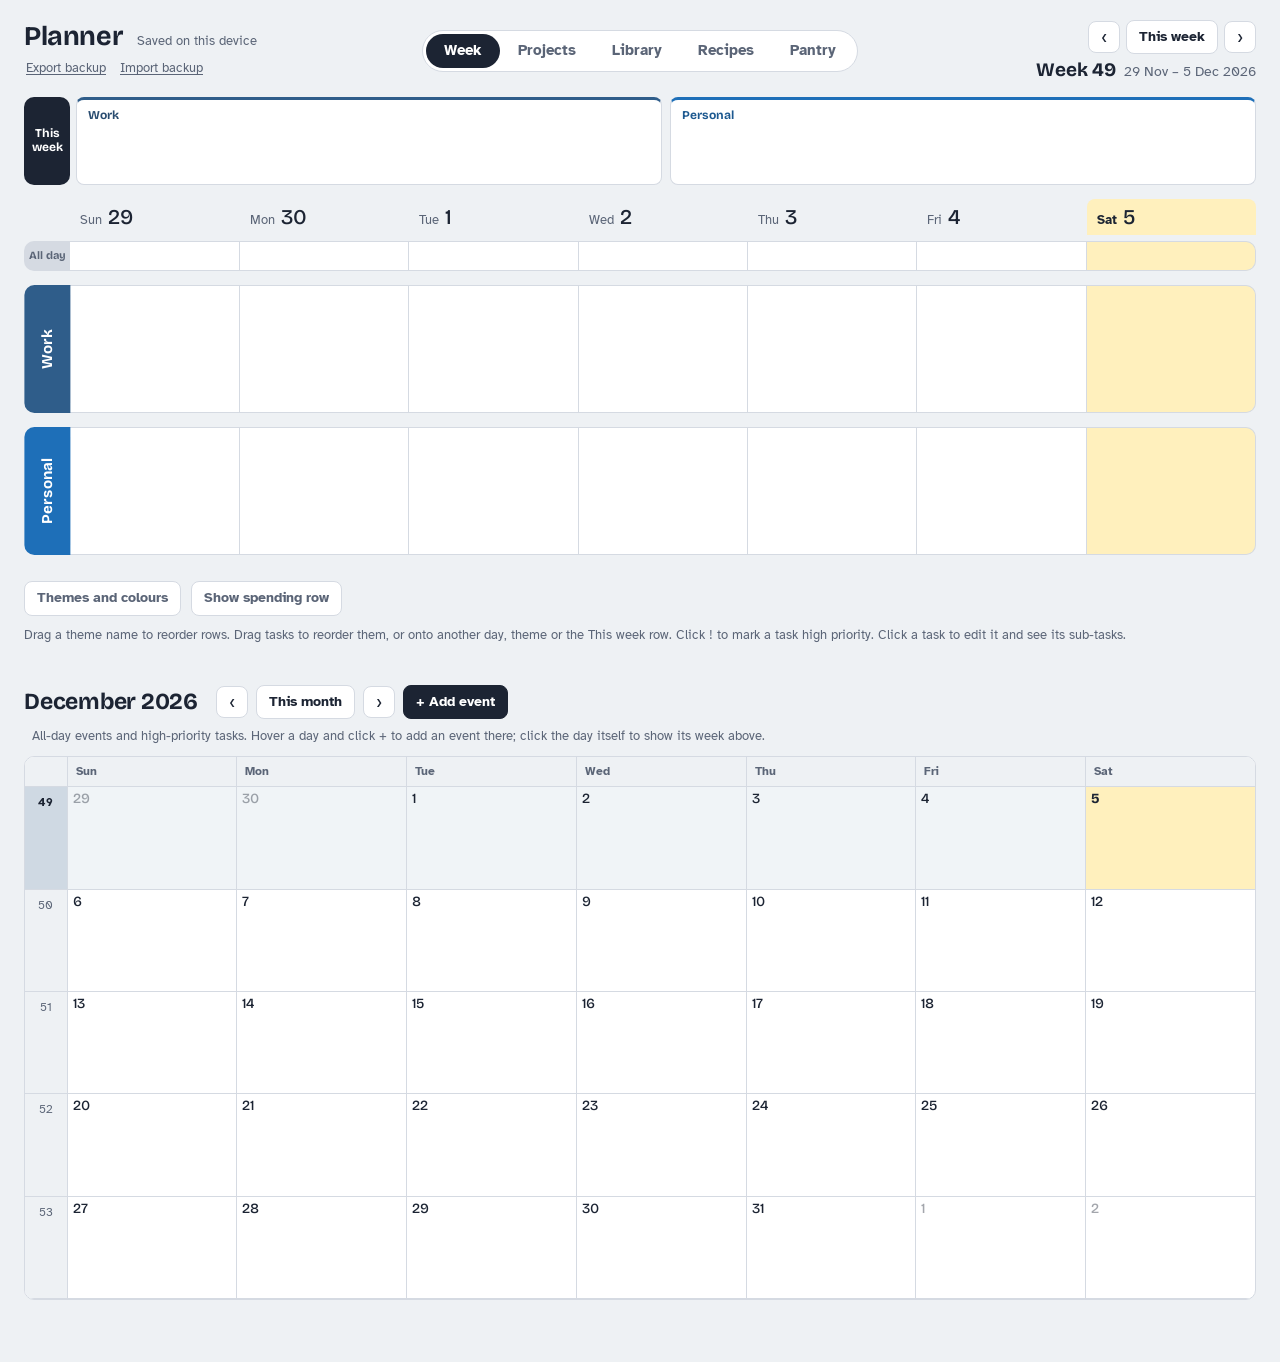
<file: index.html>
<!doctype html>
<html lang="en">
<head>
<meta charset="utf-8">
<meta name="viewport" content="width=device-width, initial-scale=1, viewport-fit=cover">
<title>Planner</title>
<link rel="preconnect" href="https://fonts.googleapis.com">
<link rel="preconnect" href="https://fonts.gstatic.com" crossorigin>
<link href="https://fonts.googleapis.com/css2?family=Atkinson+Hyperlegible:ital,wght@0,400;0,700;1,400&family=Bricolage+Grotesque:opsz,wght@12..96,500;12..96,700&display=swap" rel="stylesheet">
<style>
:root{
  --prio:#D2452E; --miss:#C62828; --ok:#16A34A; --rd:#E0A100; --star:#8B5CF6;
  --paper:#EEF1F4; --sheet:#FFFFFF; --ink:#1C2433; --muted:#5B6577; --line:#D5DAE2;
  --hibase:#FFC400; --hi:color-mix(in srgb,var(--hibase) 26%,#fff); --focus:#2F5D8A; --danger:#B3261E;
  --display:"Bricolage Grotesque", "Segoe UI", system-ui, sans-serif;
  --body:"Atkinson Hyperlegible", "Segoe UI", system-ui, sans-serif;
  color-scheme:light;
  box-sizing:border-box;
  padding-top:env(safe-area-inset-top,0px);
  padding-bottom:env(safe-area-inset-bottom,0px);
}
@media (prefers-color-scheme:dark){
  :root:not([data-theme="light"]){
    --paper:#141922; --sheet:#1C2230; --ink:#E6EAF0; --muted:#98A2B4; --line:#2E3647;
    --hi:color-mix(in srgb,var(--hibase) 20%,#1C2230); --focus:#8FB4DC; --danger:#F2877E; --ok:#3DDC6B; --rd:#F2B84B; --star:#B79CFF; color-scheme:dark;
  }
}
:root[data-theme="dark"]{
  --paper:#141922; --sheet:#1C2230; --ink:#E6EAF0; --muted:#98A2B4; --line:#2E3647;
  --hi:color-mix(in srgb,var(--hibase) 20%,#1C2230); --focus:#8FB4DC; --danger:#F2877E; --ok:#3DDC6B; --rd:#F2B84B; --star:#B79CFF; color-scheme:dark;
}
*,*::before,*::after{box-sizing:inherit}
html{scroll-padding-top:env(safe-area-inset-top,0px)}
body{margin:0;background:var(--paper);color:var(--ink);font:15px/1.45 var(--body);-webkit-font-smoothing:antialiased}
button,input,select{font:inherit;color:inherit}
:focus-visible{outline:2px solid var(--focus);outline-offset:2px}
@media (prefers-reduced-motion:reduce){*{transition:none!important}}

/* Header */
.top{display:grid;grid-template-columns:minmax(0,1fr) auto minmax(0,1fr);align-items:center;gap:12px 24px;padding:20px 24px 14px;max-width:1800px;margin:0 auto}
.top .tabs{justify-self:center}
.top .weeknav{justify-self:end;flex-wrap:wrap;justify-content:flex-end}
@media (max-width:900px){ .top{grid-template-columns:1fr} .top .brand,.top .weeknav{justify-self:center;justify-content:center} }
.brand{display:flex;flex-wrap:wrap;align-items:baseline;gap:6px 14px;justify-self:start;min-width:0}
.backup{display:flex;gap:10px}
h1{font:700 27px/1 var(--display);margin:0;letter-spacing:-.015em}
.sync{font-size:13px;color:var(--muted)}
.tabs{display:flex;background:var(--sheet);border:1px solid var(--line);border-radius:999px;padding:3px}
.tabs button{border:0;background:none;font-weight:700;color:var(--muted);padding:6px 18px;border-radius:999px;cursor:pointer}
.tabs button[aria-selected="true"]{background:var(--ink);color:var(--sheet)}
.weeknav{display:flex;align-items:center;gap:6px}
.weeknav[hidden]{display:none}
.wlabel{margin-left:10px;display:flex;align-items:baseline;gap:8px;white-space:nowrap}
.wlabel b{font:700 19px/1 var(--display)}
.wlabel span{color:var(--muted);font-size:14px}
button.icon{width:32px;height:32px;border-radius:8px;border:1px solid var(--line);background:var(--sheet);font-size:18px;line-height:1;cursor:pointer;display:inline-grid;place-items:center;padding:0}
button.icon:disabled{opacity:.35;cursor:default}
button.icon.sm{width:28px;height:28px;font-size:14px}
button.pill{border:1px solid var(--line);background:var(--sheet);font-weight:700;font-size:14px;padding:6px 12px;border-radius:8px;cursor:pointer}
button.pill.primary{background:var(--ink);color:var(--sheet);border-color:var(--ink)}
button.icon:hover:not(:disabled),button.pill:hover{border-color:var(--muted)}

main{max-width:1800px;margin:0 auto;padding:0 24px 56px}

/* Week */
.weekscroll{overflow-x:auto;padding-bottom:8px}
.week{display:grid;grid-template-columns:2.9rem repeat(7,minmax(8.5rem,1fr));min-width:1000px}
/* This-week row */
.wklabel{grid-column:1;background:var(--ink);color:var(--sheet);border-radius:10px;font:700 12px/1.1 var(--display);
  display:flex;align-items:center;justify-content:center;text-align:center;padding:6px 2px;margin-bottom:14px}
.wkrow{grid-column:2/-1;display:grid;grid-auto-flow:column;grid-auto-columns:minmax(9rem,1fr);gap:8px;margin:0 0 14px 6px}
.wkrow .cell.wkcol{margin-top:0;border:1px solid var(--line);border-top:3px solid var(--c);border-radius:8px;min-height:5.5rem;background:var(--sheet)}
.wkthm{font:700 12px/1.2 var(--display);color:color-mix(in srgb,var(--c) 70%,var(--ink));padding:2px 5px 3px}
.wkrow .task{font-size:13.5px}
.dayhead{padding:8px 10px 6px;display:flex;align-items:baseline;gap:6px;color:var(--muted);font-size:13px;border-radius:8px 8px 0 0}
.dayhead .dnum{font:500 21px/1 var(--display);color:var(--ink)}
.dayhead.today{background:var(--hi)}
.dayhead.today .dow{color:var(--ink);font-weight:700}
.spine{grid-column:1;margin-top:14px;border:0;border-radius:0 10px 10px 0;background:var(--c);color:var(--on,#fff);
  writing-mode:vertical-rl;transform:rotate(180deg);font:700 15px/1 var(--display);letter-spacing:.01em;cursor:pointer;
  padding:14px 0;display:flex;align-items:center;justify-content:center;min-height:8rem;overflow:hidden;text-overflow:ellipsis;white-space:nowrap}
.spine:hover{filter:brightness(1.08)}
.spine[draggable="true"]{cursor:grab}
.spine.dragging{opacity:.45}
.spine.over{outline:3px solid var(--focus);outline-offset:2px}
.band-first{margin-top:0}
.cell{margin-top:14px;background:var(--sheet);border-top:1px solid var(--line);border-bottom:1px solid var(--line);border-right:1px solid var(--line);
  min-height:8rem;padding:6px;display:flex;flex-direction:column;gap:2px;min-width:0}
.cell.last{border-radius:0 10px 10px 0}
.cell.today{background:var(--hi)}
.weekhead{align-items:center}
.dayhead{position:relative}
.colgrip{position:absolute;top:0;right:-5px;width:10px;height:var(--gh,100%);z-index:3;cursor:col-resize;touch-action:none}
.colgrip::after{content:"";position:absolute;left:4px;top:0;bottom:0;width:2px;border-radius:1px;background:transparent}
.colgrip:hover::after,.colgrip.active::after,.colgrip:focus-visible::after{background:var(--focus)}
.colgrip:focus-visible{outline:none}
body.resizing{cursor:col-resize;user-select:none}
.weekhead .wk{font:700 15px/1 var(--display);color:var(--ink)}
.cell.wkcol{background:color-mix(in srgb,var(--sheet) 55%,var(--paper));border-right:1px dashed var(--line)}
.carry{border:0;background:none;color:var(--muted);font-size:12px;text-align:left;padding:3px 4px;cursor:pointer;text-decoration:underline;text-underline-offset:2px}
.carry:hover{color:var(--ink)}
.adblank{border-top:1px solid var(--line);border-bottom:1px solid var(--line);border-right:1px dashed var(--line);
  background:color-mix(in srgb,var(--sheet) 55%,var(--paper))}
.cell.over,.sect.over{outline:2px dashed var(--c);outline-offset:-3px}
.sect{border-radius:6px;padding:1px 0 2px;min-height:2.1rem}
.sect+.sect{border-top:1px solid color-mix(in srgb,var(--line) 70%,transparent);margin-top:2px;padding-top:3px}
.secthd{font:700 11px/1.2 var(--display);color:color-mix(in srgb,var(--c) 65%,var(--muted));padding:2px 5px 1px;letter-spacing:.01em}
.secthd .addsec{border:0;background:none;color:var(--muted);font:inherit;cursor:pointer;padding:0 4px;opacity:0;border-radius:3px}
.sect:hover .addsec,.addsec:focus-visible{opacity:1}
@media (hover:none){.addsec{opacity:.7}}
.sect.water{min-height:0}
.wcount{margin-left:6px;font-weight:500;color:var(--muted);font-variant-numeric:tabular-nums}
.sect.water.met .wcount{color:#1E88E5;font-weight:700}
.drops{display:flex;flex-wrap:wrap;gap:3px;align-items:center;padding:3px 5px 2px}
.drop{width:12px;height:12px;padding:0;border:0;cursor:pointer;background:var(--line);border-radius:50% 0 50% 50%;transform:rotate(-45deg);margin:1px}
.drop.on{background:#3DA5FF}
.drop:hover{background:#7CC2FF}
.dropplus{border:0;background:none;color:var(--muted);font-size:13px;font-weight:700;cursor:pointer;padding:0 3px;line-height:1;border-radius:3px}
.dropplus:hover{color:var(--ink);background:var(--paper)}
.secin{grid-column:1/-1;font-size:13px;padding:4px 8px;border:1px solid var(--line);border-radius:6px;background:var(--paper)}
.band-first.cell,.band-first.spine{margin-top:0}
.tasks{list-style:none;margin:0;padding:0;display:flex;flex-direction:column;gap:1px}
.task{display:grid;grid-template-columns:auto 1fr auto auto;gap:1px 6px;align-items:start;padding:4px 4px 4px 5px;border-radius:6px;font-size:14px;line-height:1.35}
.task:hover{background:color-mix(in srgb,var(--paper) 80%,transparent)}
.task.dragging{opacity:.4}
.task.prio{background:linear-gradient(var(--prio),var(--prio)) left/3px 100% no-repeat,color-mix(in srgb,var(--prio) 11%,transparent)}
.task.prio>.tbody>.txt{font-weight:700}
.cbx{border:0;background:none;padding:0;width:15px;color:var(--muted);font-size:14px;line-height:1.35;cursor:pointer;text-align:center;border-radius:3px}
.cbx:hover{color:var(--ink)}
.cbx.done{color:var(--ok);font-weight:900;font-size:15px}
.cbx.missed{color:var(--miss);font-weight:900;font-size:17px;-webkit-text-stroke:.8px var(--miss)}
.step.missed .txt{color:var(--muted)}
.task.missed>.tbody>.txt{color:var(--muted)}
.flag{border:0;background:none;color:var(--muted);cursor:pointer;font:700 14px/1 var(--display);padding:0 3px;opacity:0;border-radius:4px}
.flag:hover{color:var(--prio)}
.task:hover .flag,.task:focus-within .flag{opacity:1}
.flag[aria-pressed="true"]{opacity:1;color:var(--prio)}
@media (hover:none){.flag{opacity:.7}}
.task.drop-before{box-shadow:inset 0 2px 0 var(--c)}
.task.drop-after{box-shadow:inset 0 -2px 0 var(--c)}
.task input[type=checkbox]{margin:2px 0 0;accent-color:var(--c);width:15px;height:15px;cursor:pointer}
.txt{cursor:text;overflow-wrap:anywhere;border-radius:3px}
.task.tagged>.tbody>.txt{color:color-mix(in srgb,var(--tg) 72%,var(--ink))}
.task.tagged>.tbody>.txt::before{content:"";display:inline-block;width:8px;height:8px;border-radius:50%;background:var(--tg);margin-right:5px;vertical-align:1px}
.tagrow{display:flex;flex-wrap:wrap;gap:4px;align-items:center;margin-top:5px;font-size:12px;color:var(--muted)}
.tagchip{border:1px solid var(--line);background:var(--sheet);border-radius:999px;padding:1px 8px;font-size:12px;cursor:pointer;display:inline-flex;align-items:center;gap:4px;color:var(--ink)}
.tagchip i{width:8px;height:8px;border-radius:50%;background:var(--tg)}
.tagchip[aria-pressed="true"]{border-color:var(--tg);background:color-mix(in srgb,var(--tg) 18%,var(--sheet));font-weight:700}
.task.done>.tbody>.txt,.step.done .txt{text-decoration:line-through;color:var(--muted)}
.gtag{display:block;font-size:12px;font-weight:700;color:color-mix(in srgb,var(--c) 70%,var(--ink));margin-top:1px}
.gtag::before{content:"";display:inline-block;width:6px;height:6px;background:var(--c);transform:rotate(45deg);margin:0 6px 1px 1px}
.x{border:0;background:none;color:var(--muted);cursor:pointer;font-size:17px;line-height:1;padding:0 3px;opacity:0;border-radius:4px}
.x:hover{color:var(--danger)}
.task:hover .x,.task:focus-within .x{opacity:1}
.addbtn{margin-top:1px;text-align:left;border:0;background:none;color:var(--muted);font-size:13px;padding:5px;border-radius:6px;cursor:pointer;opacity:0}
.zone:hover>.addbtn,.addbtn:focus-visible{opacity:1}
.addbtn:hover{background:var(--paper);color:var(--ink)}
@media (hover:none){.x,.addbtn{opacity:.7}}
.tbody{min-width:0}
.logtoggle{display:block;border:0;background:none;color:var(--muted);font-size:12px;padding:2px 0 0;cursor:pointer;text-align:left}
.logtoggle:hover{color:var(--ink)}
.logtoggle.none{opacity:0}
.task:hover .logtoggle.none,.logtoggle.none:focus-visible,.logtoggle.none[aria-expanded="true"]{opacity:1}
@media (hover:none){.logtoggle.none{opacity:.7}}
.log{list-style:none;margin:3px 0 2px;padding:0}
.tfull{grid-column:1/-1;min-width:0}
.lchk{border:0;background:none;padding:0;width:15px;color:var(--muted);font-size:13px;line-height:1.35;cursor:pointer;text-align:center;border-radius:3px}
.lchk:hover{color:var(--ink)}
.lchk.on{color:var(--ok);font-weight:900;font-size:14px}
.log li{display:grid;grid-template-columns:15px 1fr auto;gap:6px;align-items:start;font-size:13px;line-height:1.35;padding:2px 0}
.logadd{width:100%;font-size:13px;padding:3px 6px;border:1px dashed var(--line);border-radius:5px;background:none;margin-top:4px}
.logadd:focus{outline:none;border-style:solid;border-color:var(--c)}
.editor{width:100%;font-size:14px;padding:4px 6px;border:1px solid var(--c);border-radius:6px;background:var(--sheet)}
.editor:focus{outline:none;box-shadow:0 0 0 2px color-mix(in srgb,var(--c) 35%,transparent)}
.weekfoot{margin-top:18px;display:flex;gap:10px;align-items:center;color:var(--muted);font-size:13px;flex-wrap:wrap}

/* All-day strip */
.allday{grid-column:1/-1;display:grid;grid-template-columns:subgrid;margin-top:6px}
.adlabel{grid-column:1;background:var(--line);color:var(--muted);border-radius:10px 0 0 10px;font:700 11px/1.1 var(--display);
  display:flex;align-items:center;justify-content:center;text-align:center;padding:4px 2px}
.adcell{border:0;border-top:1px solid var(--line);border-bottom:1px solid var(--line);border-right:1px solid var(--line);border-radius:0;
  background:var(--sheet);cursor:pointer;display:flex;align-items:flex-end;padding:3px 7px;min-height:30px}
.adcell.last{border-radius:0 10px 10px 0}
.adcell.today{background:var(--hi)}
.adplus{color:var(--muted);font-size:13px;opacity:0}
.adcell:hover .adplus,.adcell:focus-visible .adplus{opacity:1}
@media (hover:none){.adplus{opacity:.6}}
.adev{position:relative;z-index:1;margin:4px 4px 0;min-width:0;border:0;border-left:3px solid var(--c);display:flex;align-items:center;gap:4px;
  background:color-mix(in srgb,var(--c) 20%,var(--sheet));color:var(--ink);font-size:13px;font-weight:700;text-align:left;
  padding:2px 7px;border-radius:5px;white-space:nowrap;overflow:hidden;text-overflow:ellipsis;cursor:pointer}
.adev:hover{background:color-mix(in srgb,var(--c) 30%,var(--sheet))}
.evform{display:grid;gap:12px;margin:12px 0 18px}
.evform label{display:grid;gap:4px;font-size:13px;color:var(--muted);font-weight:700}
.evform input[type=text],.evform input[type=date],.evform select{font-size:15px;font-weight:400;padding:6px 8px;border:1px solid var(--line);border-radius:6px;background:var(--paper)}
.evdates{display:grid;grid-template-columns:1fr 1fr;gap:10px}
.evform textarea{font:inherit;font-size:15px;font-weight:400;padding:6px 8px;border:1px solid var(--line);border-radius:6px;background:var(--paper);resize:vertical;min-height:3.2em}
.evform label.chk{display:flex;align-items:center;gap:8px;font-weight:400;color:var(--ink);font-size:14px}
.evacts{display:flex;gap:8px;align-items:center}
.evacts .spacer{flex:1}

/* Goals */
.gbar{display:flex;flex-wrap:wrap;gap:10px 16px;align-items:center;margin:6px 0 20px}
.chips{display:flex;flex-wrap:wrap;gap:6px}
.chip{border:1px solid var(--line);background:var(--sheet);border-radius:999px;padding:5px 12px;font-size:14px;cursor:pointer;display:inline-flex;gap:7px;align-items:center}
.chip[aria-pressed="true"]{border-color:var(--ink);box-shadow:inset 0 0 0 1px var(--ink);font-weight:700}
.chip i{width:9px;height:9px;border-radius:50%;background:var(--c)}
.goals{display:grid;grid-template-columns:1fr;gap:22px;align-items:start}
.projwrap{display:grid;grid-template-columns:15.5rem minmax(0,1fr);gap:26px;align-items:start}
.ptoc .pitem{display:flex;align-items:center;gap:7px;width:100%;border:0;background:none;text-align:left;cursor:pointer;color:var(--ink);border-radius:6px;padding:6px 7px;font:700 14px/1.25 var(--display)}
.ptoc .pitem:hover{background:var(--sheet)}
.ptoc .pitem i{width:9px;height:9px;border-radius:50%;background:var(--c);flex:none}
.ptoc .pitem .pt{margin-left:0!important;flex:1;min-width:0;overflow:hidden;text-overflow:ellipsis;white-space:nowrap}
.ptoc .pitem .pn{color:var(--muted);font:400 12px/1 var(--body);font-variant-numeric:tabular-nums}
.ptoc .pitem.on{background:var(--sheet);box-shadow:inset 3px 0 0 var(--c)}
.ptoc .pitem:not(.on) .pt{color:var(--muted)}
.ptoc li.gdrop-before .pitem{box-shadow:inset 0 2px 0 var(--focus)}
.ptoc li.gdrop-after .pitem{box-shadow:inset 0 -2px 0 var(--focus)}
.ptoc .pacts{display:flex;gap:10px;margin-top:10px;padding-top:8px;border-top:1px solid var(--line)}
.ptoc .pdone{margin-top:14px;font-size:12px;color:var(--muted)}
.pcollapse{border:1px solid var(--line);background:var(--sheet);color:var(--muted);cursor:pointer;font-size:12px;font-weight:700;padding:3px 9px;border-radius:999px;white-space:nowrap}
.pcollapse:hover{color:var(--ink);border-color:var(--ink)}
.pempty{color:var(--muted);border:1.5px dashed var(--line);border-radius:10px;padding:28px 22px;max-width:46rem}
@media (max-width:900px){
  .projwrap{grid-template-columns:1fr;gap:8px}
  .ptoc{position:static;max-height:none;overflow:visible;border-bottom:1px solid var(--line);padding-bottom:10px}
  .ptoc ul{display:flex;flex-wrap:wrap;gap:6px}
  .ptoc .pitem{border:1px solid var(--line);border-radius:999px;padding:4px 11px;font-size:13px;width:auto}
}
.ghead{display:flex;align-items:center;gap:6px}
.ghandle{cursor:grab;color:var(--muted);font-size:17px;line-height:1;padding:2px 3px;border-radius:4px;user-select:none}
.ghandle:hover{color:var(--ink);background:var(--paper)}
.goal.dragging{opacity:.45}
.goal.gdrop-before{box-shadow:0 -4px 0 var(--focus)}
.goal.gdrop-after{box-shadow:0 4px 0 var(--focus)}
.gmove{border:0;background:none;color:var(--muted);cursor:pointer;font-size:14px;padding:0 3px;border-radius:4px}
.gmove:hover{color:var(--ink)}
.gmove:disabled{visibility:hidden}
.goal{background:var(--sheet);border:1px solid var(--line);border-left:6px solid var(--c);border-radius:10px;padding:14px 16px 16px}
.gtitle{width:100%;border:0;border-bottom:1px solid transparent;background:none;font:700 20px/1.25 var(--display);padding:2px 0 3px}
.gtitle:focus{outline:none;border-bottom-color:var(--c)}
.gtitle::placeholder{color:var(--muted);font-weight:500}
.gmeta{display:flex;flex-wrap:wrap;gap:8px 14px;align-items:center;font-size:13px;color:var(--muted);margin-top:8px}
.gmeta select,.gmeta input{font-size:13px;background:var(--paper);border:1px solid var(--line);border-radius:6px;padding:3px 6px}
.gmeta .spacer{margin-left:auto}
.link{border:0;background:none;color:var(--muted);font-size:13px;cursor:pointer;text-decoration:underline;text-underline-offset:2px;padding:2px}
.link:hover{color:var(--ink)}
.link.danger{color:var(--danger);font-weight:700}
.progress{display:flex;align-items:center;gap:10px;margin:14px 0 4px;font-size:13px;color:var(--muted)}
.bar{flex:1;height:6px;background:var(--paper);border-radius:3px;overflow:hidden}
.bar i{display:block;height:100%;background:var(--c);transition:width .25s ease}
.steps{list-style:none;margin:6px 0 0;padding:0}
.step{display:grid;grid-template-columns:auto 1fr auto;gap:2px 7px;align-items:start;padding:5px 0;border-bottom:1px solid var(--line);font-size:14px;line-height:1.35}
.step .sdate{grid-column:2;justify-self:start;margin-left:-4px}
.step:not(:hover):not(:focus-within) .sdate.unset{opacity:0}
.sublog{grid-column:2/-1;margin:2px 0 1px}
.addsubt{grid-column:2;justify-self:start;border:0;background:none;color:var(--muted);font-size:12px;padding:0 0 1px;cursor:pointer;opacity:0}
.step:hover .addsubt,.addsubt:focus-visible{opacity:1}
@media (hover:none){.addsubt{opacity:.7}}
.addsubt:hover{color:var(--ink)}
.subin{grid-column:2/-1;font-size:13px;padding:3px 6px;border:1px solid var(--c);border-radius:5px;background:var(--sheet);margin:2px 0}
.subin:focus{outline:none}
.scount{margin-left:6px;font-size:11px;color:var(--muted);font-variant-numeric:tabular-nums}
.subs{display:flex;gap:12px;overflow-x:auto;padding:4px 2px 8px;margin-top:12px;align-items:flex-start}
.sub{flex:0 0 15.5rem;background:color-mix(in srgb,var(--paper) 70%,var(--sheet));border:1px solid var(--line);border-top:3px solid var(--c);border-radius:8px;padding:9px 11px 11px}
.subhd{display:flex;align-items:center;gap:4px}
.subtitle{flex:1;min-width:0;border:0;border-bottom:1px solid transparent;background:none;font:700 15px/1.25 var(--display);padding:2px 0}
.subtitle:focus{outline:none;border-bottom-color:var(--c)}
.subtitle::placeholder{color:var(--muted);font-weight:500}
.submove{border:0;background:none;color:var(--muted);cursor:pointer;font-size:14px;padding:0 3px;opacity:0;border-radius:4px}
.sub:hover .submove,.submove:focus-visible{opacity:1}
.submove:disabled{visibility:hidden}
.subprog{display:flex;align-items:center;gap:8px;font-size:12px;color:var(--muted);margin:6px 0 2px}
.subprog .bar{height:4px}
.sub .addstep{margin-top:8px;font-size:13px;padding:6px 8px}
.subfoot{display:flex;justify-content:flex-end;margin-top:6px}
.addsub{flex:0 0 11rem;align-self:stretch;min-height:7rem;border:1.5px dashed var(--line);border-radius:8px;background:none;color:var(--muted);font-weight:700;font-size:14px;cursor:pointer}
.addsub:hover{border-color:var(--c);color:var(--ink)}
.addsub{white-space:pre-line}
.goal:not(.recipe) .subs{display:grid;grid-template-columns:repeat(auto-fill,minmax(15.5rem,1fr));overflow-x:visible;align-items:start}
.goal:not(.recipe) .subs .sub{min-width:0}
.goal:not(.recipe) .subs .addsub{align-self:stretch}
.goal:not(.recipe) .sub .steps.capped{max-height:var(--sh);overflow-y:auto;overscroll-behavior:contain;scrollbar-width:thin;padding-right:4px;border-bottom:1px solid var(--line);box-shadow:inset 0 -10px 8px -8px color-mix(in srgb,var(--ink) 18%,transparent)}
.step input[type=checkbox]{accent-color:var(--c);width:16px;height:16px;margin:0;cursor:pointer}
.step .x{opacity:.55}
.sdate{font-size:12px;color:var(--muted);background:none;border:1px solid transparent;border-radius:6px;padding:2px 4px;max-width:9.5rem}
.sdate:hover,.sdate:focus{border-color:var(--line)}
.sdate.unset{opacity:.5}
.sdate.unset:hover,.sdate.unset:focus{opacity:1}
.addstep{width:100%;margin-top:10px;font-size:14px;padding:7px 9px;border:1px dashed var(--line);border-radius:6px;background:none}
.addstep:focus{outline:none;border-style:solid;border-color:var(--c)}
.empty{color:var(--muted);max-width:56ch;padding:20px 0}
h2.sub{font:500 17px/1.2 var(--display);color:var(--muted);margin:36px 0 8px}
.donelist{list-style:none;margin:0;padding:0;max-width:40rem}
.donegoal{display:flex;gap:12px;align-items:center;padding:8px 0;border-bottom:1px solid var(--line)}
.donegoal i{width:9px;height:9px;border-radius:50%;background:var(--c);flex:none}
.donegoal span{margin-right:auto;text-decoration:line-through;color:var(--muted)}

/* Theme dialog */
dialog{border:1px solid var(--line);border-radius:12px;background:var(--sheet);color:var(--ink);padding:18px 20px 20px;width:min(92vw,32rem)}
dialog::backdrop{background:rgb(20 25 34 / .45)}
.dlghead{display:flex;justify-content:space-between;align-items:center;margin-bottom:4px}
.dlghead h2{font:700 21px/1 var(--display);margin:0}
.dlgnote{color:var(--muted);font-size:13px;margin:4px 0 8px}
.trow{display:grid;grid-template-columns:1fr auto;gap:8px 10px;padding:12px 0;border-bottom:1px solid var(--line);align-items:center}
.trow .name{font-weight:700;padding:5px 8px;border:1px solid var(--line);border-left:6px solid var(--c);border-radius:6px;background:var(--paper);min-width:0}
.tacts{display:flex;gap:4px;align-items:center}
.showlbl{display:inline-flex;align-items:center;gap:4px;font-size:13px;color:var(--muted);margin-right:4px;cursor:pointer}
.swatches{grid-column:1/-1;display:flex;gap:7px;flex-wrap:wrap;align-items:center}
.sw{width:22px;height:22px;border-radius:50%;border:2px solid var(--sheet);background:var(--sw);cursor:pointer;box-shadow:0 0 0 1px var(--line);padding:0}
.sw[aria-pressed="true"]{box-shadow:0 0 0 2px var(--ink)}
.swatches .link{margin-left:auto}
.swpick{width:26px;height:26px;padding:0;border:1px dashed var(--muted);border-radius:50%;background:none;cursor:pointer;overflow:hidden}
.swpick.on{border:2px solid var(--ink)}
.swpick::-webkit-color-swatch-wrapper{padding:2px}
.swpick::-webkit-color-swatch{border:0;border-radius:50%}
.swpick::-moz-color-swatch{border:0;border-radius:50%}
#addTheme,#addEvType,#addTag{margin-top:12px}
.amt{margin-left:6px;font-size:12px;font-weight:700;color:var(--muted);white-space:nowrap;font-variant-numeric:tabular-nums}
.task.done>.tbody>.amt{color:var(--muted)}
.spentrow{display:flex;align-items:center;gap:6px;margin-top:6px;font-size:12px;color:var(--muted)}
.amttot{font-weight:700;color:var(--ink);white-space:nowrap;font-variant-numeric:tabular-nums}
.amttot.bad{color:var(--danger)}
.spentrow input{width:11rem;max-width:100%;font-size:13px;padding:3px 6px;border:1px solid var(--line);border-radius:5px;background:var(--sheet);font-variant-numeric:tabular-nums}
.spentrow input:focus{outline:none;border-color:var(--c)}
.spine.spendspine{cursor:default}
.cell.spend{min-height:4.2rem;background:color-mix(in srgb,var(--sheet) 70%,var(--paper));gap:3px;padding:7px 8px}
.cell.spend.today{background:var(--hi)}
.stot{font:700 16px/1.1 var(--display);font-variant-numeric:tabular-nums}
.stot.zero{color:var(--muted);font-weight:500}
.sline{display:flex;align-items:center;gap:5px;font-size:12px;color:var(--muted);font-variant-numeric:tabular-nums;min-width:0}
.sline i{width:7px;height:7px;border-radius:50%;background:var(--c);flex:none}
.sline span{overflow:hidden;text-overflow:ellipsis;white-space:nowrap;flex:1}
.moneyrow{display:flex;flex-wrap:wrap;gap:10px 18px;align-items:center;margin-top:8px;font-size:14px}
.moneyrow select{font-size:14px;padding:4px 6px;border:1px solid var(--line);border-radius:6px;background:var(--paper)}
/* Library */
.libbar{display:flex;flex-wrap:wrap;gap:10px 14px;align-items:center;margin:6px 0 18px}
.libsearch{flex:1 1 16rem;max-width:26rem;font-size:15px;padding:7px 10px;border:1px solid var(--line);border-radius:8px;background:var(--sheet)}
.libsearch:focus{outline:none;border-color:var(--focus)}
.libcount{color:var(--muted);font-size:13px}
.libbar select{font-size:14px;padding:5px 6px;border:1px solid var(--line);border-radius:6px;background:var(--sheet)}
.ggroup{margin-bottom:34px}
.ggroup,.genre{scroll-margin-top:1rem}
.libwrap{display:grid;grid-template-columns:15.5rem minmax(0,1fr);gap:30px;align-items:start}
.toc{position:sticky;top:calc(env(safe-area-inset-top,0px) + 12px);max-height:calc(100vh - 24px);overflow:auto;padding:4px 6px 12px 0;font-size:13px}
.tochd{display:flex;align-items:baseline;justify-content:space-between;margin:0 0 8px;padding-bottom:6px;border-bottom:1px solid var(--line)}
.tochd b{font:700 13px/1 var(--display);text-transform:uppercase;letter-spacing:.06em;color:var(--muted)}
.toc ul{list-style:none;margin:0;padding:0}
.toc li{margin:0}
.toc button{display:flex;width:100%;align-items:baseline;gap:6px;border:0;background:none;text-align:left;cursor:pointer;color:var(--ink);border-radius:5px;padding:3px 6px}
.toc button:hover{background:var(--sheet)}
.toc button:disabled{opacity:.35;cursor:default;background:none}
.toc button span{margin-left:auto;color:var(--muted);font-variant-numeric:tabular-nums;font-size:12px}
.toc .tg{font:700 14px/1.25 var(--display);margin-top:8px}
.tocg>li:first-child>.tg{margin-top:0}
.toc .ts{padding-left:16px;color:var(--muted);line-height:1.3}
.toc .ts.on,.toc .tg.on{color:var(--ink);background:var(--sheet);box-shadow:inset 3px 0 0 var(--focus)}
@media (max-width:900px){
  .libwrap{grid-template-columns:1fr;gap:6px}
  .toc{position:static;max-height:none;overflow:visible;padding:0 0 10px;border-bottom:1px solid var(--line);margin-bottom:10px}
  .toc .tocs{display:none}
  .tocg{display:flex;flex-wrap:wrap;gap:6px}
  .toc .tg{margin-top:0;border:1px solid var(--line);border-radius:999px;background:var(--sheet);font-size:13px;padding:4px 11px}
}
.ggrouphd{display:flex;flex-wrap:wrap;align-items:baseline;gap:6px 10px;border-bottom:3px solid var(--ink);padding-bottom:6px;margin-bottom:14px}
.ggrouphd .gtoggle h2{font:700 24px/1.15 var(--display);letter-spacing:-.01em}
.ggrouphd .gname{font-size:24px}
.ggroup>.genre{margin-left:14px}
.genre{margin-bottom:22px}
.genrehd{flex-wrap:wrap}
.genrehd select{font-size:12px;padding:2px 4px;border:1px solid var(--line);border-radius:5px;background:var(--sheet);color:var(--muted)}
.genrehd{display:flex;align-items:baseline;gap:10px;border-bottom:2px solid var(--line);padding-bottom:5px;margin-bottom:8px}
.gtoggle{border:0;background:none;padding:0;cursor:pointer;display:flex;align-items:baseline;gap:8px;text-align:left}
.gtoggle h2,.gtoggle h3{font:700 17px/1.2 var(--display);margin:0}
.gtoggle .chev{color:var(--muted);font-size:13px;width:1em;display:inline-block}
.gcount{color:var(--muted);font-size:13px;font-variant-numeric:tabular-nums}
.genrehd .spacer{flex:1}
.gname{font:700 18px/1.2 var(--display);border:0;border-bottom:1px solid var(--focus);background:none;padding:0 0 1px;min-width:12rem}
.gname:focus{outline:none}
.booklist{list-style:none;margin:0;padding:0;display:grid;grid-template-columns:repeat(auto-fill,minmax(min(100%,19rem),1fr));gap:2px 18px}
.book{display:grid;grid-template-columns:1fr auto;grid-auto-rows:min-content;align-content:start;gap:0 8px;align-items:baseline;width:100%;border:0;background:none;text-align:left;padding:6px 8px;border-radius:6px;cursor:pointer}
.book:hover{background:var(--sheet)}
.book .bt{font-weight:700;font-size:14.5px;line-height:1.3;overflow-wrap:anywhere}
.book .ba{grid-column:1;font-size:13px;color:var(--muted);line-height:1.3}
.bv{display:inline-block;margin-left:7px;font-size:11px;font-weight:700;color:var(--ink);background:var(--paper);border:1px solid var(--line);border-radius:999px;padding:0 7px;vertical-align:1px;white-space:nowrap}
.bkser{display:flex;gap:10px;align-items:end;flex-wrap:wrap}
.bkser label:first-child input{width:6rem}
.bkser label:last-child{flex:1;min-width:12rem}
.mchips{display:flex;flex-wrap:wrap;gap:5px;margin-top:-4px}
.mchip{display:inline-flex;align-items:center;gap:4px;font-size:12px;border:1px solid var(--line);border-radius:999px;padding:2px 4px 2px 9px;background:var(--paper)}
.mchip button{border:0;background:none;color:var(--muted);cursor:pointer;font-size:14px;line-height:1;padding:0 3px}
.addrow .av{width:5.5rem;flex:none}
.book .bl{grid-row:1;grid-column:2;font-size:11px;font-weight:700;color:var(--muted);border:1px solid var(--line);border-radius:999px;padding:0 7px;white-space:nowrap}
.book .bn{grid-column:1/-1;font-size:12px;color:var(--muted);font-style:italic;margin-top:1px}
.bookrow{display:flex;align-items:stretch;border-radius:6px}
.bookrow[draggable="true"] .book{cursor:grab}
.bookrow.dragging{opacity:.4}
.genre.over{outline:2px dashed var(--focus);outline-offset:4px;border-radius:6px;background:color-mix(in srgb,var(--focus) 6%,transparent)}
body.bookdrag .genre{min-height:2.4rem}
.bookrow .book{flex:1;min-width:0;border-radius:0 6px 6px 0}
.bstat{border:0;background:none;width:28px;flex:none;cursor:pointer;color:var(--line);font-size:15px;font-weight:700;border-radius:6px 0 0 6px;padding:0}
.bstat:hover{color:var(--muted)}
.bookrow.reading{background:color-mix(in srgb,var(--rd) 22%,transparent);box-shadow:inset 3px 0 0 var(--rd)}
.bookrow.read{background:color-mix(in srgb,var(--ok) 17%,transparent);box-shadow:inset 3px 0 0 var(--ok)}
.bookrow.reading .bstat{color:var(--rd)}
.bookrow.read .bstat{color:var(--ok)}
.bookrow.reading .book:hover,.bookrow.read .book:hover{background:color-mix(in srgb,var(--sheet) 45%,transparent)}
.statkey{display:inline-flex;gap:10px;align-items:center;font-size:12px;color:var(--muted)}
.statkey i{display:inline-block;width:10px;height:10px;border-radius:2px;margin-right:4px;vertical-align:-1px}
.bint{display:flex;align-items:center;padding:0 6px 0 2px;flex:none}
.bint button{border:0;background:none;padding:0 1px;font-size:15px;line-height:1;color:var(--line);cursor:pointer}
.bint button.on{color:var(--star)}
.bint button:hover{color:var(--star)}
.bint:not(.set) button{opacity:0}
.bookrow:hover .bint button,.bint button:focus-visible{opacity:1}
@media (hover:none){.bint:not(.set) button{opacity:.5}}
.bkint{display:flex;gap:6px;flex-wrap:wrap}
.bkint button{flex:1;border:1px solid var(--line);background:var(--paper);border-radius:8px;padding:6px 8px;font-size:14px;font-weight:700;color:var(--muted);cursor:pointer}
.bkint button[aria-checked="true"]{color:var(--star);border-color:var(--star);background:var(--sheet)}
.bkint button[data-v=""][aria-checked="true"]{color:var(--ink);border-color:var(--ink)}
.aint{display:inline-flex;align-items:center}
.aint button{border:0;background:none;font-size:16px;padding:0 1px;cursor:pointer;color:var(--line)}
.aint button.on{color:var(--star)}
.addbook{border:1px solid var(--line);background:var(--sheet);border-radius:999px;font-size:12px;font-weight:700;padding:2px 10px;cursor:pointer;color:var(--ink);align-self:center}
.addbook:hover{border-color:var(--ink)}
.addrow{grid-column:1/-1;display:flex;flex-wrap:wrap;gap:6px;align-items:center;padding:7px 8px;border:1.5px dashed var(--focus);border-radius:8px;margin:2px 0 8px}
.addrow input{font-size:14px;padding:5px 8px;border:1px solid var(--line);border-radius:6px;background:var(--sheet);min-width:0}
.addrow input:focus{outline:none;border-color:var(--focus)}
.addrow .at{flex:2 1 13rem}
.addrow .aa{flex:1 1 9rem}
.astat{border:1px solid var(--line);background:var(--sheet);border-radius:6px;padding:5px 8px;font-size:13px;font-weight:700;cursor:pointer;color:var(--muted);white-space:nowrap}
.astat.reading{color:var(--ink);border-color:var(--rd);background:color-mix(in srgb,var(--rd) 22%,var(--sheet))}
.astat.read{color:var(--ink);border-color:var(--ok);background:color-mix(in srgb,var(--ok) 18%,var(--sheet))}
.addhint{flex-basis:100%;font-size:12px;color:var(--muted)}
.bkerr{color:var(--danger);font-size:13px;font-weight:700;margin:-8px 0 10px;min-height:1em}
.bkstatus{display:flex;gap:6px;flex-wrap:wrap}
.bkstatus button{flex:1;border:1px solid var(--line);background:var(--paper);border-radius:8px;padding:7px 8px;font-size:14px;font-weight:700;color:var(--muted);cursor:pointer}
.bkstatus button[aria-checked="true"]{color:var(--ink);border-color:var(--ink);background:var(--sheet)}
.bkstatus button.rd[aria-checked="true"]{border-color:var(--rd);background:color-mix(in srgb,var(--rd) 22%,var(--sheet))}
.bkstatus button.dn[aria-checked="true"]{border-color:var(--ok);background:color-mix(in srgb,var(--ok) 18%,var(--sheet))}
.libempty{color:var(--muted);padding:6px 8px;font-size:14px}
/* Recipes */
.recipe .subs .sub{flex:0 0 28rem;max-width:calc(100vw - 5rem)}
.rtab{width:100%;border-collapse:collapse;font-size:13px;table-layout:fixed;margin-top:6px}
.rtab th{font-size:11px;color:var(--muted);text-align:left;font-weight:700;padding:2px 4px;white-space:nowrap;overflow:hidden;text-overflow:ellipsis}
.rtab th.n{text-align:right}
.rtab td{padding:1px}
.rtab input{width:100%;border:1px solid transparent;background:transparent;border-radius:4px;padding:4px;font-size:13px;color:var(--ink);min-width:0}
.rtab td.n input{text-align:right;font-variant-numeric:tabular-nums}
.rtab tbody input:hover{border-color:var(--line)}
.rtab input:focus{outline:none;border-color:var(--c);background:var(--sheet)}
.rtab tfoot input{border:1px dashed var(--line);background:var(--sheet)}
.addingbtn{border:0;background:none;color:var(--muted);font-size:12.5px;font-weight:700;cursor:pointer;padding:4px 4px;border-radius:5px}
.addingbtn:hover{color:var(--ink);background:var(--sheet)}
.rtabempty{margin-top:4px}
.addacts{display:flex;gap:6px;align-items:center;flex-wrap:wrap;padding:4px 1px 2px}
button.pill.sm{font-size:12.5px;padding:3px 10px;border-radius:6px}
.rtab tfoot tr.addr td{padding-top:5px}
.rtab tr.stot td{font-weight:700;font-size:12px;padding:5px 5px 2px;border-top:1px solid var(--line);text-align:right;font-variant-numeric:tabular-nums}
.rtab tr.stot td:first-child{text-align:left;color:var(--muted)}
.rtab .x{opacity:.5;padding:0}
.rtot{display:flex;flex-wrap:wrap;gap:10px 30px;margin:14px 0 4px;align-items:baseline}
.rtot .grp{display:flex;gap:16px;align-items:baseline;flex-wrap:wrap}
.rtot .lbl{font-size:11.5px;color:var(--muted);font-weight:700;text-transform:uppercase;letter-spacing:.05em}
.rtot .val{font:700 19px/1 var(--display);font-variant-numeric:tabular-nums}
.rtot .u{font-size:12px;color:var(--muted);margin-left:3px}
.rmethod{display:block;width:100%;margin-top:10px;font:inherit;font-size:14px;padding:8px 10px;border:1px solid var(--line);border-radius:8px;background:color-mix(in srgb,var(--paper) 70%,var(--sheet));resize:vertical;min-height:4.5em;color:var(--ink)}
.rmethod:focus{outline:none;border-color:var(--c)}
.gmeta input.rnum{width:4rem}
.gmeta input.rcat{width:9rem}
.rhint{font-size:11.5px;color:var(--muted);margin-top:6px}
.rcollapse{border:0;background:none;color:var(--muted);cursor:pointer;font-size:14px;padding:2px 4px;border-radius:4px}
.rcollapse:hover{color:var(--ink)}
.rtoc .ritem{display:flex;align-items:center;gap:6px;width:100%;border:0;background:none;text-align:left;cursor:pointer;color:var(--ink);border-radius:5px;padding:3px 7px;font:400 13px/1.3 var(--body)}
.rtoc .ritem:hover{background:var(--sheet)}
.rtoc .ritem .pt{margin-left:0!important;flex:1;min-width:0;overflow:hidden;text-overflow:ellipsis;white-space:nowrap;color:inherit;font-size:13px}
.rtoc .rlist{margin:1px 0 8px 16px;border-left:2px solid color-mix(in srgb,var(--c) 45%,transparent)}
.rtoc li.over>.pitem,.rtoc li.over>.ritem{outline:2px dashed var(--c,var(--focus));outline-offset:-2px}
.rtoc li.gdrop-before>.ritem{box-shadow:inset 0 2px 0 var(--focus)}
.rtoc li.gdrop-after>.ritem{box-shadow:inset 0 -2px 0 var(--focus)}
.rtoc .pitem.on .pt{color:var(--ink)}
.rce{padding:8px 0;border-bottom:1px solid var(--line)}
.rce .rcerow{display:flex;gap:4px;align-items:center}
.rce input.nm{flex:1;min-width:0;font:700 13px/1.2 var(--body);padding:4px 6px;border:1px solid var(--line);border-left:5px solid var(--c);border-radius:5px;background:var(--sheet)}
.rce .dots{display:flex;flex-wrap:wrap;gap:3px;margin-top:6px}
.rce .dots button{width:14px;height:14px;border-radius:50%;padding:0;border:2px solid var(--sheet);background:var(--sw);box-shadow:0 0 0 1px var(--line);cursor:pointer}
.rce .dots button[aria-pressed="true"]{box-shadow:0 0 0 2px var(--ink)}
.rcathd{display:flex;align-items:center;gap:9px;font:700 19px/1.2 var(--display);margin:6px 0 12px;padding-bottom:6px;border-bottom:2px solid var(--c)}
.rcathd i{width:12px;height:12px;border-radius:50%;background:var(--c)}
.rcathd span{font:400 13px/1 var(--body);color:var(--muted)}
.rcatblock+.rcatblock{margin-top:30px}
.recipe{scroll-margin-top:1rem}
.psteps{display:block;width:100%;margin-top:8px;font:inherit;font-size:13px;padding:6px 8px;border:1px dashed var(--line);border-radius:6px;background:var(--sheet);resize:vertical;min-height:2.6em;color:var(--ink)}
.psteps:focus{outline:none;border-style:solid;border-color:var(--c)}
@media (max-width:900px){ .rtoc .rlist{display:none} }
.rcomp{margin-top:10px;border:1px solid var(--line);border-left:4px solid var(--cc);border-radius:7px;background:color-mix(in srgb,var(--cc) 7%,var(--sheet));padding:6px 8px 7px}
.rcomp .rcomphd{display:flex;align-items:center;gap:3px}
.rcomp .ctitle{flex:1;min-width:0;border:0;border-bottom:1px solid transparent;background:none;font:700 13.5px/1.25 var(--display);padding:1px 0;color:color-mix(in srgb,var(--cc) 60%,var(--ink))}
.rcomp .ctitle:focus{outline:none;border-bottom-color:var(--cc)}
.rcomp .ctitle::placeholder{color:var(--muted);font-weight:500}
.rcomp .rtab input:focus{border-color:var(--cc)}
.rcomp .psteps{min-height:2.2em}
.rcomp .cbtn{border:0;background:none;color:var(--muted);cursor:pointer;font-size:13px;padding:0 3px;border-radius:4px;opacity:.7}
.rcomp .cbtn:hover{opacity:1;color:var(--ink)}
.rcomp .cbtn:disabled{visibility:hidden}
.addcomp{display:block;width:100%;margin-top:10px;border:1.5px dashed var(--line);border-radius:7px;background:none;color:var(--muted);font-weight:700;font-size:13px;padding:7px;cursor:pointer}
.addcomp:hover{border-color:var(--c);color:var(--ink)}
.rtab tr.ptot td{border-top:2px solid var(--line);font-size:12.5px}
/* Pantry */
.pwrap{overflow-x:auto;padding-bottom:6px}
table.pantry{width:100%;min-width:1000px;border-collapse:separate;border-spacing:0;background:var(--sheet);border:1px solid var(--line);border-radius:10px;overflow:hidden;font-size:14px}
table.pantry th{text-align:left;font-size:12px;color:var(--muted);background:var(--paper);border-bottom:1px solid var(--line);padding:0;font-weight:700;white-space:nowrap}
table.pantry th>span,table.pantry th>button{display:block;padding:9px 10px}
table.pantry th>button{border:0;background:none;width:100%;text-align:left;font:inherit;color:inherit;cursor:pointer}
table.pantry th>button:hover,table.pantry th>button[aria-sort]{color:var(--ink)}
table.pantry td{border-bottom:1px solid var(--line);padding:0;vertical-align:middle}
table.pantry tbody tr:last-child td{border-bottom:0}
table.pantry td+td,table.pantry th+th{border-left:1px solid color-mix(in srgb,var(--line) 60%,transparent)}
table.pantry input{width:100%;border:0;background:transparent;padding:8px 10px;font-size:14px;color:var(--ink);min-width:0}
table.pantry input:focus{outline:2px solid var(--focus);outline-offset:-2px;background:var(--sheet)}
table.pantry input.num{text-align:right;font-variant-numeric:tabular-nums}
table.pantry tr.expired td{background:color-mix(in srgb,var(--miss) 11%,var(--sheet))}
table.pantry tr.soon td{background:color-mix(in srgb,var(--rd) 16%,var(--sheet))}
table.pantry tr.empty td{color:var(--muted)}
.pname{display:flex;align-items:center}
.ptog{border:0;background:none;color:var(--muted);cursor:pointer;font-size:13px;padding:0 0 0 8px;width:22px;flex:none}
.ptog:hover{color:var(--ink)}
.ptogsp{width:22px;flex:none}
.pname input{padding-left:4px!important}
td.pcount{text-align:center;font-variant-numeric:tabular-nums;font-size:13px;color:var(--muted)}
.pcbtn{border:1px solid var(--line);background:var(--paper);border-radius:999px;font-size:12px;font-weight:700;padding:1px 9px;cursor:pointer;color:var(--ink)}
.pcbtn:hover{border-color:var(--ink)}
td.pro{padding:0 10px;font-size:14px;color:var(--ink);font-variant-numeric:tabular-nums;white-space:nowrap}
td.pro.num{text-align:right}
.pfirst{color:var(--muted);font-size:12px}
table.pantry input.pexp{font-variant-numeric:tabular-nums}
table.pantry input.bad{outline:2px solid var(--danger);outline-offset:-2px}
table.pantry input::placeholder{color:var(--line)}
.ptotal{border:0;background:none;width:100%;text-align:right;font:inherit;color:var(--ink);cursor:pointer;padding:8px 0;font-variant-numeric:tabular-nums}
.ptotal:hover{color:var(--focus)}
.ptedit{margin-left:6px;font-size:12px;color:var(--muted);opacity:0}
.ptotal:hover .ptedit,.ptotal:focus-visible .ptedit{opacity:1}
table.pantry input.num::placeholder{color:var(--line);font-size:12px}
table.pantry tr.packrow td{background:color-mix(in srgb,var(--paper) 45%,var(--sheet));font-size:13px}
table.pantry tr.packrow.expired td{background:color-mix(in srgb,var(--miss) 8%,var(--paper))}
table.pantry tr.packrow.soon td{background:color-mix(in srgb,var(--rd) 12%,var(--paper))}
table.pantry tr.packrow input{font-size:13px;padding:6px 10px}
td.pklabel{padding-left:34px!important;font-size:12px;color:var(--muted);white-space:nowrap}
td.pacts2{white-space:nowrap;text-align:right}
.paddpk{border:0;background:none;color:var(--muted);font-size:12px;font-weight:700;cursor:pointer;padding:3px 6px;border-radius:4px;opacity:0}
tr.pitemrow:hover .paddpk,.paddpk:focus-visible{opacity:1}
@media (hover:none){.paddpk{opacity:.7}}
.paddpk:hover{color:var(--ink);background:var(--paper)}
.pstat{padding:0 10px;font-size:12px;white-space:nowrap;color:var(--muted)}
tr.expired .pstat{color:var(--miss);font-weight:700}
tr.soon .pstat{color:var(--ink);font-weight:700}
.pdel{border:0;background:none;color:var(--muted);cursor:pointer;font-size:16px;padding:4px 10px;border-radius:4px}
.pdel:hover,.pdel.armed{color:var(--danger)}
.pdel.armed{font-size:12px;font-weight:700}
table.pantry tfoot td{background:var(--paper);border-top:2px solid var(--line);border-bottom:0}
table.pantry tfoot input{background:var(--sheet)}
table.pantry tfoot tr.ptotrow td{background:var(--sheet);border-top:1px solid var(--line);padding:9px 10px;font-weight:700;font-variant-numeric:tabular-nums}
table.pantry tfoot tr.ptotrow td.n{text-align:right;font:700 16px/1.2 var(--display)}
table.pantry tfoot tr.pdays td{background:var(--sheet);border-top:1px solid var(--line);padding:7px 10px;font-variant-numeric:tabular-nums;color:var(--muted);font-size:13px}
table.pantry tfoot tr.pdays td.n{text-align:right;color:var(--ink);font:700 16px/1.2 var(--display)}
table.pantry tfoot tr.pdays input.pdn{width:4.6rem;display:inline-block;padding:2px 5px;margin:0 3px;border:1px solid var(--line);border-radius:5px;background:var(--paper);font-size:13px;text-align:right}
table.pantry tr.pgroup td{background:var(--paper);padding:6px 10px;font:700 11.5px/1.2 var(--display);text-transform:uppercase;letter-spacing:.06em;color:var(--muted)}
table.pantry tr.pgroup.water td{color:#1E88E5}
table.pantry tfoot tr.pwater td{background:color-mix(in srgb,#3DA5FF 8%,var(--sheet))}
table.pantry tfoot tr.pdays .u,table.pantry tfoot tr.ptotrow .u{font:400 12px var(--body);color:var(--muted);margin-left:4px}
table.pantry tfoot input::placeholder{color:var(--muted)}
.pkey{display:inline-flex;gap:12px;font-size:12px;color:var(--muted)}
.pkey i{display:inline-block;width:10px;height:10px;border-radius:2px;margin-right:4px;vertical-align:-1px}
/* Month */
.monthsec{margin-top:40px}
.monthhead{display:flex;flex-wrap:wrap;align-items:center;gap:8px;margin-bottom:10px}
.monthhead h2{font:700 23px/1 var(--display);margin:0 10px 0 0;letter-spacing:-.01em;min-width:9.5ch}
.monthnote{color:var(--muted);font-size:13px;margin-left:8px}
.monthscroll{overflow-x:auto;padding-bottom:6px}
.month{display:grid;grid-template-columns:2.6rem repeat(7,minmax(6.5rem,1fr));min-width:780px;border:1px solid var(--line);border-radius:10px;overflow:hidden;background:var(--sheet)}
.mdow{padding:6px 8px;font-size:12px;color:var(--muted);font-weight:700;border-bottom:1px solid var(--line);border-left:1px solid var(--line);background:var(--paper)}
.mdow.first{border-left:0}
.mwk{border:0;border-bottom:1px solid var(--line);background:var(--paper);color:var(--muted);font-size:12px;cursor:pointer;padding:7px 0;display:flex;justify-content:center;align-items:flex-start}
.mwk:hover{color:var(--ink)}
.mwk.cur{color:var(--ink);font-weight:700;background:color-mix(in srgb,var(--focus) 16%,var(--paper))}
.mday{min-height:6.4rem;padding:4px 5px 5px;border-left:1px solid var(--line);border-bottom:1px solid var(--line);cursor:pointer;display:flex;flex-direction:column;gap:2px;min-width:0}
.mday:hover{background:color-mix(in srgb,var(--paper) 55%,var(--sheet))}
.mday.cur{background:color-mix(in srgb,var(--focus) 7%,var(--sheet))}
.mday.out .mnum{opacity:.4}
.mday.today{background:var(--hi)}
.mnum{font:500 14px/1.2 var(--display);margin-bottom:1px}
.urlrow{display:flex;gap:8px;align-items:center}
.urlrow input{flex:1;min-width:0}
.urlopen{font-size:13px;font-weight:700;color:var(--focus);white-space:nowrap}
.evlink{flex:none;margin-left:auto;padding:0 3px;border-radius:3px;color:inherit;text-decoration:none;font-weight:700;opacity:.75}
.evlink:hover{opacity:1;background:color-mix(in srgb,var(--c) 30%,var(--sheet))}
.evtm{flex:none;font-weight:500;font-variant-numeric:tabular-nums;opacity:.85}
.evnote{flex:none;font-weight:400;opacity:.6;font-size:.9em}
.evtxt{overflow:hidden;text-overflow:ellipsis;white-space:nowrap;min-width:0}
.mday{position:relative}
.madd{position:absolute;top:2px;right:3px;border:0;background:none;color:var(--muted);font-size:16px;font-weight:700;line-height:1;opacity:0;cursor:pointer;border-radius:4px;padding:2px 5px}
.madd:hover{color:var(--ink);background:var(--paper)}
.mday:hover .madd,.madd:focus-visible{opacity:1}
@media (hover:none){.madd{opacity:.6}}
.mday.today .mnum{font-weight:700}
.mev{display:flex;align-items:center;gap:3px;width:100%;border:0;text-align:left;font-size:11.5px;font-weight:700;border-left:3px solid var(--c);color:var(--ink);
  background:color-mix(in srgb,var(--c) 20%,var(--sheet));border-radius:3px;padding:1px 4px;white-space:nowrap;overflow:hidden;text-overflow:ellipsis;cursor:pointer}
.mpr{font-size:11.5px;line-height:1.3;white-space:nowrap;overflow:hidden;text-overflow:ellipsis}
.mpr b{color:var(--prio);margin-right:3px}
.mpr i{display:inline-block;width:7px;height:7px;border-radius:50%;background:var(--c);margin-right:4px;vertical-align:1px}
.mpr.done{text-decoration:line-through;color:var(--muted)}
.mpr.missed{color:var(--muted)}
.mmore{font-size:11px;color:var(--muted)}
#themeDlg{max-height:88vh;overflow:auto}
.dlgsec{font:700 16px/1.2 var(--display);margin:26px 0 2px;padding-top:18px;border-top:1px solid var(--line)}
.dlgsec:first-of-type{margin-top:8px}
.hirow{display:flex;gap:7px;flex-wrap:wrap;align-items:center;margin-top:8px}
.hirow .sw{--sw-mix:26%}
.hiprev{margin-left:auto;font-size:13px;padding:3px 10px;border-radius:6px;background:var(--hi);color:var(--ink)}
</style>
</head>
<body>
<header class="top">
  <div class="brand">
    <h1>Planner</h1>
    <span id="sync" class="sync" aria-live="polite">Saved on this device</span>
    <span class="backup">
      <button class="link" id="exportBtn">Export backup</button>
      <button class="link" id="importBtn">Import backup</button>
      <input type="file" id="importFile" accept=".json,application/json" hidden>
    </span>
  </div>
  <div class="tabs" role="tablist" aria-label="Views">
    <button role="tab" id="tab-week" aria-selected="true">Week</button>
    <button role="tab" id="tab-goals" aria-selected="false">Projects</button>
    <button role="tab" id="tab-library" aria-selected="false">Library</button>
    <button role="tab" id="tab-recipes" aria-selected="false">Recipes</button>
    <button role="tab" id="tab-pantry" aria-selected="false">Pantry</button>
  </div>
  <div class="weeknav" id="weeknav">
    <button class="icon" id="prev" aria-label="Previous week">&#8249;</button>
    <button class="pill" id="thisweek">This week</button>
    <button class="icon" id="next" aria-label="Next week">&#8250;</button>
    <div class="wlabel" id="wlabel"></div>
  </div>
</header>
<main id="main"></main>

<dialog id="themeDlg" aria-labelledby="themeDlgTitle">
  <div class="dlghead"><h2 id="themeDlgTitle">Themes and colours</h2><button class="icon" id="closeDlg" aria-label="Close">&times;</button></div>
  <h3 class="dlgsec">Week rows</h3>
  <p class="dlgnote">Each theme gets its own row of the week. Order here is the order on the page.</p>
  <div id="themeList"></div>
  <button class="pill" id="addTheme">Add theme</button>
  <div id="wsRow" class="moneyrow"></div>
  <h3 class="dlgsec">Today highlight</h3>
  <div id="hiRow" class="hirow"></div>
  <h3 class="dlgsec">All-day event types</h3>
  <p class="dlgnote">Each type has its own colour in the All day row.</p>
  <div id="evTypeList"></div>
  <button class="pill" id="addEvType">Add event type</button>
  <h3 class="dlgsec">Money</h3>
  <p class="dlgnote">Click a task to note what it cost.</p>
  <div id="moneyRow" class="moneyrow"></div>
  <h3 class="dlgsec" id="tagSec">Sub-themes</h3>
  <p class="dlgnote">Colour-code tasks within any row, like Gardening in Personal. Click a task to give it a sub-theme.</p>
  <div id="tagList"></div>
  <button class="pill" id="addTag">Add sub-theme</button>
</dialog>

<dialog id="evDlg" aria-labelledby="evDlgTitle">
  <div class="dlghead"><h2 id="evDlgTitle">All-day event</h2><button class="icon" id="evClose" aria-label="Close">&times;</button></div>
  <div class="evform">
    <label>Name<input id="evName" type="text" placeholder="e.g. A birthday, a conference"></label>
    <label>Type<select id="evType"></select></label>
    <div class="evdates"><label>From<input id="evFrom" type="date"></label><label>To<input id="evTo" type="date"></label></div>
    <div class="evdates"><label>Start time<input id="evT1" type="time"></label><label>End time<input id="evT2" type="time"></label></div>
    <label>Notes<textarea id="evNotes" rows="3" placeholder="Location, what to bring, who's going… (optional)"></textarea></label>
    <label>Website<span class="urlrow"><input id="evUrl" type="url" inputmode="url" placeholder="https://… (optional)"><a id="evUrlOpen" class="urlopen" target="_blank" rel="noopener noreferrer" hidden>Open ↗</a></span></label>
    <label class="chk"><input id="evYearly" type="checkbox"> Repeats every year</label>
  </div>
  <div class="evacts">
    <button class="link danger" id="evDel">Delete event</button><span class="spacer"></span>
    <button class="pill" id="evCancel">Cancel</button><button class="pill primary" id="evSave">Save</button>
  </div>
</dialog>

<dialog id="impDlg" aria-labelledby="impTitle">
  <div class="dlghead"><h2 id="impTitle">Restore this backup?</h2></div>
  <p id="impText" class="dlgnote"></p>
  <div class="evacts"><span class="spacer"></span>
    <button class="pill" id="impCancel">Cancel</button><button class="pill primary" id="impOk">Replace with backup</button></div>
</dialog>

<dialog id="bookDlg" aria-labelledby="bookDlgTitle">
  <div class="dlghead"><h2 id="bookDlgTitle">Book</h2><button class="icon" id="bookClose" aria-label="Close">&times;</button></div>
  <div class="evform">
    <label>Title<input id="bkTitle" type="text"></label>
    <label>Author<input id="bkAuthor" type="text" placeholder="Leave blank if unknown"></label>
    <div class="bkstatus" role="radiogroup" aria-label="Reading status" id="bkStatus">
      <button type="button" role="radio" data-v="">○ Not started</button>
      <button type="button" role="radio" data-v="reading" class="rd">◐ Reading</button>
      <button type="button" role="radio" data-v="read" class="dn">● Read</button>
    </div>
    <div class="bkint" role="radiogroup" aria-label="Interest level" id="bkInt">
      <button type="button" role="radio" data-v="">Not rated</button>
      <button type="button" role="radio" data-v="1">★</button>
      <button type="button" role="radio" data-v="2">★★</button>
      <button type="button" role="radio" data-v="3">★★★</button>
    </div>
    <label>Genre<select id="bkGenre"></select></label>
    <div id="bkNewWrap" class="evdates" hidden>
      <label>New subgenre<input id="bkNewGenre" type="text" placeholder="e.g. Geology"></label>
      <label>Under<select id="bkNewGroup"></select></label>
    </div>
    <div class="bkser">
      <label>Books in series<input id="bkVols" type="number" min="1" step="1" placeholder="1"></label>
      <label>Combine with another entry<select id="bkMerge"></select></label>
    </div>
    <div id="bkMerged" class="mchips" aria-live="polite"></div>
    <label>Language<input id="bkLang" type="text" list="bkLangs" placeholder="English if blank"></label>
    <datalist id="bkLangs"></datalist>
    <label>Notes<input id="bkNotes" type="text" placeholder="Edition, where it is, lent to…"></label>
  </div>
  <p id="bkErr" class="bkerr" role="alert"></p>
  <div class="evacts">
    <button class="link danger" id="bkDel">Delete book</button><span class="spacer"></span>
    <button class="pill" id="bkCancel">Cancel</button><button class="pill primary" id="bkSave">Save</button>
  </div>
</dialog>

<script>
(function(){
"use strict";
const RCAT_SEED=[['Breakfast','#B07A1E'],['Main','#2F5D8A'],['Side','#3F7A55'],['Dessert','#BE185D'],['Snack','#C2410C'],['Drink','#2E7C82']];
const EVT=[{id:'birthday',name:'Birthday',color:'#B07A1E'},{id:'conference',name:'Conference',color:'#2E7C82'},
  {id:'holiday',name:'Holiday or trip',color:'#3F7A55'},{id:'other',name:'Other',color:'#6B6F78'}];
const LIB_SEED={"genres": ["Chemistry", "Spectroscopy & Magnetic Resonance", "Physics", "Astronomy & Space", "Mathematics & Logic", "Computing & Machine Learning", "Biology, Biochemistry & Medicine", "Oceans, Climate & Environment", "Popular Science", "History & Society", "Biography & Memoir", "Economics & Business", "Psychology & Self-Improvement", "Parenting", "Religion & Philosophy", "Classics & Poetry", "Fiction", "Comics", "Languages & Dictionaries", "Art, Colour & Design", "Photography", "Writing & Storytelling", "Crafts, Sewing & Fashion", "Electronics & Making", "Food, Baking & Brewing", "Gardening", "Travel & Guides"], "books": []};
const GROUP_SEED=[
  ['Science',['Chemistry','Spectroscopy & Magnetic Resonance','Physics','Astronomy & Space','Biology, Biochemistry & Medicine','Oceans, Climate & Environment','Popular Science']],
  ['Mathematics & Computing',['Mathematics & Logic','Computing & Machine Learning']],
  ['Society & Ideas',['History & Society','Biography & Memoir','Economics & Business','Psychology & Self-Improvement','Parenting','Religion & Philosophy']],
  ['Literature',['Classics & Poetry','Fiction','Comics','Writing & Storytelling']],
  ['Languages',['Languages & Dictionaries']],
  ['Arts',['Art, Colour & Design','Photography']],
  ['Practical & Hobbies',['Crafts, Sewing & Fashion','Electronics & Making','Food, Baking & Brewing','Gardening','Travel & Guides']]];
const HI=['#FFE14D','#FFC400','#FF8A3D','#FF6B6B','#FF5C8A','#E0457B','#C77DFF','#A66CFF',
  '#6C8CFF','#3DA5FF','#00B8D9','#2EC4A0','#1FAA59','#8BC34A','#C8A27A','#9AA3B2'];
const HI_DEFAULT='#FFC400';
const SW=['#2F5D8A','#1E6FB8','#2E7C82','#3F7A55','#4D7C0F','#B07A1E','#C2410C','#A8472F',
  '#9F1239','#BE185D','#8A3F6B','#7E22CE','#5B4FA8','#8B5E3C','#475569','#6B6F78'];
function textOn(hex){
  const m=/^#?([0-9a-f]{6})$/i.exec(hex||''); if(!m) return '#fff';
  const n=parseInt(m[1],16), c=[n>>16&255,n>>8&255,n&255].map(v=>{v/=255;return v<=.03928?v/12.92:Math.pow((v+.055)/1.055,2.4)});
  return (.2126*c[0]+.7152*c[1]+.0722*c[2])>.4?'#1C2433':'#fff';
}
const LS='planner-state-v1', LSV='planner-view-v1';
const fmtD=new Intl.DateTimeFormat('en-GB',{day:'numeric',month:'short'});
const fmtDow=new Intl.DateTimeFormat('en-GB',{weekday:'short'});
const fmtLong=new Intl.DateTimeFormat('en-GB',{weekday:'long',day:'numeric',month:'long'});
const pad=n=>String(n).padStart(2,'0');
const key=d=>`${d.getFullYear()}-${pad(d.getMonth()+1)}-${pad(d.getDate())}`;
const parseKey=k=>{const[y,m,d]=k.split('-').map(Number);return new Date(y,m-1,d)};
const diffDays=(a,b)=>Math.round((parseKey(b)-parseKey(a))/864e5);
const addDays=(d,n)=>{const x=new Date(d.getFullYear(),d.getMonth(),d.getDate());x.setDate(x.getDate()+n);return x};
let WEEK_START=0; // 0 = Sunday, 1 = Monday
const startOfWeekFor=(d,ws)=>addDays(d,-((d.getDay()-ws+7)%7));
const mondayOf=d=>startOfWeekFor(d,WEEK_START);
const wkNum=ws=>isoWeek(addDays(ws,WEEK_START===0?1:0));
const uid=()=>Math.random().toString(36).slice(2,9)+Date.now().toString(36).slice(-4);
function isoWeek(d){const x=new Date(Date.UTC(d.getFullYear(),d.getMonth(),d.getDate()));const day=x.getUTCDay()||7;x.setUTCDate(x.getUTCDate()+4-day);const y0=new Date(Date.UTC(x.getUTCFullYear(),0,1));return Math.ceil(((x-y0)/86400000+1)/7)}

function defaults(){return{themes:[
  {id:'work',name:'Work',color:SW[0],show:true},
  {id:'personal',name:'Personal',color:SW[1],show:true}],tasks:[],goals:[],events:[],tags:[],evtypes:JSON.parse(JSON.stringify(EVT)),settings:{today:HI_DEFAULT}}}
function packBase(q,unit){ const f={g:1,gr:1,gram:1,grams:1,ml:1,kg:1000,kilo:1000,l:1000,liter:1000,litre:1000,cl:10,dl:100}[String(unit||'').trim().toLowerCase()]; return f&&typeof q==='number'&&q>0?q*f:null; }
function deriveK100(it,p){ if(typeof p.kcal!=='number') return; const b=packBase(p.qty,it.unit); if(b) p.k100=Math.round(p.kcal/b*1000)/10; }
function normalize(s){
  s=(s&&typeof s==='object')?JSON.parse(JSON.stringify(s)):{};
  if(!Array.isArray(s.themes)||!s.themes.length) s.themes=defaults().themes;
  s.themes.forEach(t=>{
    if(t.show===undefined)t.show=true;
    if(t.sections===undefined&&/meal/i.test(t.name||'')) t.sections=['Breakfast','Lunch','Dinner','Snacks'].map(n=>({id:uid(),name:n}));
    if(/meal/i.test(t.name||'')&&Array.isArray(t.sections)&&!t.addedExWater){
      if(!t.sections.some(x=>/exercis/i.test(x.name))) t.sections.push({id:uid(),name:'Exercise'});
      if(!t.sections.some(x=>/water/i.test(x.name))) t.sections.push({id:uid(),name:'Water'});
      t.addedExWater=true;
    }
    if(!Array.isArray(t.sections)) t.sections=[];
  });
  if(!Array.isArray(s.tasks)) s.tasks=[];
  if(!Array.isArray(s.goals)) s.goals=[];
  if(!Array.isArray(s.events)) s.events=[];
  if(!s.water||typeof s.water!=='object') s.water={};
  if(!Array.isArray(s.pantry)) s.pantry=[];
  s.pantry.forEach(it=>{ if(!Array.isArray(it.packs)){ const pk={id:uid()}; if(typeof it.qty==='number') pk.qty=it.qty; if(it.exp) pk.exp=it.exp; it.packs=[pk]; } delete it.qty; delete it.exp; if(typeof it.kcal==='number'){ it.packs.forEach(p=>{ if(typeof p.kcal!=='number') p.kcal=it.kcal; }); } delete it.kcal; if(typeof it.k100==='number'){ it.packs.forEach(p=>{ if(typeof p.k100!=='number') p.k100=it.k100; }); } delete it.k100; it.packs.forEach(p=>{ if(typeof p.k100!=='number') deriveK100(it,p); }); });
  if(!Array.isArray(s.recipes)) s.recipes=[];
  s.recipes.forEach(r=>{ if(!Array.isArray(r.sections)||!r.sections.length) r.sections=[{id:uid(),title:'Ingredients',items:[]}]; r.sections.forEach(x=>{ if(!Array.isArray(x.items)) x.items=[]; if(!Array.isArray(x.comps)) x.comps=[]; x.comps.forEach(c=>{ if(!Array.isArray(c.items)) c.items=[]; }); }); if(!(r.servings>0)) r.servings=1; });
  if(!Array.isArray(s.recipeCats)) s.recipeCats=RCAT_SEED.map(([name,color])=>({id:uid(),name,color}));
  s.recipes.forEach(r=>{
    if(r.cat&&!r.catId){ const nm=String(r.cat).trim(); let c=s.recipeCats.find(x=>x.name.toLowerCase()===nm.toLowerCase());
      if(!c){ c={id:uid(),name:nm,color:SW[(s.recipeCats.length*3)%SW.length]}; s.recipeCats.push(c); } r.catId=c.id; }
    delete r.cat;
    if(r.catId&&!s.recipeCats.some(c=>c.id===r.catId)) delete r.catId;
  });
  if(!s.ingDB||typeof s.ingDB!=='object') s.ingDB={};
  if(!Array.isArray(s.books)){ s.books=LIB_SEED.books.map(b=>{ const o={id:uid(),title:b[0],author:b[1],genre:b[2]}; if(b[3]) o.lang=b[3]; return o; }); }
  if(!Array.isArray(s.genreGroups)){
    const subs=Array.isArray(s.bookGenres)?s.bookGenres:LIB_SEED.genres.slice();
    const groups=GROUP_SEED.map(([name,list])=>({name,subs:[]}));
    const find=sub=>{ const i=GROUP_SEED.findIndex(([,list])=>list.includes(sub)); return i>-1?groups[i]:null; };
    subs.forEach(sub=>{ let g=find(sub); if(!g){ g=groups.find(x=>x.name==='Other')||(groups.push({name:'Other',subs:[]}),groups[groups.length-1]); } g.subs.push(sub); });
    s.genreGroups=groups;
  }
  delete s.bookGenres;
  s.genreGroups.forEach(g=>{ if(!Array.isArray(g.subs)) g.subs=[]; });
  const allSubs=s.genreGroups.flatMap(g=>g.subs);
  s.books.forEach(b=>{ if(!b.genre) b.genre='Unsorted';
    if(!allSubs.includes(b.genre)){ let o=s.genreGroups.find(x=>x.name==='Other'); if(!o){ o={name:'Other',subs:[]}; s.genreGroups.push(o); } o.subs.push(b.genre); allSubs.push(b.genre); } });
  if(!Array.isArray(s.tags)) s.tags=[];
  if(!Array.isArray(s.evtypes)||!s.evtypes.length) s.evtypes=JSON.parse(JSON.stringify(EVT));
  if(!s.settings||typeof s.settings!=='object') s.settings={};
  if(!s.settings.today) s.settings.today=HI_DEFAULT;
  if(!s.settings.currency) s.settings.currency='EUR';
  if(!(s.settings.waterGoalL>0)) s.settings.waterGoalL=2;
  delete s.settings.waterGoal;
  if(s.settings.weekStart!==0&&s.settings.weekStart!==1) s.settings.weekStart=0;
  const wsd=s.settings.weekStart;
  const fixWk=x=>{ if(x&&typeof x.week==='string'&&/^\d{4}-\d{2}-\d{2}$/.test(x.week)){ x.week=key(startOfWeekFor(addDays(parseKey(x.week),3),wsd)); } };
  s.tasks.forEach(fixWk);
  s.goals.forEach(g=>(g.subs||[]).forEach(sub=>(sub.steps||[]).forEach(fixWk)));
  s.goals.forEach(g=>{
    if(!Array.isArray(g.subs)){ g.subs=(Array.isArray(g.steps)&&g.steps.length)?[{id:uid(),title:'General',steps:g.steps}]:[]; }
    delete g.steps;
    g.subs.forEach(x=>{ if(!Array.isArray(x.steps)) x.steps=[]; });
  });
  return s;
}

const S={state:normalize(defaults()),subAdd:null,view:'week',week:mondayOf(new Date()),month:(d=>new Date(d.getFullYear(),d.getMonth(),1))(new Date()),editing:null,filter:'all',confirm:null,focus:null,themeFocus:null,touched:false,sel:null,selAt:0};
try{const raw=localStorage.getItem(LS); if(raw) S.state=normalize(JSON.parse(raw))}catch(e){}
function applyWeekStart(){ WEEK_START=S.state.settings.weekStart===1?1:0; S.week=mondayOf(addDays(S.week,3)); }
applyWeekStart();
try{const v=localStorage.getItem(LSV); if(['goals','library','pantry','recipes'].includes(v)) S.view=v}catch(e){}

const $=id=>document.getElementById(id);
const main=$('main'), themeDlg=$('themeDlg'), themeList=$('themeList'), syncEl=$('sync');

function h(tag,a,...kids){
  const el=document.createElement(tag);
  for(const [k,v] of Object.entries(a||{})){
    if(v==null||v===false) continue;
    if(k==='class') el.className=v;
    else if(k==='text') el.textContent=v;
    else if(k==='style') el.style.cssText=v;
    else if(k.startsWith('on')) el.addEventListener(k.slice(2),v);
    else if(k in el && typeof v!=='string') el[k]=v;
    else el.setAttribute(k,v===true?'':v);
  }
  for(const c of kids.flat()) if(c!=null&&c!==false) el.append(c.nodeType?c:String(c));
  return el;
}
const themeOf=id=>S.state.themes.find(t=>t.id===id)||S.state.themes[0];
const goalById=id=>S.state.goals.find(g=>g.id===id);
const allSteps=g=>g?g.subs.flatMap(x=>x.steps):[];
function findStep(g,id){ if(!g) return null; for(const sub of g.subs){ const i=sub.steps.findIndex(x=>x.id===id); if(i>-1) return {sub,list:sub.steps,i,step:sub.steps[i]}; } return null; }

/* ---------- persistence ---------- */
let docRef=null, saveTimer=null, writing=false, dirty=false;
function setSync(t){syncEl.textContent=t}
function saveLocal(){try{localStorage.setItem(LS,JSON.stringify(S.state))}catch(e){}}
function save(){
  S.touched=true; saveLocal();
  clearTimeout(saveTimer); saveTimer=setTimeout(pushRemote,600);
}
async function pushRemote(){
  if(!docRef) return;
  if(writing){dirty=true;return}
  writing=true; setSync('Saving…');
  try{ await docRef.set({state:S.state,v:1}); setSync('Saved to your account') }
  catch(e){ setSync('Saved on this device only') }
  writing=false;
  if(dirty){dirty=false;pushRemote()}
}
(async function connect(){
  try{
    if(!window.claude||typeof window.claude.use!=='function') return;
    const [db,user]=await Promise.all([window.claude.use('db'),window.claude.use('user')]);
    if(!db||!user) return;
    const id=await user.id();
    if(!id) return;
    const ref=db.doc('data/users/'+id+'/planner');
    const snap=await ref.get();
    docRef=ref;
    const remote=snap.exists?snap.data():null;
    if(remote&&remote.state&&!S.touched){
      S.state=normalize(remote.state); applyWeekStart(); saveLocal(); render(); setSync('Saved to your account');
    } else {
      await pushRemote();
    }
  }catch(e){ setSync('Saved on this device') }
})();

function commit(){ render(); save(); }

/* ---------- backup ---------- */
const dlP=(window.claude&&typeof window.claude.use==='function')?window.claude.use('downloads').catch(()=>null):Promise.resolve(null);
function flash(t){ const prev=syncEl.textContent; syncEl.textContent=t; setTimeout(()=>{ if(syncEl.textContent===t) syncEl.textContent=prev; },3500); }
async function exportBackup(){
  const data=JSON.stringify({app:'planner',version:1,exported:new Date().toISOString(),state:S.state},null,2);
  const name=`planner-backup-${key(new Date())}.json`;
  const dl=await dlP;
  if(dl){
    try{ await dl.save({filename:name,data}); flash('Backup saved'); }
    catch(e){ if(!e||e.code!=='declined') flash('Couldn’t save the backup here. Try the downloaded copy of the planner.'); }
    return;
  }
  const url=URL.createObjectURL(new Blob([data],{type:'application/json'}));
  const a=h('a',{href:url,download:name}); document.body.append(a); a.click(); a.remove();
  setTimeout(()=>URL.revokeObjectURL(url),2000);
  flash('Backup saved to your downloads');
}
let pendingImport=null;
const impDlg=$('impDlg');
$('exportBtn').addEventListener('click',exportBackup);
$('importBtn').addEventListener('click',()=>$('importFile').click());
$('importFile').addEventListener('change',async e=>{
  const f=e.target.files&&e.target.files[0]; e.target.value='';
  if(!f) return;
  let obj; try{ obj=JSON.parse(await f.text()); }catch(err){ flash('That file isn’t a planner backup'); return; }
  const st=obj&&obj.state?obj.state:obj;
  if(!st||!Array.isArray(st.themes)){ flash('That file isn’t a planner backup'); return; }
  pendingImport=normalize(st);
  const when=obj.exported?new Date(obj.exported).toLocaleString('en-GB',{day:'numeric',month:'short',year:'numeric',hour:'2-digit',minute:'2-digit'}):'an unknown date';
  const n=pendingImport.tasks.length, g=pendingImport.goals.length, ev=pendingImport.events.length;
  $('impText').textContent=`This backup is from ${when} and has ${n} task${n===1?'':'s'}, ${g} project${g===1?'':'s'} and ${ev} all-day event${ev===1?'':'s'}. It replaces everything currently in your planner, so export a backup first if you want to keep what’s here.`;
  impDlg.showModal(); $('impCancel').focus();
});
$('impCancel').addEventListener('click',()=>impDlg.close());
$('impOk').addEventListener('click',()=>{
  if(pendingImport){ S.state=pendingImport; applyWeekStart(); S.editing=null; S.sel=null; S.confirm=null; commit(); flash('Backup restored'); }
  pendingImport=null; impDlg.close();
});
impDlg.addEventListener('close',()=>{pendingImport=null});

/* ---------- editing ---------- */
function applyEdit(ed){
  const text=(ed.draft||'').trim();
  if(ed.kind==='new'){
    if(text){ const nt=ed.week?{id:uid(),themeId:ed.themeId,date:null,week:ed.week,text,done:false}:{id:uid(),themeId:ed.themeId,date:ed.date,text,done:false}; if(ed.section) nt.section=ed.section; S.state.tasks.push(nt); }
  } else if(ed.kind==='task'){
    const i=S.state.tasks.findIndex(x=>x.id===ed.id);
    if(i>-1){ if(text) S.state.tasks[i].text=text; else S.state.tasks.splice(i,1); }
  } else if(ed.kind==='log'){
    const o=ownerOf(ed); if(!o||!o.log) return;
    const i=o.log.findIndex(l=>l.id===ed.id);
    if(i>-1){ if(text) o.log[i].text=text; else o.log.splice(i,1); }
  } else if(ed.kind==='step'){
    const g=goalById(ed.goalId); if(!g) return;
    const f=findStep(g,ed.id);
    if(f){ if(text) f.step.text=text; else f.list.splice(f.i,1); }
  }
}
function ownerOf(ed){
  if(ed.ownerKind==='task') return S.state.tasks.find(x=>x.id===ed.ownerId);
  const g=goalById(ed.goalId); const f=findStep(g,ed.ownerId); return f&&f.step;
}
function startEdit(ed){
  if(S.editing){ if(S.editing.kind===ed.kind&&S.editing.id===ed.id&&S.editing.date===ed.date&&S.editing.week===ed.week&&S.editing.section===ed.section&&S.editing.themeId===ed.themeId) return; applyEdit(S.editing); }
  S.editing=Object.assign({},ed,{focus:true});
  commit();
}
function editorInput(ed){
  const inp=h('input',{class:'editor',type:'text',value:ed.draft||'',
    'aria-label':ed.kind==='new'?'New task':(ed.kind==='step'?'Edit step':(ed.kind==='log'?'Edit entry':'Edit task')),
    placeholder:ed.kind==='new'?'New task':'','data-autofocus':ed.focus?'1':null});
  inp.addEventListener('input',()=>{ed.draft=inp.value});
  inp.addEventListener('keydown',e=>{
    if(e.key==='Enter'){
      e.preventDefault(); applyEdit(ed);
      S.editing=ed.kind==='new'?{kind:'new',themeId:ed.themeId,date:ed.date,week:ed.week,section:ed.section,draft:'',focus:true}:null;
      commit();
    } else if(e.key==='Escape'){ e.preventDefault(); S.editing=null; render(); }
  });
  inp.addEventListener('blur',()=>{
    setTimeout(()=>{
      if(S.editing!==ed) return;
      const cur=document.querySelector('.editor');
      if(cur&&document.activeElement===cur) return;
      applyEdit(ed); S.editing=null; commit();
    },150);
  });
  return inp;
}
function editHandlers(ed){
  return {
    onmousedown:e=>{ if(S.editing){ e.preventDefault(); startEdit(ed); } },
    onclick:()=>startEdit(ed),
    onkeydown:e=>{ if(e.key==='Enter'||e.key===' '){ e.preventDefault(); startEdit(ed); } }
  };
}

/* ---------- week view ---------- */
const COLS_DEFAULT=[1,1,1,1,1,1,1];
function colWeights(){ let c=S.state.settings.cols; if(Array.isArray(c)&&c.length===8) c=c.slice(1); return (Array.isArray(c)&&c.length===7&&c.every(x=>typeof x==='number'&&x>0))?c:COLS_DEFAULT; }
function colTemplate(w=colWeights()){ return `2.9rem ${w.map(x=>`minmax(4.5rem,${x}fr)`).join(' ')}`; }
function setGripHeight(){ const g=main.querySelector('.week'); if(!g) return; const hd=g.querySelector('.dayhead'); g.style.setProperty('--gh',(g.getBoundingClientRect().bottom-(hd?hd.getBoundingClientRect().top:g.getBoundingClientRect().top))+'px'); }
window.addEventListener('resize',setGripHeight);
function startResize(e,i,grid,hdrs){
  if(e.button!==0) return;
  e.preventDefault();
  const w=colWeights().slice();
  const a=hdrs[i].getBoundingClientRect().width, b=hdrs[i+1].getBoundingClientRect().width;
  const x0=e.clientX, tot=a+b, wt=w[i]+w[i+1], min=72;
  const grip=e.currentTarget; grip.setPointerCapture(e.pointerId);
  grip.classList.add('active'); document.body.classList.add('resizing');
  let moved=false;
  const move=ev=>{ moved=true; const pa=Math.min(tot-min,Math.max(min,a+ev.clientX-x0));
    w[i]=wt*pa/tot; w[i+1]=wt-w[i]; grid.style.gridTemplateColumns=colTemplate(w); };
  const up=()=>{
    grip.removeEventListener('pointermove',move); grip.removeEventListener('pointerup',up); grip.removeEventListener('pointercancel',up);
    grip.classList.remove('active'); document.body.classList.remove('resizing');
    if(moved){ S.state.settings.cols=w.map(x=>Math.round(x*1000)/1000); save(); render(); } else setGripHeight();
  };
  grip.addEventListener('pointermove',move); grip.addEventListener('pointerup',up); grip.addEventListener('pointercancel',up);
}
function moveThemeTo(id,targetId){
  const a=S.state.themes, from=a.findIndex(x=>x.id===id), to=a.findIndex(x=>x.id===targetId);
  if(from<0||to<0||from===to) return;
  const [t]=a.splice(from,1); a.splice(to,0,t); commit();
}
function renderSpine(t){
  const sp=h('div',{class:'spine',role:'button',tabindex:'0',draggable:'true','data-k':'sp:'+t.id,style:`--c:${t.color};--on:${textOn(t.color)}`,
    'aria-label':`${t.name}. Click for themes and colours. Drag, or Alt plus up or down arrow, to reorder`,
    title:'Drag to reorder rows. Click for themes and colours.'},t.name);
  sp.addEventListener('click',()=>openThemes(t.id));
  sp.addEventListener('keydown',e=>{
    if(e.altKey&&(e.key==='ArrowUp'||e.key==='ArrowDown')){
      e.preventDefault();
      const vis=S.state.themes.filter(x=>x.show), i=vis.indexOf(t), j=i+(e.key==='ArrowUp'?-1:1);
      if(j>=0&&j<vis.length) moveThemeTo(t.id,vis[j].id);
    } else if(e.key==='Enter'||e.key===' '){ e.preventDefault(); openThemes(t.id); }
  });
  sp.addEventListener('dragstart',e=>{
    e.dataTransfer.setData('application/x-theme',t.id); e.dataTransfer.setData('text/plain',JSON.stringify({kind:'theme',id:t.id}));
    e.dataTransfer.effectAllowed='move'; sp.classList.add('dragging');
  });
  sp.addEventListener('dragend',()=>{ sp.classList.remove('dragging'); document.querySelectorAll('.spine.over').forEach(x=>x.classList.remove('over')); });
  sp.addEventListener('dragover',e=>{ if(!e.dataTransfer.types.includes('application/x-theme')) return; e.preventDefault(); e.dataTransfer.dropEffect='move'; sp.classList.add('over'); });
  sp.addEventListener('dragleave',()=>sp.classList.remove('over'));
  sp.addEventListener('drop',e=>{ const id=e.dataTransfer.getData('application/x-theme'); if(!id) return; e.preventDefault(); sp.classList.remove('over'); moveThemeTo(id,t.id); });
  return sp;
}
const fmtMonth=new Intl.DateTimeFormat('en-GB',{month:'long',year:'numeric'});
function syncMonth(){ const t=addDays(S.week,3); S.month=new Date(t.getFullYear(),t.getMonth(),1); }
function goWeek(d){ S.week=mondayOf(d); syncMonth(); render(); }
function setMonth(delta){ S.month=new Date(S.month.getFullYear(),S.month.getMonth()+delta,1); S.week=mondayOf(S.month); render(); }
function eventsOn(k){
  const y=Number(k.slice(0,4));
  return S.state.events.filter(ev=>{
    if(!ev.yearly) return ev.start<=k&&ev.end>=k;
    const span=Number(ev.end.slice(0,4))-Number(ev.start.slice(0,4));
    for(let yy=y-1;yy<=y;yy++){ const s0=shiftYear(ev.start,yy), e0=shiftYear(ev.end,yy+span); if(s0<=k&&e0>=k) return true; }
    return false;
  });
}
function renderMonth(){
  const m0=S.month, last=new Date(m0.getFullYear(),m0.getMonth()+1,0);
  const start=mondayOf(m0), end=addDays(mondayOf(last),6);
  const nWeeks=Math.round((diffDays(key(start),key(end))+1)/7);
  const today=key(new Date()), curWk=key(S.week);
  const prio={};
  S.state.tasks.forEach(x=>{ if(x.prio&&x.date) (prio[x.date]=prio[x.date]||[]).push({o:x,t:themeOf(x.themeId)}); });
  S.state.goals.forEach(g=>allSteps(g).forEach(x=>{ if(x.prio&&x.date) (prio[x.date]=prio[x.date]||[]).push({o:x,t:themeOf(g.themeId)}); }));
  const grid=h('div',{class:'month',role:'grid','aria-label':fmtMonth.format(m0)});
  grid.append(h('div',{class:'mdow first'}));
  for(let i=0;i<7;i++) grid.append(h('div',{class:'mdow',text:fmtDow.format(addDays(start,i))}));
  for(let w=0;w<nWeeks;w++){
    const ws=addDays(start,w*7), isCur=key(ws)===curWk;
    grid.append(h('button',{class:'mwk'+(isCur?' cur':''),'aria-label':`Show week ${wkNum(ws)} above`,title:`Show week ${wkNum(ws)} above`,
      onclick:()=>{ S.week=ws; render(); window.scrollTo({top:0,behavior:'smooth'}); }},String(wkNum(ws))));
    for(let i=0;i<7;i++){
      const d=addDays(ws,i), k=key(d);
      const cell=h('div',{class:'mday'+(d.getMonth()!==m0.getMonth()?' out':'')+(isCur?' cur':'')+(k===today?' today':''),
        role:'button',tabindex:'0','aria-label':`${fmtLong.format(d)}. Show this week above`});
      const go=()=>{ S.week=mondayOf(d); render(); window.scrollTo({top:0,behavior:'smooth'}); };
      cell.addEventListener('click',go);
      cell.addEventListener('keydown',e=>{ if(e.target===cell&&(e.key==='Enter'||e.key===' ')){ e.preventDefault(); go(); } });
      cell.append(h('div',{class:'mnum',text:String(d.getDate())}),
        h('button',{class:'madd','aria-label':`Add an all-day event on ${fmtLong.format(d)}`,title:'Add an event on this day',
          onclick:e=>{ e.stopPropagation(); openEvent(null,k); }},'+'));
      const entries=[];
      eventsOn(k).forEach(ev=>{ const t=evType(ev.type);
        entries.push(h('div',{class:'mev',role:'button',tabindex:'0',style:`--c:${t.color}`,title:evTip(ev,t.name),
          onclick:e=>{ e.stopPropagation(); openEvent(ev.id); },onkeydown:e=>{ if(e.key==='Enter'||e.key===' '){ e.preventDefault(); e.stopPropagation(); openEvent(ev.id); } }},
          ev.t1?h('span',{class:'evtm',text:ev.t1}):null,h('span',{class:'evtxt',text:ev.title||'Untitled'}),ev.notes?h('span',{class:'evnote','aria-hidden':'true',text:'✎'}):null,evLink(ev))); });
      (prio[k]||[]).forEach(({o,t})=>{ const tg=tagOf(o);
        entries.push(h('div',{class:'mpr'+(o.done?' done':'')+(o.missed&&!o.done?' missed':''),style:`--c:${tg?tg.color:t.color}`,
          title:`High priority: ${o.text} (${t.name}${tg?`, ${tg.name}`:''})`},h('i'),h('b',{text:'!'}),o.text)); });
      const MAX=4;
      entries.slice(0,MAX).forEach(x=>cell.append(x));
      if(entries.length>MAX) cell.append(h('div',{class:'mmore',text:`+${entries.length-MAX} more`}));
      grid.append(cell);
    }
  }
  return h('section',{class:'monthsec','aria-label':'Month'},
    h('div',{class:'monthhead'},
      h('h2',{text:fmtMonth.format(m0)}),
      h('button',{class:'icon','aria-label':'Previous month',onclick:()=>setMonth(-1)},'‹'),
      h('button',{class:'pill',disabled:m0.getFullYear()===new Date().getFullYear()&&m0.getMonth()===new Date().getMonth(),
        onclick:()=>{ const n=new Date(); S.month=new Date(n.getFullYear(),n.getMonth(),1); S.week=mondayOf(n); render(); }},'This month'),
      h('button',{class:'icon','aria-label':'Next month',onclick:()=>setMonth(1)},'›'),
      h('button',{class:'pill primary',onclick:()=>{ const n=new Date(); const inMonth=n.getFullYear()===m0.getFullYear()&&n.getMonth()===m0.getMonth(); openEvent(null,key(inMonth?n:m0)); }},'+ Add event'),
      h('span',{class:'monthnote',text:'All-day events and high-priority tasks. Hover a day and click + to add an event there; click the day itself to show its week above.'})),
    h('div',{class:'monthscroll'},grid));
}
function spendIn(match){
  const by=new Map(); let total=0;
  const add=(themeId,n)=>{ const t=themeOf(themeId); by.set(t,(by.get(t)||0)+n); total+=n; };
  S.state.tasks.forEach(x=>{ if(typeof x.amount==='number'&&match(x)) add(x.themeId,x.amount); });
  S.state.goals.forEach(g=>allSteps(g).forEach(x=>{ if(typeof x.amount==='number'&&match(x)) add(g.themeId,x.amount); }));
  return {total:Math.round(total*100)/100,by:[...by.entries()].filter(([,n])=>n)};
}
function spendCell(res,cls,label,extraLine){
  const c=h('div',{class:'cell spend'+cls,role:'group','aria-label':`Spent ${label}: ${money(res.total)}`});
  c.append(h('div',{class:'stot'+(res.total?'':' zero'),text:res.total?money(res.total):'–'}));
  if(extraLine) c.append(extraLine);
  if(res.by.length>1||(res.by.length===1&&extraLine)) res.by.forEach(([t,n])=>c.append(h('div',{class:'sline',style:`--c:${t.color}`},h('i'),h('span',{text:t.name}),money(n))));
  return c;
}
function renderSpendRow(grid,days,today){
  const wk=key(S.week), dayKeys=days.map(key);
  const week=spendIn(x=>(x.date&&dayKeys.includes(x.date))||(!x.date&&x.week===wk));
  const undated=spendIn(x=>!x.date&&x.week===wk);
  grid.append(h('div',{class:'spine spendspine',style:'--c:#475569;--on:#fff',
    title:`Daily spending totals across all themes. Week total ${money(week.total)}${undated.total?`, incl. ${money(undated.total)} from This week tasks`:''}`},
    week.total?`Spent · ${money(week.total)}`:'Spent'));
  days.forEach((d,i)=>{ const k=dayKeys[i]; grid.append(spendCell(spendIn(x=>x.date===k),(k===today?' today':'')+(i===6?' last':''),fmtLong.format(d))); });
}
/* ---------- recipes ---------- */
const RUNITS=['g','kg','ml','L','tsp','tbsp','cup','pcs','slice','clove','pinch','can'];
const RF=['kcal','carb','prot'];
const rnum=v=>{ v=String(v??'').trim().replace(',','.'); if(v==='') return null; const n=Number(v); return isFinite(n)?n:NaN; };
const rround=(f,v)=>f==='kcal'?Math.round(v):Math.round(v*10)/10;
const ingKey=it=>`${(it.name||'').trim().toLowerCase()}|${(it.unit||'').trim().toLowerCase()}`;
function ingApply(it){ const e=S.state.ingDB[ingKey(it)]; if(!e||!(it.amt>0)||!it.name) return false; let any=false;
  RF.forEach(f=>{ if(typeof e[f]==='number'){ it[f]=rround(f,e[f]*it.amt); any=true; } }); return any; }
function ingLearn(it,only){ if(!it.name||!(it.amt>0)) return; const k=ingKey(it); const e=S.state.ingDB[k]||(S.state.ingDB[k]={});
  (only?[only]:RF).forEach(f=>{ if(typeof it[f]==='number') e[f]=it[f]/it.amt; }); }
function recTotals(items){ const t={kcal:0,carb:0,prot:0}; items.forEach(it=>RF.forEach(f=>{ if(typeof it[f]==='number') t[f]+=it[f]; })); return t; }
function fmtNut(f,v){ return f==='kcal'?String(Math.round(v)):(Math.round(v*10)/10).toLocaleString(undefined,{maximumFractionDigits:1}); }
const UNIT_MAP={g:'g',gr:'g',gram:'g',grams:'g',gramme:'g',grammes:'g',kg:'kg',kilo:'kg',kilos:'kg',kilogram:'kg',kilograms:'kg',mg:'mg',
  ml:'ml',millilitre:'ml',milliliter:'ml',millilitres:'ml',milliliters:'ml',cl:'cl',dl:'dl',l:'L',liter:'L',litre:'L',liters:'L',litres:'L',
  tsp:'tsp',tsps:'tsp',teaspoon:'tsp',teaspoons:'tsp',tl:'tsp',theelepel:'tsp',theelepels:'tsp',
  tbsp:'tbsp',tbsps:'tbsp',tbs:'tbsp',tablespoon:'tbsp',tablespoons:'tbsp',el:'tbsp',eetlepel:'tbsp',eetlepels:'tbsp',
  cup:'cup',cups:'cup',oz:'oz',ounce:'oz',ounces:'oz',lb:'lb',lbs:'lb',pound:'lb',pounds:'lb',
  clove:'clove',cloves:'clove',teen:'clove',teentjes:'clove',can:'can',cans:'can',blik:'can',blikken:'can',tin:'can',tins:'can',
  pinch:'pinch',pinches:'pinch',snufje:'pinch',slice:'slice',slices:'slice',plak:'slice',plakken:'slice',
  piece:'pcs',pieces:'pcs',pc:'pcs',pcs:'pcs',stuk:'pcs',stuks:'pcs',bunch:'bunch',bunches:'bunch',bos:'bunch',handful:'handful',handfuls:'handful',
  sprig:'sprig',sprigs:'sprig',takje:'sprig',takjes:'sprig',stick:'stick',sticks:'stick',pack:'pack',packs:'pack',package:'pack',packages:'pack',pak:'pack',zakje:'pack',
  jar:'jar',jars:'jar',pot:'jar',bottle:'bottle',bottles:'bottle',fles:'bottle',dash:'dash',dashes:'dash',drop:'drop',drops:'drop'};
const FRAC={'½':.5,'¼':.25,'¾':.75,'⅓':1/3,'⅔':2/3,'⅛':.125,'⅜':.375,'⅝':.625,'⅞':.875,'⅕':.2,'⅖':.4,'⅗':.6,'⅘':.8,'⅙':1/6,'⅚':5/6};
function parseIngLine(raw){
  let t=String(raw).replace(/\u00a0/g,' ').trim();
  t=t.replace(/^[\s•●○◦▪▫■□▢☐✓✔\-–—*·]+/,'').trim();
  t=t.replace(/^\d+[.)]\s+(?=\S)/,'');
  if(!t) return null;
  if(/^(ingredients?|ingrediënten|ingredienti|ingrédients|method|instructions|directions|bereiding|preparation|equipment|notes?)\s*:?$/i.test(t)) return null;
  if(/:$/.test(t)&&t.length<60&&!/^\d/.test(t)){ const hd=t.replace(/:$/,'').replace(/^(for|voor)\s+(the|de|het)?\s*/i,'').trim(); return hd?{header:hd.charAt(0).toUpperCase()+hd.slice(1)}:null; }
  for(const [c,v] of Object.entries(FRAC)) t=t.replace(new RegExp('(\\d)\\s*'+c),(m,d)=>`${d} ${v}`).replace(new RegExp(c,'g'),String(v));
  const num='(?:\\d+(?:[.,]\\d+)?(?:\\s*/\\s*\\d+)?)';
  const m=t.match(new RegExp(`^(${num}(?:\\s+${num})?)(?:\\s*(?:-|–|to)\\s*${num})?\\s*(.*)$`,'i'));
  let amt=null, rest=t;
  if(m&&m[1]){
    amt=m[1].trim().split(/\s+/).reduce((sum,part)=>{ if(part.includes('/')){ const [a,b]=part.split('/').map(x=>Number(x.replace(',','.'))); return sum+(b?a/b:0); } return sum+Number(part.replace(',','.')); },0);
    rest=m[2]||'';
    if(!isFinite(amt)) amt=null;
  }
  let note='';
  const pm=rest.match(/^\(([^)]*)\)\s*/); if(pm){ note=pm[1].trim(); rest=rest.slice(pm[0].length); }
  let unit=null;
  const um=rest.match(/^([A-Za-zÀ-ÿ]+)\.?(?=\s|$|,)/);
  if(um&&UNIT_MAP[um[1].toLowerCase()]&&(amt!==null||um[1].length>1)){
    const u=um[1].toLowerCase();
    if(!(u==='l'&&amt===null)){ unit=UNIT_MAP[u]; rest=rest.slice(um[0].length); }
  }
  rest=rest.replace(/^\s*\.?\s*(of|van)\s+/i,'').replace(/^\s*[-–,]\s*/,'').trim().replace(/[,;]\s*$/,'');
  if(!rest&&unit){ rest=unit; unit=null; }
  if(note) rest+=` (${note})`;
  if(!rest) return null;
  const it={id:uid(),name:rest.charAt(0).toUpperCase()+rest.slice(1)};
  if(amt!==null&&amt>0) it.amt=Math.round(amt*1000)/1000;
  if(unit) it.unit=unit;
  return it;
}
function parseIngText(text){ return String(text||'').split(/\r?\n/).map(parseIngLine).filter(Boolean); }
function newRecipe(){ const r={id:uid(),name:'',servings:1,sections:[{id:uid(),title:'Ingredients',items:[]}],method:''};
  const sc=S.rec&&S.rec.cat; if(sc&&sc!=='all'&&S.state.recipeCats.some(c=>c.id===sc)) r.catId=sc;
  S.state.recipes.unshift(r); S.focus='rt:'+r.id; commit(); }
const UNCAT={id:'',name:'Uncategorised',color:'#6B6F78'};
const COMPC=['#E0A100','#2E7C82','#BE185D','#4D7C0F','#7E22CE','#C2410C','#1E6FB8','#8B5E3C'];
const secItems=x=>[...x.items,...(x.comps||[]).flatMap(c=>c.items)];
const rcatOf=r=>S.state.recipeCats.find(c=>c.id===r.catId)||null;
function moveRecipe(src,target,aft){
  const a=S.state.recipes; if(src===target) return;
  if(target.catId) src.catId=target.catId; else delete src.catId;
  a.splice(a.indexOf(src),1); a.splice(a.indexOf(target)+(aft?1:0),0,src); commit();
}
function renderRecipes(){
  const R=S.rec||(S.rec={q:'',cat:'all',closed:new Set()});
  const all=S.state.recipes, q=R.q.trim().toLowerCase(), C=S.state.recipeCats;
  if(R.cat!=='all'&&R.cat!==''&&!C.some(c=>c.id===R.cat)) R.cat='all';
  const match=r=>!q||[r.name,(rcatOf(r)||{}).name,r.method,...r.sections.flatMap(x=>[x.title,x.method,...(x.comps||[]).flatMap(c=>[c.title,c.method]),...secItems(x).map(i=>i.name)])].some(x=>x&&String(x).toLowerCase().includes(q));
  const groups=[...C.map(c=>({c,list:all.filter(r=>r.catId===c.id)})),{c:UNCAT,list:all.filter(r=>!rcatOf(r))}];
  const shown=groups.filter(g=>R.cat==='all'||g.c.id===R.cat).map(g=>({c:g.c,list:g.list.filter(match)}));
  const vis=shown.flatMap(g=>g.list);
  const wrap=h('div');
  const search=h('input',{class:'libsearch',type:'search',placeholder:'Search recipes, parts and ingredients…','aria-label':'Search recipes','data-k':'rq',value:R.q});
  search.addEventListener('input',()=>{ R.q=search.value; renderMain(); const el=document.querySelector('[data-k="rq"]'); if(el){el.focus();el.setSelectionRange(el.value.length,el.value.length);} });
  wrap.append(h('div',{class:'libbar'},h('button',{class:'pill primary',onclick:newRecipe},'New recipe'),search,
    vis.length?h('button',{class:'link',onclick:()=>{ const allC=vis.every(r=>R.closed.has(r.id)); vis.forEach(r=>allC?R.closed.delete(r.id):R.closed.add(r.id)); render(); }},vis.every(r=>R.closed.has(r.id))?'Expand all':'Collapse all'):null,
    h('span',{class:'libcount',text:(q||R.cat!=='all')?`${vis.length} of ${all.length} recipes`:`${all.length} recipe${all.length===1?'':'s'}`})));
  const goTo=r=>{ if(R.cat!=='all'&&R.cat!==(r.catId||'')) R.cat='all'; R.closed.delete(r.id); render();
    setTimeout(()=>{ const el=document.getElementById('rc-'+r.id); if(el){ const rm=window.matchMedia&&window.matchMedia('(prefers-reduced-motion: reduce)').matches; el.scrollIntoView({behavior:rm?'auto':'smooth',block:'start'}); } },0); };
  const dropOn=(li,onDrop)=>{
    li.addEventListener('dragover',e=>{ if(!e.dataTransfer.types.includes('application/x-recipe')) return; e.preventDefault(); e.stopPropagation(); li.classList.add('over'); });
    li.addEventListener('dragleave',e=>{ if(!li.contains(e.relatedTarget)) li.classList.remove('over'); });
    li.addEventListener('drop',e=>{ const id=e.dataTransfer.getData('application/x-recipe'); if(!id) return; e.preventDefault(); e.stopPropagation(); li.classList.remove('over'); const src=all.find(x=>x.id===id); if(src) onDrop(src,e); });
  };
  // sidebar
  const toc=h('aside',{class:'toc ptoc rtoc','aria-label':'Recipe categories'},
    h('div',{class:'tochd'},h('b',{text:'Categories'}),h('button',{class:'link',style:'width:auto;padding:0','data-k':'rce',onclick:()=>{R.editCats=!R.editCats;S.confirm=null;render()}},R.editCats?'Done':'Edit')));
  if(R.editCats){
    C.forEach((c,ci)=>{
      const nm=h('input',{class:'nm',type:'text',value:c.name,style:`--c:${c.color}`,'aria-label':'Category name','data-k':'rcn:'+c.id,'data-autofocus':S.focus==='rcn:'+c.id?'1':null});
      nm.addEventListener('change',()=>{ const v=nm.value.trim(); if(v){ c.name=v; commit(); } else nm.value=c.name; });
      nm.addEventListener('keydown',e=>{ if(e.key==='Enter') nm.blur(); });
      const mv=d=>{ const j=ci+d; if(j<0||j>=C.length) return; [C[ci],C[j]]=[C[j],C[ci]]; commit(); };
      const n=all.filter(r=>r.catId===c.id).length;
      const del=S.confirm==='rcd:'+c.id
        ? h('button',{class:'link danger','data-k':'rcd:'+c.id,title:n?'Its recipes become uncategorised':'',onclick:()=>{ S.state.recipeCats=C.filter(x=>x!==c); all.forEach(r=>{ if(r.catId===c.id) delete r.catId; }); S.confirm=null; commit(); }},'Delete?')
        : h('button',{class:'x',style:'opacity:.6','aria-label':`Delete ${c.name}`,title:'Delete category','data-k':'rcd:'+c.id,onclick:()=>{S.confirm='rcd:'+c.id;render()}},'×');
      toc.append(h('div',{class:'rce'},
        h('div',{class:'rcerow'},nm,
          h('button',{class:'gmove','aria-label':`Move ${c.name} up`,disabled:ci===0,onclick:()=>mv(-1)},'↑'),
          h('button',{class:'gmove','aria-label':`Move ${c.name} down`,disabled:ci===C.length-1,onclick:()=>mv(1)},'↓'),del),
        h('div',{class:'dots',role:'group','aria-label':`Colour for ${c.name}`},
          SW.map((col,k)=>h('button',{style:`--sw:${col}`,'aria-label':`Colour ${k+1}`,'aria-pressed':String(c.color.toLowerCase()===col.toLowerCase()),onclick:()=>{c.color=col;commit()}})),
          colourPick(c.color,SW,`Custom colour for ${c.name}`,'rcc:'+c.id,v=>{c.color=v}))));
    });
    toc.append(h('button',{class:'pill',style:'margin-top:10px;width:auto',onclick:()=>{ const c={id:uid(),name:'New category',color:SW[(C.length*3)%SW.length]}; C.push(c); S.focus='rcn:'+c.id; commit(); }},'+ Add category'));
  } else {
    const ul=h('ul',{});
    ul.append(h('li',{},h('button',{class:'pitem'+(R.cat==='all'?' on':''),style:'--c:var(--ink)',onclick:()=>{R.cat='all';render()}},h('i'),h('span',{class:'pt',text:'All recipes'}),h('span',{class:'pn',text:String(all.length)}))));
    groups.forEach(g=>{
      if(g.c===UNCAT&&!g.list.length) return;
      const li=h('li',{style:`--c:${g.c.color}`});
      li.append(h('button',{class:'pitem'+(R.cat===g.c.id?' on':''),'data-k':'rcf:'+g.c.id,title:'Show only this category. Drop a recipe here to move it.',
        onclick:()=>{ R.cat=R.cat===g.c.id?'all':g.c.id; render(); }},h('i'),h('span',{class:'pt',text:g.c.name}),h('span',{class:'pn',text:String(g.list.length)})));
      dropOn(li,src=>{ if(g.c.id) src.catId=g.c.id; else delete src.catId; const a=S.state.recipes; a.splice(a.indexOf(src),1); const last=g.list.filter(x=>x!==src).slice(-1)[0]; a.splice(last?a.indexOf(last)+1:a.length,0,src); commit(); });
      const items=g.list.filter(match);
      if(items.length){
        const sub=h('ul',{class:'rlist'});
        items.forEach(r=>{
          const ri=h('li',{});
          const b=h('button',{class:'ritem',draggable:'true','data-k':'rci:'+r.id,title:'Click to go to this recipe. Drag to another category or position.',onclick:()=>goTo(r)},h('span',{class:'pt',text:r.name||'Untitled recipe'}));
          b.addEventListener('dragstart',e=>{ e.dataTransfer.setData('application/x-recipe',r.id); e.dataTransfer.effectAllowed='move'; });
          const aft=e=>{ const x=ri.getBoundingClientRect(); return e.clientY>x.top+x.height/2; };
          ri.addEventListener('dragover',e=>{ if(!e.dataTransfer.types.includes('application/x-recipe')) return; e.preventDefault(); e.stopPropagation(); const x=aft(e); ri.classList.toggle('gdrop-after',x); ri.classList.toggle('gdrop-before',!x); });
          ri.addEventListener('dragleave',e=>{ if(!ri.contains(e.relatedTarget)) ri.classList.remove('gdrop-before','gdrop-after'); });
          ri.addEventListener('drop',e=>{ const id=e.dataTransfer.getData('application/x-recipe'); if(!id) return; e.preventDefault(); e.stopPropagation(); ri.classList.remove('gdrop-before','gdrop-after'); const src=all.find(x=>x.id===id); if(src) moveRecipe(src,r,aft(e)); });
          ri.append(b); sub.append(ri);
        });
        li.append(sub);
      }
      ul.append(li);
    });
    toc.append(ul);
  }
  // main
  const content=h('div',{});
  if(!all.length) content.append(h('p',{class:'empty',text:'No recipes yet. Add one, split it into parts (for a cake: sponge, icing…), list each part’s ingredients with calories, carbs and protein, and the totals add up for you.'}));
  else if(!vis.length) content.append(h('p',{class:'empty',text:q?'No recipes match.':'No recipes in this category yet. Use New recipe to add one here, or drag recipes onto it in the sidebar.'}));
  else shown.forEach(g=>{
    if(!g.list.length) return;
    const blk=h('div',{class:'rcatblock',style:`--c:${g.c.color}`});
    blk.append(h('h2',{class:'rcathd'},h('i'),g.c.name,h('span',{text:`${g.list.length} recipe${g.list.length===1?'':'s'}`})));
    blk.append(h('div',{class:'goals'},g.list.map((r,i)=>recipeCard(r,i,g.list))));
    content.append(blk);
  });
  wrap.append(h('div',{class:'projwrap'},toc,content));
  wrap.append(h('datalist',{id:'runits'},RUNITS.map(u=>h('option',{value:u}))));
  return wrap;
}
function recipeCard(r,ri,vis){
  const R=S.rec, closed=R.closed.has(r.id);
  const rc=rcatOf(r)||UNCAT;
  const card=h('section',{class:'goal recipe',id:'rc-'+r.id,style:`--c:${rc.color}`,'aria-label':r.name||'Untitled recipe'});
  const title=h('input',{class:'gtitle',type:'text',value:r.name||'',placeholder:'Name this recipe','aria-label':'Recipe name','data-autofocus':S.focus==='rt:'+r.id?'1':null});
  title.addEventListener('input',()=>{r.name=title.value;save()});
  title.addEventListener('keydown',e=>{if(e.key==='Enter')title.blur()});
  const handle=h('span',{class:'ghandle',draggable:'true',title:'Drag to reorder recipes','aria-hidden':'true'},'⠿');
  handle.addEventListener('dragstart',e=>{ e.dataTransfer.setData('application/x-recipe',r.id); e.dataTransfer.effectAllowed='move'; try{e.dataTransfer.setDragImage(card,20,20)}catch(err){} card.classList.add('dragging'); });
  handle.addEventListener('dragend',()=>{ card.classList.remove('dragging'); document.querySelectorAll('.gdrop-before,.gdrop-after').forEach(x=>x.classList.remove('gdrop-before','gdrop-after')); });
  const after=e=>{ const b=card.getBoundingClientRect(); return e.clientY>b.top+b.height/2; };
  const moveR=(src,target,aft)=>moveRecipe(src,target,aft);
  card.addEventListener('dragover',e=>{ if(!e.dataTransfer.types.includes('application/x-recipe')) return; e.preventDefault(); const a=after(e); card.classList.toggle('gdrop-after',a); card.classList.toggle('gdrop-before',!a); });
  card.addEventListener('dragleave',e=>{ if(!card.contains(e.relatedTarget)) card.classList.remove('gdrop-before','gdrop-after'); });
  card.addEventListener('drop',e=>{ const id=e.dataTransfer.getData('application/x-recipe'); if(!id) return; e.preventDefault(); card.classList.remove('gdrop-before','gdrop-after');
    const src=S.state.recipes.find(x=>x.id===id); if(src) moveR(src,r,after(e)); });
  card.append(h('div',{class:'ghead'},handle,
    h('button',{class:'rcollapse','aria-expanded':String(!closed),'aria-label':closed?'Show ingredients':'Hide ingredients','data-k':'rc:'+r.id,onclick:()=>{ closed?R.closed.delete(r.id):R.closed.add(r.id); render(); }},closed?'▸':'▾'),
    title));
  const serv=h('input',{class:'rnum',type:'number',min:'1',step:'1',value:String(r.servings||1),'aria-label':'Servings','data-k':'rs:'+r.id});
  const cat=h('select',{'aria-label':'Category','data-k':'rk:'+r.id,onchange:e=>{ if(e.target.value) r.catId=e.target.value; else delete r.catId; commit(); }},
    S.state.recipeCats.map(c=>h('option',{value:c.id},c.name)),h('option',{value:''},'Uncategorised'));
  cat.value=r.catId||'';
  const delBtn=S.confirm==='r:'+r.id
    ? h('button',{class:'link danger','data-k':'rd:'+r.id,onclick:()=>{S.state.recipes=S.state.recipes.filter(x=>x!==r);S.confirm=null;commit()}},'Confirm delete')
    : h('button',{class:'link','data-k':'rd:'+r.id,onclick:()=>{S.confirm='r:'+r.id;render()}},'Delete');
  card.append(h('div',{class:'gmeta'},h('label',{},'Servings ',serv),h('label',{},'Category ',cat),
    h('button',{class:'gmove','aria-label':'Move recipe up',title:'Move up',disabled:ri===0,'data-k':'ru:'+r.id,onclick:()=>moveR(r,vis[ri-1],false)},'↑'),
    h('button',{class:'gmove','aria-label':'Move recipe down',title:'Move down',disabled:ri===vis.length-1,'data-k':'rdn:'+r.id,onclick:()=>moveR(r,vis[ri+1],true)},'↓'),
    h('span',{class:'spacer'}),
    h('button',{class:'link',onclick:()=>{ const c=JSON.parse(JSON.stringify(r)); c.id=uid(); c.name=(r.name||'Recipe')+' (copy)'; c.sections.forEach(x=>{x.id=uid(); x.items.forEach(i=>i.id=uid()); (x.comps||[]).forEach(k=>{k.id=uid(); k.items.forEach(i=>i.id=uid())}); }); S.state.recipes.splice(S.state.recipes.indexOf(r)+1,0,c); commit(); }},'Duplicate'),
    delBtn));
  // totals
  const refs={};
  const grp=(label,key)=>h('div',{class:'grp'},h('span',{class:'lbl',text:label}),
    ...RF.map(f=>h('span',{},(refs[key+f]=h('span',{class:'val'})),h('span',{class:'u',text:f==='kcal'?'kcal':f==='carb'?'g carbs':'g protein'}))));
  const totBox=h('div',{class:'rtot','aria-live':'polite'},grp('Total','t'),grp('Per serving','s'));
  card.append(totBox);
  const subRefs=[];
  const refresh=()=>{ const items=r.sections.flatMap(secItems); const t=recTotals(items); const sv=r.servings>0?r.servings:1;
    RF.forEach(f=>{ refs['t'+f].textContent=fmtNut(f,t[f]); refs['s'+f].textContent=fmtNut(f,t[f]/sv); });
    subRefs.forEach(({sec,cells})=>{ const st=recTotals(sec.items?secItems(sec):sec.list); RF.forEach(f=>cells[f].textContent=fmtNut(f,st[f])); }); };
  serv.addEventListener('change',()=>{ const v=Math.round(Number(serv.value)); if(v>0){ r.servings=v; save(); refresh(); } else serv.value=String(r.servings); });
  if(!closed){
    const row=h('div',{class:'subs'});
    r.sections.forEach((sec,si)=>row.append(recipeSection(r,sec,si,refresh,subRefs)));
    row.append(h('button',{class:'addsub',onclick:()=>{ const x={id:uid(),title:'',items:[],comps:[]}; r.sections.push(x); S.focus='rst:'+x.id; commit(); }},'+ Add part\n(e.g. Idli, Sambar)'));
    card.append(row);
    const m=h('textarea',{class:'rmethod',rows:'4',placeholder:'Assembly, overall method, notes, source…','aria-label':'Method and notes','data-k':'rm:'+r.id},r.method||'');
    m.addEventListener('input',()=>{ r.method=m.value; save(); });
    card.append(m);
  }
  refresh();
  return card;
}
function ingTable(holder,refresh,cells){
  const colg=h('colgroup',{},h('col',{}),h('col',{style:'width:3.4rem'}),h('col',{style:'width:3.4rem'}),h('col',{style:'width:3.6rem'}),h('col',{style:'width:3.4rem'}),h('col',{style:'width:3.4rem'}),h('col',{style:'width:1.5rem'}));
  const head=h('thead',{},h('tr',{},h('th',{text:'Ingredient'}),h('th',{class:'n',text:'Amt'}),h('th',{text:'Unit'}),h('th',{class:'n',text:'kcal'}),h('th',{class:'n',text:'Carbs g'}),h('th',{class:'n',text:'Prot. g'}),h('th',{})));
  const body=h('tbody');
  const fieldIn=(it,f,attrs,onCh)=>{ const inp=h('input',Object.assign({value:it[f]==null?'':String(it[f])},attrs)); inp.addEventListener('change',()=>onCh(inp)); inp.addEventListener('keydown',e=>{ if(e.key==='Enter'){ e.preventDefault(); inp.blur(); } }); return inp; };
  holder.items.forEach((it,ii)=>{
    const ins={};
    const sync=()=>RF.forEach(f=>{ ins[f].value=it[f]==null?'':String(it[f]); });
    const onIdent=()=>{ if(ingApply(it)) sync(); else ingLearn(it); save(); refresh(); };
    body.append(h('tr',{},
      h('td',{},fieldIn(it,'name',{type:'text','aria-label':'Ingredient','data-k':`ri:${it.id}:name`},inp=>{ const v=inp.value.trim(); if(!v){ inp.value=it.name; return; } it.name=v; onIdent(); })),
      h('td',{class:'n'},fieldIn(it,'amt',{type:'text',inputmode:'decimal','aria-label':`Amount of ${it.name}`,'data-k':`ri:${it.id}:amt`},inp=>{ const n=rnum(inp.value);
        if(Number.isNaN(n)){ inp.value=it.amt??''; return; }
        const old=it.amt; if(n===null) delete it.amt; else it.amt=n;
        if(!ingApply(it)){ if(old>0&&it.amt>0){ RF.forEach(f=>{ if(typeof it[f]==='number') it[f]=rround(f,it[f]*it.amt/old); }); sync(); } ingLearn(it); }
        else sync();
        save(); refresh(); })),
      h('td',{},fieldIn(it,'unit',{type:'text',list:'runits','aria-label':`Unit for ${it.name}`,'data-k':`ri:${it.id}:unit`},inp=>{ const v=inp.value.trim(); if(v) it.unit=v; else delete it.unit; onIdent(); })),
      ...RF.map(f=>h('td',{class:'n'},(ins[f]=fieldIn(it,f,{type:'text',inputmode:'decimal','aria-label':`${f==='kcal'?'Calories':f==='carb'?'Carbs':'Protein'} for ${it.name}`,'data-k':`ri:${it.id}:${f}`},inp=>{
        const n=rnum(inp.value); if(Number.isNaN(n)){ inp.value=it[f]??''; return; }
        if(n===null) delete it[f]; else it[f]=rround(f,n); ingLearn(it,f); save(); refresh(); })))),
      h('td',{},h('button',{class:'x','aria-label':`Remove ${it.name}`,title:'Remove ingredient',onclick:()=>{ holder.items.splice(ii,1); commit(); }},'×'))));
  });
  const D=(S.recDraft=S.recDraft||{})[holder.id]||(S.recDraft[holder.id]={});
  const adding=S.ingAdd===holder.id;
  const tbl=h('table',{class:'rtab'});
  const openAdd=()=>{ S.ingAdd=holder.id; S.focus='ra:'+holder.id; render(); };
  const closeAdd=()=>{ S.ingAdd=null; Object.keys(D).forEach(k=>delete D[k]); render(); };
  const addBtn=h('button',{class:'addingbtn','data-k':'rab:'+holder.id,onclick:openAdd},'+ Add ingredient');
  if(!holder.items.length&&!adding){
    if(cells) RF.forEach(f=>{ cells[f]=h('span'); });
    return h('div',{class:'rtabempty'},addBtn);
  }
  const addIn=(f,attrs)=>{ const inp=h('input',Object.assign({value:D[f]||''},attrs)); inp.addEventListener('input',()=>{D[f]=inp.value}); inp.addEventListener('keydown',e=>{ if(e.key==='Enter'){ e.preventDefault(); addIng(); } else if(e.key==='Escape'){ e.preventDefault(); closeAdd(); } }); return inp; };
  const addIng=(keepFocus=true)=>{ const name=(D.name||'').trim(); if(!name){ if(keepFocus){ const f=tbl.querySelector('[data-k="ra:'+holder.id+'"]'); if(f) f.focus(); } return; }
    const it={id:uid(),name}; const a=rnum(D.amt); if(typeof a==='number'&&!Number.isNaN(a)) it.amt=a; if((D.unit||'').trim()) it.unit=D.unit.trim();
    let typed=false; RF.forEach(f=>{ const n=rnum(D[f]); if(typeof n==='number'&&!Number.isNaN(n)){ it[f]=rround(f,n); typed=true; } });
    if(!typed) ingApply(it); ingLearn(it);
    holder.items.push(it); Object.keys(D).forEach(k=>delete D[k]); if(keepFocus) S.focus='ra:'+holder.id; commit(); };
  const foot=h('tfoot',{},adding?h('tr',{class:'addr'},
    h('td',{},addIn('name',{type:'text',placeholder:'Ingredient','aria-label':'New ingredient','data-k':'ra:'+holder.id,'data-autofocus':S.focus==='ra:'+holder.id?'1':null})),
    h('td',{class:'n'},addIn('amt',{type:'text',inputmode:'decimal',placeholder:'amt','aria-label':'Amount'})),
    h('td',{},addIn('unit',{type:'text',list:'runits',placeholder:'unit','aria-label':'Unit'})),
    ...RF.map(f=>h('td',{class:'n'},addIn(f,{type:'text',inputmode:'decimal',placeholder:f==='kcal'?'kcal':'g','aria-label':f==='kcal'?'Calories':f==='carb'?'Carbs':'Protein'}))),
    h('td',{}))
    :h('tr',{},h('td',{colspan:'7'},addBtn)));
  if(adding){
    const tr=foot.firstChild;
    tr.addEventListener('focusout',e=>{ if(tr.contains(e.relatedTarget)||(e.relatedTarget&&e.relatedTarget.closest&&e.relatedTarget.closest('.addacts'))) return; setTimeout(()=>{ if(!tr.isConnected) return; if(S.ingAdd===holder.id&&(D.name||'').trim()&&!tr.contains(document.activeElement)) addIng(false); },0); });
    foot.append(h('tr',{},h('td',{colspan:'7'},h('div',{class:'addacts'},
      h('button',{class:'pill primary sm',onmousedown:e=>e.preventDefault(),onclick:()=>addIng(true)},'Add'),
      h('button',{class:'pill sm',onmousedown:e=>e.preventDefault(),onclick:()=>{ if((D.name||'').trim()) addIng(false); S.ingAdd=null; render(); }},'Done'),
      h('span',{class:'rhint',style:'margin:0',text:'Enter adds and keeps the row open for the next one'})))));
  }
  if(cells){ foot.append(h('tr',{class:'stot'},h('td',{colspan:'3',text:cells.label}),...RF.map(f=>(cells[f]=h('td',{}))),h('td',{}))); }
  tbl.append(colg,head,body,foot);
  return tbl;
}
function pasteBox(id,hint,onAdd){
  const ta=h('textarea',{class:'rmethod',rows:'5',placeholder:hint,'aria-label':'Paste an ingredient list','data-autofocus':'1'},S.pasteDraft||'');
  const prev=h('p',{class:'rhint','aria-live':'polite'});
  const upd=()=>{ S.pasteDraft=ta.value; const items=parseIngText(ta.value); const nh=items.filter(x=>x.header).length, ni=items.length-nh;
    prev.textContent=ni?`Will add ${ni} ingredient${ni>1?'s':''}${nh?`, with ${nh} new component${nh>1?'s':''}`:''}. You can fix anything afterwards.`:'Nothing recognised yet.'; };
  ta.addEventListener('input',upd); upd();
  const go=()=>{ const parsed=parseIngText(ta.value); if(!parsed.some(x=>!x.header)){ ta.focus(); return; } onAdd(parsed); S.pasteSec=null; S.pasteDraft=''; commit(); };
  return [ta,prev,h('div',{class:'subfoot',style:'gap:8px'},
    h('button',{class:'pill',onclick:()=>{S.pasteSec=null;S.pasteDraft='';render()}},'Cancel'),
    h('button',{class:'pill primary',onclick:go},'Add ingredients'))];
}
function recipeSection(r,sec,si,refresh,subRefs){
  const box=h('div',{class:'sub',role:'group','aria-label':sec.title||'Ingredients'});
  const ti=h('input',{class:'subtitle',type:'text',value:sec.title||'',placeholder:'Part, e.g. Sambar','aria-label':'Part name','data-k':'rst:'+sec.id,'data-autofocus':S.focus==='rst:'+sec.id?'1':null});
  ti.addEventListener('input',()=>{sec.title=ti.value;save()});
  ti.addEventListener('keydown',e=>{ if(e.key==='Enter'){ e.preventDefault(); S.ingAdd=sec.id; S.focus='ra:'+sec.id; commit(); } });
  const mv=d=>{ const j=si+d; if(j<0||j>=r.sections.length) return; [r.sections[si],r.sections[j]]=[r.sections[j],r.sections[si]]; commit(); };
  box.append(h('div',{class:'subhd'},
    h('button',{class:'submove','aria-label':'Move part left',title:'Move left',disabled:si===0,onclick:()=>mv(-1)},'‹'),ti,
    h('button',{class:'submove','aria-label':'Move part right',title:'Move right',disabled:si===r.sections.length-1,onclick:()=>mv(1)},'›')));
  const comps=sec.comps||(sec.comps=[]);
  // the part's own (main) ingredients
  box.append(ingTable(sec,refresh,null));
  const ps=h('textarea',{class:'psteps',rows:'2',placeholder:`Steps for ${sec.title||'this part'} (optional)`,'aria-label':`Steps for ${sec.title||'this part'}`,'data-k':'pst:'+sec.id},sec.method||'');
  ps.addEventListener('input',()=>{ sec.method=ps.value; save(); });
  box.append(ps);
  // components, stacked
  comps.forEach((c,ci)=>{
    const col=c.color||COMPC[ci%COMPC.length];
    const cb=h('div',{class:'rcomp',style:`--cc:${col}`,role:'group','aria-label':c.title||'Component'});
    const ct=h('input',{class:'ctitle',type:'text',value:c.title||'',placeholder:'Component, e.g. Tamarind paste','aria-label':'Component name','data-k':'rct:'+c.id,'data-autofocus':S.focus==='rct:'+c.id?'1':null});
    ct.addEventListener('input',()=>{c.title=ct.value;save()});
    ct.addEventListener('keydown',e=>{ if(e.key==='Enter'){ e.preventDefault(); S.ingAdd=c.id; S.focus='ra:'+c.id; commit(); } });
    const cmv=d=>{ const j=ci+d; if(j<0||j>=comps.length) return; [comps[ci],comps[j]]=[comps[j],comps[ci]]; commit(); };
    const del=S.confirm==='rcp:'+c.id
      ? h('button',{class:'link danger',onclick:()=>{ sec.comps=comps.filter(x=>x!==c); S.confirm=null; commit(); }},c.items.length?'Delete?':'Delete')
      : h('button',{class:'cbtn','aria-label':`Delete ${c.title||'component'}`,title:'Delete component',onclick:()=>{S.confirm='rcp:'+c.id;render()}},'×');
    cb.append(h('div',{class:'rcomphd'},ct,
      h('button',{class:'cbtn','aria-label':'Move component up',title:'Move up',disabled:ci===0,onclick:()=>cmv(-1)},'↑'),
      h('button',{class:'cbtn','aria-label':'Move component down',title:'Move down',disabled:ci===comps.length-1,onclick:()=>cmv(1)},'↓'),del));
    const cells={label:'Subtotal'}; subRefs.push({sec:{list:c.items},cells});
    cb.append(ingTable(c,refresh,cells));
    const cs=h('textarea',{class:'psteps',rows:'2',placeholder:`Steps for ${c.title||'this component'} (optional)`,'aria-label':`Steps for ${c.title||'this component'}`},c.method||'');
    cs.addEventListener('input',()=>{ c.method=cs.value; save(); });
    cb.append(cs);
    if(S.pasteSec===c.id){
      cb.append(...pasteBox(c.id,`Paste the ingredients for ${c.title||'this component'} here, one per line, e.g.\n30 g tamarind\n250 ml warm water`,parsed=>{
        let target=c, at=comps.indexOf(c);
        parsed.forEach(x=>{ if(x.header){ target={id:uid(),title:x.header,items:[]}; comps.splice(++at,0,target); return; } ingApply(x); target.items.push(x); });
      }));
    } else cb.append(h('div',{class:'subfoot',style:'justify-content:flex-start;margin-top:4px'},
      h('button',{class:'link',onclick:()=>{S.pasteSec=c.id;S.pasteDraft='';render()}},`Paste ingredients into ${c.title||'this component'}`)));
    box.append(cb);
  });
  box.append(h('button',{class:'addcomp',onclick:()=>{ const c={id:uid(),title:'',items:[]}; comps.push(c); S.focus='rct:'+c.id; commit(); }},'+ Add component (e.g. tamarind paste)'));
  if(r.sections.length>1||comps.length){
    const cells={label:`${sec.title||'Part'} total`}; subRefs.push({sec,cells});
    box.append(h('table',{class:'rtab'},h('colgroup',{},h('col',{}),h('col',{style:'width:3.4rem'}),h('col',{style:'width:3.4rem'}),h('col',{style:'width:3.6rem'}),h('col',{style:'width:3.4rem'}),h('col',{style:'width:3.4rem'}),h('col',{style:'width:1.5rem'})),
      h('tbody',{},h('tr',{class:'stot ptot'},h('td',{colspan:'3',text:cells.label}),...RF.map(f=>(cells[f]=h('td',{}))),h('td',{})))));
  }
  if(S.pasteSec===sec.id){
    const ta=h('textarea',{class:'rmethod',rows:'6',placeholder:'Paste the ingredient list here, one per line. Headings like "For the tamarind paste:" become components, e.g.\n2 cups toor dal\n1 tsp turmeric\nFor the tamarind paste:\n30 g tamarind\n250 ml warm water',
      'aria-label':'Paste an ingredient list','data-autofocus':'1'},S.pasteDraft||'');
    const prev=h('p',{class:'rhint','aria-live':'polite'});
    const upd=()=>{ S.pasteDraft=ta.value; const items=parseIngText(ta.value); const nh=items.filter(x=>x.header).length, ni=items.length-nh;
      prev.textContent=ni?`Will add ${ni} ingredient${ni>1?'s':''}${nh?`, with ${nh} component${nh>1?'s':''}`:''}. You can fix anything afterwards.`:'Nothing recognised yet.'; };
    ta.addEventListener('input',upd); upd();
    const doAdd=()=>{
      const parsed=parseIngText(ta.value); if(!parsed.some(x=>!x.header)){ ta.focus(); return; }
      let target=sec;
      parsed.forEach(x=>{
        if(x.header){ target={id:uid(),title:x.header,items:[]}; comps.push(target); return; }
        ingApply(x); target.items.push(x);
      });
      sec.comps=comps.filter(c=>c.items.length||c.title);
      S.pasteSec=null; S.pasteDraft=''; commit(); };
    box.append(ta,prev,h('div',{class:'subfoot',style:'gap:8px'},
      h('button',{class:'pill',onclick:()=>{S.pasteSec=null;S.pasteDraft='';render()}},'Cancel'),
      h('button',{class:'pill primary',onclick:doAdd},'Add ingredients')));
  }
  box.append(h('p',{class:'rhint',text:'Enter adds the ingredient. Type its calories, carbs and protein once, and next time the same ingredient fills in and scales with the amount.'}));
  const nAll=secItems(sec).length;
  box.append(h('div',{class:'subfoot',style:'justify-content:space-between'},
    S.pasteSec===sec.id?h('span'):h('button',{class:'link',onclick:()=>{S.pasteSec=sec.id;S.pasteDraft='';render()}},'Paste ingredient list'),
    S.confirm==='rs:'+sec.id
    ? h('button',{class:'link danger',onclick:()=>{ r.sections=r.sections.filter(x=>x!==sec); if(!r.sections.length) r.sections.push({id:uid(),title:'Ingredients',items:[],comps:[]}); S.confirm=null; commit(); }},nAll?`Delete with ${nAll} ingredient${nAll>1?'s':''}`:'Confirm delete')
    : h('button',{class:'link',onclick:()=>{S.confirm='rs:'+sec.id;render()}},'Delete part')));
  return box;
}

/* ---------- pantry ---------- */
const PUNITS=['pcs','g','kg','ml','L','cans','jars','packs','boxes','bottles','bags'];
const effExp=e=>{ if(!e) return ''; if(/^\d{4}-\d{2}$/.test(e)){ const [y,m]=e.split('-').map(Number); return `${e}-${pad(new Date(y,m,0).getDate())}`; } return e; };
function parseExp(str){
  const t=String(str||'').trim(); if(!t) return '';
  let m;
  const yr=y=>{ y=Number(y); return y<100?2000+y:y; };
  const ok=(y,mo,d)=>mo>=1&&mo<=12&&y>=1900&&y<=2200&&(d==null||(d>=1&&d<=new Date(y,mo,0).getDate()));
  if((m=t.match(/^(\d{4})-(\d{1,2})-(\d{1,2})$/))){ const y=+m[1],mo=+m[2],d=+m[3]; return ok(y,mo,d)?`${y}-${pad(mo)}-${pad(d)}`:null; }
  if((m=t.match(/^(\d{4})-(\d{1,2})$/))){ const y=+m[1],mo=+m[2]; return ok(y,mo)?`${y}-${pad(mo)}`:null; }
  if((m=t.match(/^(\d{1,2})[\s.\/-](\d{1,2})[\s.\/-](\d{2}|\d{4})$/))){ const d=+m[1],mo=+m[2],y=yr(m[3]); return ok(y,mo,d)?`${y}-${pad(mo)}-${pad(d)}`:null; }
  if((m=t.match(/^(\d{1,2})[\s.\/-](\d{2}|\d{4})$/))){ const mo=+m[1],y=yr(m[2]); return ok(y,mo)?`${y}-${pad(mo)}`:null; }
  if((m=t.match(/^(\d{2})(\d{2})(\d{4})$/))){ const d=+m[1],mo=+m[2],y=+m[3]; return ok(y,mo,d)?`${y}-${pad(mo)}-${pad(d)}`:null; }
  return null;
}
const showExp=e=>{ if(!e) return ''; const [y,mo,d]=e.split('-'); return d?`${d}-${mo}-${y}`:`${mo}-${y}`; };
function expStatus(exp){
  if(!exp) return {cls:'',text:''};
  const d=diffDays(key(new Date()),effExp(exp));
  if(d<0) return {cls:'expired',text:d===-1?'Expired yesterday':`Expired ${-d} days ago`};
  if(d===0) return {cls:'expired',text:'Expires today'};
  if(d<=(S.state.settings.soonDays||30)) return {cls:'soon',text:d===1?'Tomorrow':`In ${d} days`};
  const m=Math.round(d/30.4);
  return {cls:'',text:m<2?`In ${d} days`:m<24?`In ${m} months`:`In ${Math.round(m/12)} years`};
}
const itemExp=it=>it.packs.map(p=>p.exp).filter(Boolean).sort((a,b)=>effExp(a)<effExp(b)?-1:effExp(a)>effExp(b)?1:0)[0]||'';
const packCmp=(a,b)=>(!a.exp)-(!b.exp)||(effExp(a.exp)<effExp(b.exp)?-1:effExp(a.exp)>effExp(b.exp)?1:0);
const itemQty=it=>{ const q=it.packs.filter(p=>typeof p.qty==='number'); return q.length?Math.round(q.reduce((n,p)=>n+p.qty,0)*1000)/1000:null; };
const itemKcal=it=>{ const q=it.packs.filter(p=>typeof p.kcal==='number'); return q.length?Math.round(q.reduce((n,p)=>n+p.kcal,0)):null; };
const P_PER={g:1,gr:1,gram:1,grams:1,ml:1,kg:1000,kilo:1000,l:1000,liter:1000,litre:1000,cl:10,dl:100};
const per100Base=(q,unit)=>{ const f=P_PER[String(unit||'').trim().toLowerCase()]; return f&&typeof q==='number'?q*f:null; };
function applyK100(it){ it.packs.forEach(p=>{ if(typeof p.k100!=='number') return; const b=per100Base(p.qty,it.unit); if(b!=null) p.kcal=Math.round(b*p.k100/100); }); }
const pantryStatus=it=>expStatus(itemExp(it));
const fmtExp=showExp;
function renderPantry(){
  const P=S.pantry||(S.pantry={sort:'exp',dir:1,q:'',open:new Set()});
  if(!P.open) P.open=new Set();
  const items=S.state.pantry;
  const q=P.q.trim().toLowerCase();
  const shown=items.filter(it=>!q||[it.name,it.cat,it.unit,it.notes,...it.packs.map(p=>p.note)].some(x=>x&&String(x).toLowerCase().includes(q)));
  const cmpStr=(a,b)=>(a||'').localeCompare(b||'',undefined,{sensitivity:'base',numeric:true});
  shown.sort((a,b)=>{
    let r=0;
    if(P.sort==='name') r=cmpStr(a.name,b.name);
    else if(P.sort==='cat') r=(!a.cat)-(!b.cat)||cmpStr(a.cat,b.cat)||cmpStr(a.name,b.name);
    else { const ea=effExp(itemExp(a)), eb=effExp(itemExp(b)); r=(!ea)-(!eb); if(!r&&ea&&eb) r=ea<eb?-1:ea>eb?1:0; if(!r) r=cmpStr(a.name,b.name); if(!ea||!eb) return r; }
    return r*P.dir;
  });
  const wrap=h('div');
  const search=h('input',{class:'libsearch',type:'search',placeholder:'Search items, categories, notes…','aria-label':'Search pantry','data-k':'pq',value:P.q});
  search.addEventListener('input',()=>{ P.q=search.value; renderMain(); const el=document.querySelector('[data-k="pq"]'); if(el){el.focus();el.setSelectionRange(el.value.length,el.value.length);} });
  const sortSel=h('select',{'aria-label':'Sort pantry',onchange:e=>{ const [k,d]=e.target.value.split(':'); P.sort=k; P.dir=Number(d); render(); }},
    h('option',{value:'exp:1'},'Expiry: soonest first'),h('option',{value:'exp:-1'},'Expiry: latest first'),
    h('option',{value:'name:1'},'Name: A → Z'),h('option',{value:'name:-1'},'Name: Z → A'),
    h('option',{value:'cat:1'},'Category: A → Z'));
  sortSel.value=`${P.sort}:${P.dir}`;
  const allPacks=items.flatMap(it=>it.packs);
  const nExp=allPacks.filter(p=>expStatus(p.exp).cls==='expired').length, nSoon=allPacks.filter(p=>expStatus(p.exp).cls==='soon').length;
  const anyMulti=shown.some(it=>it.packs.length>1);
  const allOpen=anyMulti&&shown.filter(it=>it.packs.length>1).every(it=>P.open.has(it.id));
  wrap.append(h('div',{class:'libbar'},search,sortSel,
    anyMulti?h('button',{class:'link',onclick:()=>{ shown.forEach(it=>{ if(it.packs.length>1){ allOpen?P.open.delete(it.id):P.open.add(it.id); } }); render(); }},allOpen?'Collapse all':'Expand all'):null,
    h('span',{class:'libcount',text:q?`${shown.length} of ${items.length} items`:`${items.length} item${items.length===1?'':'s'}, ${allPacks.length} pack${allPacks.length===1?'':'s'}`}),
    h('span',{class:'pkey'},h('span',{},h('i',{style:'background:color-mix(in srgb,var(--miss) 45%,var(--sheet))'}),`Expired ${nExp}`),
      h('span',{},h('i',{style:'background:color-mix(in srgb,var(--rd) 55%,var(--sheet))'}),`Within ${S.state.settings.soonDays||30} days ${nSoon}`))));
  const th=(label,k,cls)=>{ if(!k) return h('th',{scope:'col',class:cls||null},h('span',{text:label}));
    const on=P.sort===k, arrow=on?(P.dir===1?' ↑':' ↓'):'';
    return h('th',{scope:'col','aria-sort':on?(P.dir===1?'ascending':'descending'):null},
      h('button',{'aria-sort':on?'1':null,title:`Sort by ${label.toLowerCase()}`,onclick:()=>{ if(P.sort===k) P.dir=-P.dir; else { P.sort=k; P.dir=1; } render(); }},label+arrow)); };
  const inp=(obj,field,k,attrs,after)=>{
    const el=h('input',Object.assign({'data-k':k,value:obj[field]==null?'':String(obj[field])},attrs||{}));
    el.addEventListener('change',()=>{
      let v=el.value.trim();
      if(field==='qty'||field==='kcal'||field==='k100'){ if(v===''){ delete obj[field]; } else { const n=Number(v.replace(',','.')); if(isFinite(n)) obj[field]=n; else { el.value=obj[field]??''; return; } } }
      else if(v) obj[field]=v; else if(field!=='name') delete obj[field]; else { el.value=obj.name; return; }
      if(field==='kcal'){ const own=S.state.pantry.find(x=>x.packs.includes(obj)); if(own){ if(typeof obj.kcal==='number') deriveK100(own,obj); else delete obj.k100; } }
      if(field==='qty'||field==='unit'||field==='k100'){ S.state.pantry.forEach(applyK100); S.state.pantry.forEach(x=>x.packs.forEach(p=>{ if(typeof p.k100!=='number') deriveK100(x,p); })); after='commit'; }
      if(after!=='commit'){ save(); return; }
      if(el.type==='date'){ save(); dirty=true; return; }   // dates re-sort on blur, so typing a date isn't interrupted
      setTimeout(()=>commit(),0);
    });
    let dirty=false;
    el.addEventListener('blur',()=>{ if(!dirty) return; dirty=false; setTimeout(()=>commit(),0); });
    el.addEventListener('keydown',e=>{ if(e.key==='Enter'){ e.preventDefault(); el.blur(); } });
    return h('td',{},el);
  };
  const expIn=(pk,k,label,extra)=>{
    const el=h('input',Object.assign({type:'text',class:'pexp','data-k':k,value:showExp(pk.exp||''),placeholder:'dd-mm-yyyy','aria-label':label,
      title:'Day-month-year, e.g. 05-11-2026. Leave out the day for month only, e.g. 11-2026.'},extra||{}));
    el.addEventListener('change',()=>{ const v=parseExp(el.value);
      if(v===null){ el.classList.add('bad'); el.title='Couldn’t read that date. Use dd-mm-yyyy, or mm-yyyy for month only.'; return; }
      el.classList.remove('bad'); if(v) pk.exp=v; else delete pk.exp; setTimeout(()=>commit(),0); });
    el.addEventListener('keydown',e=>{ if(e.key==='Enter'){ e.preventDefault(); el.blur(); } });
    return h('td',{},el);
  };
  const delBtn=(label,onDel)=>{ const b=h('button',{class:'pdel','aria-label':label,title:`${label} (click twice)`,onclick:()=>{
      if(!b.classList.contains('armed')){ b.classList.add('armed'); b.textContent='Delete?'; setTimeout(()=>{ if(b.isConnected){ b.classList.remove('armed'); b.textContent='×'; } },3000); return; }
      onDel(); }},'×'); return b; };
  const rows=[];
  const isWater=it=>/water/i.test(it.name||'')||/^water$/i.test((it.cat||'').trim());
  const foodItems=shown.filter(it=>!isWater(it)), waterItems=shown.filter(isWater);
  [...foodItems,...waterItems].forEach(it=>{
    if(waterItems.length&&foodItems.length&&it===foodItems[0]) rows.push(h('tr',{class:'pgroup'},h('td',{colspan:'11',text:'Food'})));
    if(waterItems.length&&it===waterItems[0]) rows.push(h('tr',{class:'pgroup water'},h('td',{colspan:'11',text:'Water'})));
    const multi=it.packs.length>1, open=multi&&P.open.has(it.id);
    const st=pantryStatus(it), tq=itemQty(it), tk=itemKcal(it);
    const toggle=()=>{ open?P.open.delete(it.id):P.open.add(it.id); render(); };
    const nameIn=h('input',{type:'text','data-k':`p:${it.id}:name`,value:it.name,'aria-label':'Item'});
    nameIn.addEventListener('change',()=>{ const v=nameIn.value.trim(); if(v){ it.name=v; save(); } else nameIn.value=it.name; });
    nameIn.addEventListener('keydown',e=>{ if(e.key==='Enter'){ e.preventDefault(); nameIn.blur(); } });
    const one=it.packs.length===1?it.packs[0]:null;
    const addPack=()=>{ const last=it.packs[it.packs.length-1]; const pk={id:uid()}; if(last&&typeof last.qty==='number') pk.qty=last.qty; if(last&&typeof last.kcal==='number') pk.kcal=last.kcal; if(last&&typeof last.k100==='number') pk.k100=last.k100; it.packs.push(pk); applyK100(it); P.open.add(it.id); S.focus=`pk:${pk.id}:exp`; commit(); };
    rows.push(h('tr',{class:'pitemrow '+st.cls+(tq===0?' empty':'')},
      h('td',{},h('div',{class:'pname'},
        multi?h('button',{class:'ptog','aria-expanded':String(open),'aria-label':open?`Hide ${it.name} packs`:`Show all ${it.packs.length} packs of ${it.name}`,'data-k':`pt:${it.id}`,onclick:toggle},open?'▾':'▸'):h('span',{class:'ptogsp'}),
        nameIn)),
      h('td',{class:'pcount'},multi?h('button',{class:'pcbtn',onclick:toggle,title:open?'Hide packs':'Show all packs'},`${it.packs.length}`):h('span',{text:it.packs.length?'1':'0'})),
      one?inp(one,'qty',`pk:${one.id}:qty`,{type:'text',inputmode:'decimal',class:'num',placeholder:'amount','aria-label':`${it.name} amount`},'commit')
         :h('td',{class:'pro num'},h('button',{class:'ptotal',title:'Total across all packs. Click to edit each pack’s amount.','aria-label':`${it.name}: total ${tq??0}. Edit pack amounts`,
            onclick:()=>{ P.open.add(it.id); const first=[...it.packs].sort(packCmp)[0]; if(first) S.focus=`pk:${first.id}:qty`; render(); }},
            tq==null?'—':String(tq),h('span',{class:'ptedit','aria-hidden':'true',text:'✎'}))),
      inp(it,'unit',`p:${it.id}:unit`,{type:'text',list:'punits','aria-label':`${it.name} unit`}),
      one?inp(one,'k100',`pk:${one.id}:k100`,{type:'text',inputmode:'decimal',class:'num',placeholder:'per 100','aria-label':`${it.name} calories per 100 g or 100 ml`,title:'Calories per 100 g or 100 ml, from the label. With the amount in g, kg, ml or L, the pack’s kcal is worked out for you.'},'commit')
         :(()=>{ const vs=[...new Set(it.packs.filter(p=>typeof p.k100==='number').map(p=>p.k100))];
            return h('td',{class:'pro num'},h('button',{class:'ptotal',title:'Each pack has its own kcal per 100 g or ml. Click to edit them.','aria-label':`${it.name}: kcal per 100 ${vs.length>1?'varies':vs[0]??'not set'}. Edit per pack`,
              onclick:()=>{ P.open.add(it.id); const first=[...it.packs].sort(packCmp)[0]; if(first) S.focus=`pk:${first.id}:k100`; render(); }},
              vs.length>1?h('span',{style:'color:var(--muted);font-size:12px',text:'varies'}):vs.length?String(vs[0]):'—',h('span',{class:'ptedit','aria-hidden':'true',text:'✎'}))); })(),
      one?inp(one,'kcal',`pk:${one.id}:kcal`,{type:'text',inputmode:'decimal',class:'num',placeholder:'kcal','aria-label':`${it.name} calories`},'commit')
         :h('td',{class:'pro num'},h('button',{class:'ptotal',title:'Total calories across all packs. Click to edit each pack’s calories.','aria-label':`${it.name}: total ${tk??0} kcal. Edit pack calories`,
            onclick:()=>{ P.open.add(it.id); const first=[...it.packs].sort(packCmp)[0]; if(first) S.focus=`pk:${first.id}:kcal`; render(); }},
            tk==null?'—':String(tk),h('span',{class:'ptedit','aria-hidden':'true',text:'✎'}))),
      inp(it,'cat',`p:${it.id}:cat`,{type:'text',list:'pcats','aria-label':`${it.name} category`},'commit'),
      one?expIn(one,`pk:${one.id}:exp`,`${it.name} expiry date`)
         :h('td',{class:'pro',title:multi?'Closest expiry date':''},multi&&itemExp(it)?h('span',{},fmtExp(itemExp(it)),h('span',{class:'pfirst',text:' (first)'})):''),
      h('td',{class:'pstat',text:st.text}),
      inp(it,'notes',`p:${it.id}:notes`,{type:'text','aria-label':`${it.name} notes`}),
      h('td',{class:'pacts2'},h('button',{class:'paddpk',title:'Add another pack with its own expiry date','aria-label':`Add a pack of ${it.name}`,onclick:addPack},'+ pack'),
        delBtn(`Delete ${it.name}`,()=>{ S.state.pantry=S.state.pantry.filter(x=>x!==it); commit(); }))));
    if(open){
      [...it.packs].sort(packCmp).forEach((pk,pi)=>{
        const ps=expStatus(pk.exp);
        rows.push(h('tr',{class:'packrow '+ps.cls+(pk.qty===0?' empty':'')},
          h('td',{class:'pklabel',text:`Pack ${pi+1}`}),
          h('td',{}),
          inp(pk,'qty',`pk:${pk.id}:qty`,{type:'text',inputmode:'decimal',class:'num',placeholder:'amount','aria-label':`${it.name} pack ${pi+1} amount`,'data-autofocus':S.focus===`pk:${pk.id}:qty`?'1':null},'commit'),
          h('td',{class:'pro',text:it.unit||''}),
          inp(pk,'k100',`pk:${pk.id}:k100`,{type:'text',inputmode:'decimal',class:'num',placeholder:'per 100','aria-label':`${it.name} pack ${pi+1} calories per 100 g or 100 ml`,'data-autofocus':S.focus===`pk:${pk.id}:k100`?'1':null},'commit'),
          inp(pk,'kcal',`pk:${pk.id}:kcal`,{type:'text',inputmode:'decimal',class:'num',placeholder:'kcal','aria-label':`${it.name} pack ${pi+1} calories`,'data-autofocus':S.focus===`pk:${pk.id}:kcal`?'1':null},'commit'),
          h('td',{}),
          expIn(pk,`pk:${pk.id}:exp`,`${it.name} pack ${pi+1} expiry date`,{'data-autofocus':S.focus===`pk:${pk.id}:exp`?'1':null}),
          h('td',{class:'pstat',text:ps.text}),
          inp(pk,'note',`pk:${pk.id}:note`,{type:'text','aria-label':`${it.name} pack ${pi+1} note`,placeholder:'pack note'}),
          h('td',{class:'pacts2'},delBtn(`Delete this pack of ${it.name}`,()=>{ it.packs=it.packs.filter(x=>x!==pk); if(it.packs.length<2) P.open.delete(it.id); commit(); }))));
      });
    }
  });
  // add row
  const D=P.draft||(P.draft={});
  const addCell=(field,attrs)=>{ const el=h('input',Object.assign({value:D[field]||'','aria-label':`New item ${field==='cat'?'category':field==='exp'?'expiry date':field==='qty'?'amount':field==='kcal'?'calories':field==='k100'?'calories per 100 g or ml':field}`},attrs||{}));
    el.addEventListener('input',()=>{D[field]=el.value});
    el.addEventListener('keydown',e=>{ if(e.key==='Enter'){ e.preventDefault(); addItem(); } });
    return h('td',{},el); };
  const addItem=()=>{
    const name=(D.name||'').trim(); if(!name){ const f=main.querySelector('[data-k="padd"]'); if(f) f.focus(); return; }
    const pk={id:uid()}; const qn=Number(String(D.qty||'').replace(',','.'));
    if(String(D.qty||'').trim()&&isFinite(qn)) pk.qty=qn; const pe=parseExp(D.exp); if(pe===null){ const f=main.querySelector('[data-k="paddexp"]'); if(f){ f.classList.add('bad'); f.focus(); } return; } if(pe) pk.exp=pe; const kn=Number(String(D.kcal||'').replace(',','.')); if(String(D.kcal||'').trim()&&isFinite(kn)) pk.kcal=kn;
    let it=items.find(x=>x.name.trim().toLowerCase()===name.toLowerCase());
    if(it){ it.packs.push(pk); if(!it.unit&&(D.unit||'').trim()) it.unit=D.unit.trim(); if(!it.cat&&(D.cat||'').trim()) it.cat=D.cat.trim(); P.open.add(it.id); }
    else { it={id:uid(),name,packs:[pk]}; ['unit','cat','notes'].forEach(k=>{ if(D[k]&&String(D[k]).trim()) it[k]=String(D[k]).trim(); }); S.state.pantry.push(it); }
    const kh=Number(String(D.k100||'').replace(',','.')); if(String(D.k100||'').trim()&&isFinite(kh)) pk.k100=kh; applyK100(it); if(typeof pk.k100!=='number') deriveK100(it,pk);
    P.draft={unit:D.unit||'',cat:D.cat||''}; S.focus='pantry-add'; commit();
  };
  const kTot=foodItems.reduce((n,it)=>n+(itemKcal(it)||0),0);
  const totRow=h('tr',{class:'ptotrow'},h('td',{colspan:'5',text:q?`Total food for the items shown`:'Total food'}),
    h('td',{class:'n','aria-label':`Total calories: ${kTot}`},String(Math.round(kTot)),h('span',{class:'u',text:'kcal'})),h('td',{colspan:'5'}));
  const ST=S.state.settings, ppl=ST.pantryPeople>0?ST.pantryPeople:4, kpp=ST.pantryKcal>0?ST.pantryKcal:2000;
  const days=kTot/(ppl*kpp);
  const pnum=(val,label,key,step)=>{ const el=h('input',{class:'pdn',type:'number',min:'1',step,value:String(val),'aria-label':label,'data-k':'pd:'+key});
    el.addEventListener('change',()=>{ const n=Math.round(Number(el.value)); if(n>0){ ST[key]=n; commit(); } else el.value=String(val); });
    el.addEventListener('keydown',e=>{ if(e.key==='Enter'){ e.preventDefault(); el.blur(); } }); return el; };
  const daysRow=h('tr',{class:'pdays'},h('td',{colspan:'5'},'Days of food for',pnum(ppl,'Number of people','pantryPeople','1'),'people at',pnum(kpp,'Calories per person per day','pantryKcal','50'),'kcal a day'),
    h('td',{class:'n','aria-label':`${days.toFixed(1)} days`},(Math.round(days*10)/10).toLocaleString(undefined,{maximumFractionDigits:1}),h('span',{class:'u',text:Math.round(days*10)/10===1?'day':'days'})),h('td',{colspan:'5'}));
  const wL=waterItems.reduce((n,it)=>n+it.packs.reduce((m,p)=>m+(packBase(p.qty,it.unit)||0),0),0)/1000;
  const lpp=ST.pantryWaterL>0?ST.pantryWaterL:2, wDays=wL/(ppl*lpp);
  const fmt1=v=>(Math.round(v*10)/10).toLocaleString(undefined,{maximumFractionDigits:1});
  const wpIn=h('input',{class:'pdn',type:'number',min:'1',step:'1',value:String(ppl),'aria-label':'Number of people','data-k':'pd:wPeople'});
  wpIn.addEventListener('change',()=>{ const n=Math.round(Number(wpIn.value)); if(n>0){ ST.pantryPeople=n; commit(); } else wpIn.value=String(ppl); });
  const wlIn=h('input',{class:'pdn',type:'number',min:'0.5',step:'0.5',value:String(lpp),'aria-label':'Litres of water per person per day','data-k':'pd:wL'});
  wlIn.addEventListener('change',()=>{ const n=Math.round(Number(String(wlIn.value).replace(',','.'))*10)/10; if(n>0){ ST.pantryWaterL=n; commit(); } else wlIn.value=String(lpp); });
  [wpIn,wlIn].forEach(el=>el.addEventListener('keydown',e=>{ if(e.key==='Enter'){ e.preventDefault(); el.blur(); } }));
  const waterTot=h('tr',{class:'ptotrow pwater'},h('td',{colspan:'5',title:'Items with “water” in the name or a Water category, counted in L, ml, cl or dl',text:q?'Total water for the items shown':'Total water'}),
    h('td',{class:'n'},fmt1(wL),h('span',{class:'u',text:'L'})),h('td',{colspan:'5'}));
  const waterDays=h('tr',{class:'pdays pwater'},h('td',{colspan:'5'},'Days of water for',wpIn,'people at',wlIn,'L a day'),
    h('td',{class:'n'},fmt1(wDays),h('span',{class:'u',text:Math.round(wDays*10)/10===1?'day':'days'})),h('td',{colspan:'5'}));
  const cats=[...new Set(items.map(x=>x.cat).filter(Boolean))].sort(cmpStr);
  const units=[...new Set(PUNITS.concat(items.map(x=>x.unit).filter(Boolean)))];
  const table=h('table',{class:'pantry'},
    h('colgroup',{},h('col',{style:'width:17%'}),h('col',{style:'width:5%'}),h('col',{style:'width:7%'}),h('col',{style:'width:6%'}),h('col',{style:'width:7.5%'}),h('col',{style:'width:7%'}),h('col',{style:'width:11%'}),h('col',{style:'width:10.5%'}),h('col',{style:'width:10.5%'}),h('col',{}),h('col',{style:'width:8.5rem'})),
    h('thead',{},h('tr',{},th('Item','name'),th('Packs'),th('Amount'),th('Unit'),th('kcal / 100 g·ml'),th('kcal'),th('Category','cat'),th('Expires','exp'),th('Status'),th('Notes'),th(''))),
    h('tbody',{},rows.length?rows:h('tr',{},h('td',{colspan:'11',class:'pstat',style:'padding:14px 10px',text:items.length?'No items match that search.':'No items yet. Add your first one in the row below.'}))),
    h('tfoot',{},h('tr',{},addCell('name',{type:'text',placeholder:'+ New item or pack','data-k':'padd','data-autofocus':S.focus==='pantry-add'?'1':null}),h('td',{}),
      addCell('qty',{type:'text',inputmode:'decimal',class:'num',placeholder:'0'}),
      addCell('unit',{type:'text',list:'punits',placeholder:'unit'}),addCell('k100',{type:'text',inputmode:'decimal',class:'num',placeholder:'per 100'}),addCell('kcal',{type:'text',inputmode:'decimal',class:'num',placeholder:'kcal'}),addCell('cat',{type:'text',list:'pcats',placeholder:'category'}),
      addCell('exp',{type:'text',placeholder:'dd-mm-yyyy','data-k':'paddexp',title:'Day-month-year, e.g. 05-11-2026, or mm-yyyy for month only'}),h('td',{}),addCell('notes',{type:'text',placeholder:'notes'}),
      h('td',{},h('button',{class:'pill primary',style:'margin:3px 6px;padding:4px 10px',onclick:addItem},'Add'))),totRow,daysRow,waterTot,waterDays));
  wrap.append(h('div',{class:'pwrap'},table),
    h('datalist',{id:'punits'},units.map(u=>h('option',{value:u}))),
    h('datalist',{id:'pcats'},cats.map(c=>h('option',{value:c}))),
    h('p',{class:'libcount',style:'margin-top:10px',text:'Items with several packs show the closest expiry date, the number of packs, and the total amount and calories across them; click ▸ or the pack count to see each pack. Use “+ pack” to add another pack with its own date, or type an existing item’s name in the bottom row to add a pack to it. Dates are day-month-year (05-11-2026); leave out the day for month-only dates (11-2026), which count as the end of that month. Fill in kcal per 100 g or 100 ml from the label, with the amount in g, kg, ml or L, and each pack’s kcal is calculated for you. Packs of the same item can each have their own kcal per 100. Anything with “water” in its name, or in a category called Water, is listed separately and counted in litres.'}));
  return wrap;
}

/* ---------- library ---------- */
const NEWG='__new__';
const allSubgenres=()=>S.state.genreGroups.flatMap(g=>g.subs);
const groupOfSub=sub=>S.state.genreGroups.find(g=>g.subs.includes(sub));
function uniqueName(base,taken){ let n=base, i=2; while(taken.includes(n)) n=`${base} ${i++}`; return n; }
function renameInput(cls,value,onDone){
  const inp=h('input',{class:cls,type:'text',value,'aria-label':'Name','data-autofocus':'1'});
  let fin=false;
  const done=save=>{ if(fin) return; fin=true; S.lib.rename=null; if(save) onDone(inp.value.trim()); else render(); };
  inp.addEventListener('keydown',e=>{ if(e.key==='Enter'){e.preventDefault();done(true)} else if(e.key==='Escape'){e.preventDefault();done(false)} });
  inp.addEventListener('blur',()=>done(true));
  return inp;
}
function setupTocSpy(){
  if(S.tocObs){ S.tocObs.disconnect(); S.tocObs=null; }
  if(S.view!=='library'||!('IntersectionObserver' in window)) return;
  const secs=[...main.querySelectorAll('.libcontent .genre')]; if(!secs.length) return;
  const vis=new Set();
  const mark=()=>{
    const top=secs.find(x=>vis.has(x)); if(!top) return;
    main.querySelectorAll('.toc .on').forEach(x=>x.classList.remove('on'));
    const t=main.querySelector(`.toc [data-toc="${top.id}"]`); if(!t) return;
    t.classList.add('on'); const p=main.querySelector(`.toc [data-toc="${t.dataset.parent}"]`); if(p) p.classList.add('on');
    const toc=main.querySelector('.toc'); if(toc&&toc.scrollHeight>toc.clientHeight){ const r=t.getBoundingClientRect(), tr=toc.getBoundingClientRect(); if(r.top<tr.top||r.bottom>tr.bottom) t.scrollIntoView({block:'nearest'}); }
  };
  S.tocObs=new IntersectionObserver(es=>{ es.forEach(e=>e.isIntersecting?vis.add(e.target):vis.delete(e.target)); mark(); },{rootMargin:'0px 0px -60% 0px'});
  secs.forEach(x=>S.tocObs.observe(x));
}
function renderLibrary(){
  const L=S.lib||(S.lib={q:'',sort:'title',closed:new Set(),rename:null});
  const q=L.q.trim().toLowerCase();
  const G=S.state.genreGroups;
  const match=b=>!q||[b.title,b.author,b.genre,b.lang,b.notes,(groupOfSub(b.genre)||{}).name].some(x=>x&&String(x).toLowerCase().includes(q));
  L.status=L.status||'all';
  const stOk=b=>L.status==='all'||(L.status==='none'?!b.status:b.status===L.status);
  L.int=L.int||'any';
  const intOk=b=>L.int==='any'||(L.int==='0'?!b.interest:(b.interest||0)>=Number(L.int));
  const books=S.state.books.filter(b=>match(b)&&stOk(b)&&intOk(b));
  const filtering=!!q||L.status!=='all'||L.int!=='any';
  const sortKey=b=>(L.sort==='author'?(b.author||'~'):b.title).replace(/^(the|a|an|il|lo|la|i|de|het|le|les|un|une)\s+/i,'').replace(/^['"‘’]+/,'').toLowerCase();
  let wrap=h('div');
  const search=h('input',{class:'libsearch',type:'search',placeholder:'Search title, author, genre, language…','aria-label':'Search library','data-k':'libq',value:L.q});
  search.addEventListener('input',()=>{ L.q=search.value; renderMain(); const el=document.querySelector('[data-k="libq"]'); if(el){el.focus(); el.setSelectionRange(el.value.length,el.value.length);} });
  const sortSel=h('select',{'aria-label':'Sort books by',onchange:e=>{L.sort=e.target.value;render()}},h('option',{value:'title'},'Sort by title'),h('option',{value:'author'},'Sort by author'),h('option',{value:'interest'},'Sort by interest'));
  sortSel.value=L.sort;
  const stSel=h('select',{'aria-label':'Show books by reading status',onchange:e=>{L.status=e.target.value;render()}},
    h('option',{value:'all'},'All books'),h('option',{value:'reading'},'Reading'),h('option',{value:'read'},'Read'),h('option',{value:'none'},'Not started'));
  stSel.value=L.status;
  const nRd=S.state.books.filter(b=>b.status==='reading').length, nDone=S.state.books.filter(b=>b.status==='read').length;
  const keys=[...G.map(g=>'g:'+g.name),...allSubgenres().map(x=>'s:'+x)];
  const allClosed=G.every(g=>L.closed.has('g:'+g.name));
  wrap.append(h('div',{class:'libbar'},
    h('button',{class:'pill primary',onclick:()=>openBook(null)},'Add book'),
    search, sortSel, stSel,
    (()=>{ const x=h('select',{'aria-label':'Filter by interest',onchange:e=>{L.int=e.target.value;render()}},
      h('option',{value:'any'},'Any interest'),h('option',{value:'3'},'★★★ only'),h('option',{value:'2'},'★★ and up'),h('option',{value:'1'},'★ and up'),h('option',{value:'0'},'Not rated'));
      x.value=L.int; return x; })(),
    h('button',{class:'pill',onclick:()=>{ const n=uniqueName('New genre',G.map(g=>g.name)); G.push({name:n,subs:[]}); L.rename={t:'g',name:n}; L.q=''; commit(); }},'Add genre'),
    h('button',{class:'link',onclick:()=>{ if(allClosed) L.closed.clear(); else G.forEach(g=>L.closed.add('g:'+g.name)); render(); }},allClosed?'Expand all':'Collapse all'),
    h('span',{class:'libcount',text:filtering?`${sumV(books)} of ${sumV(S.state.books)} books`:`${sumV(S.state.books)} books in ${G.length} genres, ${allSubgenres().length} subgenres`}),
    h('span',{class:'statkey'},h('span',{},h('i',{style:'background:var(--rd)'}),`Reading ${nRd}`),h('span',{},h('i',{style:'background:var(--ok)'}),`Read ${nDone}`))));
  const jumpTo=(id,gName,sName)=>{ if(gName) L.closed.delete('g:'+gName); if(sName) L.closed.delete('s:'+sName); render();
    const el=document.getElementById(id); if(el){ const rm=window.matchMedia&&window.matchMedia('(prefers-reduced-motion: reduce)').matches; el.scrollIntoView({behavior:rm?'auto':'smooth',block:'start'}); } };
  const toc=h('aside',{class:'toc','aria-label':'Library contents'},
    h('div',{class:'tochd'},h('b',{text:'Contents'}),h('button',{class:'link',style:'width:auto;padding:0',onclick:()=>window.scrollTo({top:0,behavior:'smooth'})},'↑ Top')),
    h('ul',{class:'tocg'},G.map((g,gi)=>{ const n=sumV(books.filter(b=>g.subs.includes(b.genre)));
      return h('li',{},
        h('button',{class:'tg','data-toc':'lg-'+gi,disabled:filtering&&!n,onclick:()=>jumpTo('lg-'+gi,g.name)},g.name,h('span',{text:String(n)})),
        h('ul',{class:'tocs'},g.subs.map((x,si)=>{ const m=sumV(books.filter(b=>b.genre===x));
          return h('li',{},h('button',{class:'ts','data-toc':`ls-${gi}-${si}`,'data-parent':'lg-'+gi,disabled:filtering&&!m,onclick:()=>jumpTo(`ls-${gi}-${si}`,g.name,x)},x,h('span',{text:String(m)}))); }))); })));
  const content=h('div',{class:'libcontent'});
  const outer=wrap; outer.append(h('div',{class:'libwrap'},toc,content));
  wrap=content;
  setTimeout(setupTocSpy,0);
  if(filtering&&!books.length){ wrap.append(h('p',{class:'empty',text:q?'No books match that search.':'No books with that status yet. Click the circle next to a book to mark it.'})); return outer; }
  G.forEach((grp,gi)=>{
    const inGroup=books.filter(b=>grp.subs.includes(b.genre));
    if(filtering&&!inGroup.length) return;
    const gClosed=L.closed.has('g:'+grp.name)&&!filtering;
    const sec=h('section',{class:'ggroup','aria-label':grp.name,id:'lg-'+gi});
    const gmv=d=>{ const j=gi+d; if(j<0||j>=G.length) return; [G[gi],G[j]]=[G[j],G[gi]]; commit(); };
    const head=(L.rename&&L.rename.t==='g'&&L.rename.name===grp.name)
      ? renameInput('gname',grp.name,v=>{ if(v&&v!==grp.name&&!G.some(x=>x.name===v)){ if(L.closed.delete('g:'+grp.name)) L.closed.add('g:'+v); grp.name=v; } commit(); })
      : h('button',{class:'gtoggle','aria-expanded':String(!gClosed),'data-k':'gg:'+grp.name,onclick:()=>{ const k='g:'+grp.name; L.closed.has(k)?L.closed.delete(k):L.closed.add(k); render(); }},
          h('span',{class:'chev',text:gClosed?'▸':'▾'}),h('h2',{text:grp.name}));
    sec.append(h('div',{class:'ggrouphd'},head,h('span',{class:'gcount',text:`${sumV(inGroup)} book${sumV(inGroup)===1?'':'s'}`}),h('span',{class:'spacer'}),
      q?null:h('button',{class:'gmove','aria-label':`Move ${grp.name} up`,title:'Move up',disabled:gi===0,'data-k':'ggu:'+grp.name,onclick:()=>gmv(-1)},'↑'),
      q?null:h('button',{class:'gmove','aria-label':`Move ${grp.name} down`,title:'Move down',disabled:gi===G.length-1,'data-k':'ggd:'+grp.name,onclick:()=>gmv(1)},'↓'),
      h('button',{class:'link',onclick:()=>{ const n=uniqueName('New subgenre',allSubgenres()); grp.subs.push(n); L.closed.delete('g:'+grp.name); L.rename={t:'s',name:n}; L.q=''; commit(); }},'Add subgenre'),
      h('button',{class:'link',onclick:()=>{L.rename={t:'g',name:grp.name};render()}},'Rename'),
      grp.subs.length||q?null:h('button',{class:'link',onclick:()=>{G.splice(gi,1);commit()}},'Delete')));
    if(!gClosed){
      if(!grp.subs.length) sec.append(h('p',{class:'libempty',text:'No subgenres yet. Use Add subgenre.'}));
      grp.subs.forEach((sub,si)=>{
        const list=inGroup.filter(b=>b.genre===sub).sort((a,b)=>(L.sort==='interest'?((b.interest||0)-(a.interest||0)):0)||sortKey(a).localeCompare(sortKey(b)));
        if(filtering&&!list.length) return;
        const closed=L.closed.has('s:'+sub)&&!filtering;
        const ss=h('section',{class:'genre','aria-label':sub,id:`ls-${gi}-${si}`});
        const smv=d=>{ const j=si+d; if(j<0||j>=grp.subs.length) return; [grp.subs[si],grp.subs[j]]=[grp.subs[j],grp.subs[si]]; commit(); };
        const shead=(L.rename&&L.rename.t==='s'&&L.rename.name===sub)
          ? renameInput('gname',sub,v=>{ if(v&&v!==sub&&!allSubgenres().includes(v)){ grp.subs[si]=v; S.state.books.forEach(b=>{if(b.genre===sub)b.genre=v}); if(L.closed.delete('s:'+sub)) L.closed.add('s:'+v); } commit(); })
          : h('button',{class:'gtoggle','aria-expanded':String(!closed),'data-k':'gt:'+sub,onclick:()=>{ const k='s:'+sub; L.closed.has(k)?L.closed.delete(k):L.closed.add(k); render(); }},
              h('span',{class:'chev',text:closed?'▸':'▾'}),h('h3',{text:sub}));
        const moveSel=G.length>1&&!q?h('select',{'aria-label':`Move ${sub} to another genre`,title:'Move to another genre',onchange:e=>{
            const to=G.find(x=>x.name===e.target.value); if(!to||to===grp) return; grp.subs.splice(si,1); to.subs.push(sub); commit(); }},
            h('option',{value:''},'Move to…'),G.filter(x=>x!==grp).map(x=>h('option',{value:x.name},x.name))):null;
        ss.append(h('div',{class:'genrehd'},shead,h('span',{class:'gcount',text:String(sumV(list))}),
          h('button',{class:'addbook','data-k':'ab:'+sub,'aria-label':`Add a book to ${sub}`,onclick:()=>{ L.adding=sub; L.addDraft={title:'',author:'',status:''}; L.closed.delete('s:'+sub); render(); }},'+ Add book'),
          h('span',{class:'spacer'}),
          q?null:h('button',{class:'gmove','aria-label':`Move ${sub} up`,title:'Move up',disabled:si===0,'data-k':'gmu:'+sub,onclick:()=>smv(-1)},'↑'),
          q?null:h('button',{class:'gmove','aria-label':`Move ${sub} down`,title:'Move down',disabled:si===grp.subs.length-1,'data-k':'gmd:'+sub,onclick:()=>smv(1)},'↓'),
          moveSel,
          h('button',{class:'link',onclick:()=>{L.rename={t:'s',name:sub};render()}},'Rename'),
          list.length||q?null:h('button',{class:'link',onclick:()=>{grp.subs.splice(si,1);commit()}},'Delete')));
        ss.addEventListener('dragover',e=>{
          if(!e.dataTransfer.types.includes('application/x-book')) return;
          e.preventDefault(); e.dataTransfer.dropEffect='move';
          document.querySelectorAll('.genre.over').forEach(x=>{ if(x!==ss) x.classList.remove('over'); });
          ss.classList.add('over');
        });
        ss.addEventListener('dragleave',e=>{ if(!ss.contains(e.relatedTarget)) ss.classList.remove('over'); });
        ss.addEventListener('drop',e=>{
          const id=e.dataTransfer.getData('application/x-book'); if(!id) return;
          e.preventDefault(); ss.classList.remove('over'); document.body.classList.remove('bookdrag');
          const bk=S.state.books.find(x=>x.id===id); if(!bk||bk.genre===sub) return;
          bk.genre=sub; L.closed.delete('s:'+sub); commit();
        });
        let addRow=null;
        if(L.adding===sub&&!closed){
          const D=L.addDraft||(L.addDraft={title:'',author:'',status:''});
          const ti=h('input',{class:'at',type:'text',placeholder:'Title',value:D.title,'aria-label':`Title of new book in ${sub}`,'data-autofocus':'1'});
          const au=h('input',{class:'aa',type:'text',placeholder:'Author (optional)',value:D.author,'aria-label':'Author'});
          const av=h('input',{class:'av',type:'number',min:'1',step:'1',placeholder:'# books',value:D.vols||'','aria-label':'Number of books in the series (leave blank for one)',title:'Books in series (leave blank for a single book)'});
          ti.addEventListener('input',()=>{D.title=ti.value}); au.addEventListener('input',()=>{D.author=au.value}); av.addEventListener('input',()=>{D.vols=av.value});
          const stLabel={'':'○ Not started',reading:'◐ Reading',read:'● Read'};
          const stb=h('button',{class:'astat '+(D.status||''),type:'button',title:'Click to change reading status','aria-label':`Status: ${stLabel[D.status||'']}. Click to change`,
            onclick:()=>{ D.status=!D.status?'reading':D.status==='reading'?'read':''; stb.className='astat '+D.status; stb.textContent=stLabel[D.status]; stb.setAttribute('aria-label',`Status: ${stLabel[D.status]}. Click to change`); }},stLabel[D.status||'']);
          const add=()=>{ const t=D.title.trim(); if(!t){ ti.focus(); return; }
            const nb={id:uid(),title:t,author:D.author.trim(),genre:sub}; if(D.status) nb.status=D.status; if(D.interest) nb.interest=D.interest; const nv=Math.round(Number(D.vols)); if(nv>1) nb.vols=nv;
            S.state.books.push(nb); L.addDraft={title:'',author:'',status:D.status,interest:0}; commit(); };
          const close=()=>{ L.adding=null; L.addDraft=null; render(); };
          [ti,au,av].forEach(x=>x.addEventListener('keydown',e=>{ if(e.key==='Enter'){ e.preventDefault(); add(); } else if(e.key==='Escape'){ e.preventDefault(); close(); } }));
          const aint=h('span',{class:'aint',role:'group','aria-label':'Interest'},[1,2,3].map(n=>h('button',{type:'button',class:(D.interest||0)>=n?'on':'',title:`Interest ${n} of 3 (click again to clear)`,'aria-label':`Interest ${n} of 3`,
            onclick:()=>{ D.interest=D.interest===n?0:n; aint.querySelectorAll('button').forEach((x,i)=>x.classList.toggle('on',(D.interest||0)>i)); }},'★')));
          addRow=h('li',{class:'addrow'},stb,aint,ti,au,av,
            h('button',{class:'pill primary',type:'button',onclick:add},'Add'),
            h('button',{class:'pill',type:'button',onclick:close},'Done'),
            h('span',{class:'addhint',text:`Press Enter to add to ${sub} and start the next one. Esc or Done when finished.`}));
        }
        if(!closed){
          if(addRow) ss.append(h('ul',{class:'booklist'},addRow));
          if(!list.length&&!addRow) ss.append(h('p',{class:'libempty',text:'No books in this subgenre yet.'}));
          else ss.append(h('ul',{class:'booklist'},list.map(b=>h('li',{class:'bookrow'+(b.status?' '+b.status:''),draggable:'true','data-bid':b.id,
              ondragstart:e=>{ e.dataTransfer.setData('application/x-book',b.id); e.dataTransfer.setData('text/plain',b.title); e.dataTransfer.effectAllowed='move';
                e.currentTarget.classList.add('dragging'); document.body.classList.add('bookdrag'); },
              ondragend:e=>{ e.currentTarget.classList.remove('dragging'); document.body.classList.remove('bookdrag'); document.querySelectorAll('.genre.over').forEach(x=>x.classList.remove('over')); }},
            h('button',{class:'bstat','data-k':'bs:'+b.id,
              'aria-label':`${b.title}: ${b.status==='reading'?'reading':b.status==='read'?'read':'not started'}. Click to change`,
              title:b.status==='reading'?'Reading (click: mark read)':b.status==='read'?'Read (click: clear)':'Not started (click: mark reading)',
              onclick:()=>{ b.status=!b.status?'reading':b.status==='reading'?'read':undefined; if(!b.status) delete b.status; commit(); }},
              b.status==='reading'?'◐':b.status==='read'?'●':'○'),
            h('div',{class:'book',role:'button',tabindex:'0','data-k':'bk:'+b.id,onclick:()=>openBook(b.id),
              onkeydown:e=>{ if(e.key==='Enter'||e.key===' '){ e.preventDefault(); openBook(b.id); } },
              title:'Click to edit. Drag to another subgenre to move it.','aria-label':`${b.title}${b.author?`, ${b.author}`:''}. Edit`},
            h('span',{class:'bt'},b.title,b.vols>1?h('span',{class:'bv',title:`A series of ${b.vols} books`,text:`${b.vols} books`}):null),
            b.lang&&!/^english$/i.test(b.lang)?h('span',{class:'bl',text:b.lang}):null,
            b.author?h('span',{class:'ba',text:b.author}):null,
            b.notes?h('span',{class:'bn',text:b.notes}):null),
            h('span',{class:'bint'+(b.interest?' set':''),role:'group','aria-label':`Interest in ${b.title}`},[1,2,3].map(n=>h('button',{class:(b.interest||0)>=n?'on':'','data-k':`bi:${b.id}:${n}`,
              title:b.interest===n?'Click to clear interest':`Interest: ${['','low','medium','high'][n]}`,'aria-label':`Interest ${n} of 3`,'aria-pressed':String(b.interest===n),
              onclick:()=>{ if(b.interest===n) delete b.interest; else b.interest=n; commit(); }},'★')))))));
        }
        sec.append(ss);
      });
    }
    wrap.append(sec);
  });
  return outer;
}
const bookDlg=$('bookDlg');
let bookId=null;
function fillGenreSel(sel){
  $('bkGenre').replaceChildren(h('option',{value:'',disabled:true},'Choose a subgenre…'),...S.state.genreGroups.filter(g=>g.subs.length).map(g=>h('optgroup',{label:g.name},g.subs.map(x=>h('option',{value:x},x)))),h('option',{value:NEWG},'New subgenre…'));
  $('bkNewGroup').replaceChildren(h('option',{value:'',disabled:true},'Choose a genre…'),...S.state.genreGroups.map(g=>h('option',{value:g.name},g.name)));
  $('bkNewGroup').value='';
  $('bkGenre').value=(sel&&allSubgenres().includes(sel))?sel:'';
  $('bkErr').textContent='';
  $('bkNewWrap').hidden=$('bkGenre').value!==NEWG;
}
const bvol=b=>b&&b.vols>1?b.vols:1;
const sumV=list=>list.reduce((n,b)=>n+bvol(b),0);
let bkMerge=[];
function fillMerge(){
  const g=$('bkGenre').value, others=S.state.books.filter(x=>x.id!==bookId&&!bkMerge.includes(x.id));
  const same=others.filter(x=>x.genre===g).sort((a,b)=>a.title.localeCompare(b.title)), rest=others.filter(x=>x.genre!==g).sort((a,b)=>a.title.localeCompare(b.title));
  const opt=x=>h('option',{value:x.id},x.title+(x.vols>1?` (${x.vols} books)`:'')+(x.author?` – ${x.author}`:''));
  $('bkMerge').replaceChildren(h('option',{value:''},'Choose a book…'),
    same.length?h('optgroup',{label:'Same subgenre'},same.map(opt)):null,
    rest.length?h('optgroup',{label:'Other subgenres'},rest.map(opt)):null);
  $('bkMerge').value='';
  $('bkMerged').replaceChildren(...bkMerge.map(id=>{ const x=S.state.books.find(y=>y.id===id); if(!x) return null;
    return h('span',{class:'mchip'},`Merging: ${x.title}`,h('button',{type:'button','aria-label':`Don't merge ${x.title}`,title:'Undo',onclick:()=>{
      bkMerge=bkMerge.filter(y=>y!==id); const v=Math.max(1,(Number($('bkVols').value)||1)-bvol(x)); $('bkVols').value=v>1?String(v):''; fillMerge(); }},'×')); }));
}
$('bkMerge').addEventListener('change',()=>{ const id=$('bkMerge').value; if(!id) return; const x=S.state.books.find(y=>y.id===id); if(!x) return;
  bkMerge.push(id); $('bkVols').value=String((Number($('bkVols').value)||1)+bvol(x)); fillMerge(); });
function openBook(id,preGenre){
  const b=id?S.state.books.find(x=>x.id===id):null;
  bookId=b?b.id:null;
  $('bookDlgTitle').textContent=b?'Edit book':'Add a book';
  $('bkTitle').value=b?b.title:''; $('bkAuthor').value=b?b.author||'':'';
  $('bkLang').value=b?b.lang||'':''; setBkStatus(b?b.status||'':''); setBkInt(b&&b.interest?String(b.interest):''); $('bkNotes').value=b?b.notes||'':''; $('bkNewGenre').value='';
  const langs=[...new Set(S.state.books.map(x=>x.lang).filter(Boolean).concat(['English']))].sort();
  $('bkLangs').replaceChildren(...langs.map(l=>h('option',{value:l})));
  fillGenreSel(b?b.genre:preGenre);
  bkMerge=[]; $('bkVols').value=b&&b.vols>1?String(b.vols):''; fillMerge();
  $('bkDel').hidden=!b;
  bookDlg.showModal(); $('bkTitle').focus();
}
$('bkGenre').addEventListener('change',()=>{ fillMerge(); $('bkNewWrap').hidden=$('bkGenre').value!==NEWG; if(!$('bkNewWrap').hidden) $('bkNewGenre').focus(); });
function saveBook(){
  const title=$('bkTitle').value.trim(); if(!title){ $('bkTitle').focus(); return; }
  let genre=$('bkGenre').value;
  const err=(msg,el)=>{ $('bkErr').textContent=msg; el.focus(); };
  if(!genre) return err('Choose a subgenre for this book.',$('bkGenre'));
  if(genre===NEWG){ genre=$('bkNewGenre').value.trim(); if(!genre) return err('Name the new subgenre.',$('bkNewGenre'));
    if(!allSubgenres().includes(genre)){ const grp=S.state.genreGroups.find(g=>g.name===$('bkNewGroup').value);
      if(!grp) return err('Choose which genre the new subgenre goes under.',$('bkNewGroup'));
      grp.subs.push(genre); } }
  const data={title,author:$('bkAuthor').value.trim(),genre,lang:$('bkLang').value.trim(),notes:$('bkNotes').value.trim()};
  const st=$('bkStatus').dataset.v||''; if(st) data.status=st;
  const iv=$('bkInt').dataset.v||''; if(iv) data.interest=Number(iv);
  const vols=Math.round(Number($('bkVols').value)); if(vols>1) data.vols=vols;
  if(!data.lang) delete data.lang; if(!data.notes) delete data.notes;
  if(bookId){ const b=S.state.books.find(x=>x.id===bookId); delete b.lang; delete b.notes; delete b.status; delete b.interest; delete b.vols; Object.assign(b,data); }
  else S.state.books.push(Object.assign({id:uid()},data));
  if(bkMerge.length){ S.state.books=S.state.books.filter(x=>!bkMerge.includes(x.id)); bkMerge=[]; }
  S.lib=S.lib||{q:'',sort:'title',closed:new Set(),rename:null}; S.lib.lastGenre=genre; S.lib.closed.delete('s:'+genre); const gg=groupOfSub(genre); if(gg) S.lib.closed.delete('g:'+gg.name);
  bookDlg.close(); commit();
}
$('bkNotes').addEventListener('keydown',e=>{ if(e.key==='Enter'){ e.preventDefault(); saveBook(); } });
[['bkTitle','bkAuthor'],['bkAuthor','bkGenre'],['bkNewGenre','bkNewGroup'],['bkLang','bkNotes']].forEach(([a,b])=>$(a).addEventListener('keydown',e=>{
  if(e.key!=='Enter') return; e.preventDefault(); if(e.ctrlKey||e.metaKey){ saveBook(); return; } $(b).focus(); }));
['bkGenre','bkNewGroup'].forEach(id=>$(id).addEventListener('change',()=>{ $('bkErr').textContent=''; }));
$('bkSave').addEventListener('click',saveBook);
function setBkInt(v){ const g=$('bkInt'); g.dataset.v=v; g.querySelectorAll('button').forEach(x=>{ const on=x.dataset.v===v; x.setAttribute('aria-checked',String(on)); x.tabIndex=on?0:-1; }); }
$('bkInt').querySelectorAll('button').forEach(x=>x.addEventListener('click',()=>setBkInt(x.dataset.v)));
function setBkStatus(v){ const g=$('bkStatus'); g.dataset.v=v; g.querySelectorAll('button').forEach(x=>{ const on=x.dataset.v===v; x.setAttribute('aria-checked',String(on)); x.tabIndex=on?0:-1; }); }
$('bkStatus').querySelectorAll('button').forEach(x=>x.addEventListener('click',()=>setBkStatus(x.dataset.v)));
$('bkStatus').addEventListener('keydown',e=>{ if(e.key!=='ArrowRight'&&e.key!=='ArrowLeft') return; e.preventDefault();
  const bs=[...$('bkStatus').querySelectorAll('button')], i=bs.findIndex(x=>x.dataset.v===($('bkStatus').dataset.v||'')), j=(i+(e.key==='ArrowRight'?1:-1)+bs.length)%bs.length;
  setBkStatus(bs[j].dataset.v); bs[j].focus(); });
$('bkCancel').addEventListener('click',()=>bookDlg.close());
$('bookClose').addEventListener('click',()=>bookDlg.close());
$('bkDel').addEventListener('click',()=>{
  if($('bkDel').dataset.armed!=='1'){ $('bkDel').dataset.armed='1'; $('bkDel').textContent='Click again to delete'; return; }
  S.state.books=S.state.books.filter(x=>x.id!==bookId); bookDlg.close(); commit();
});
bookDlg.addEventListener('close',()=>{ $('bkDel').dataset.armed=''; $('bkDel').textContent='Delete book'; });
bookDlg.addEventListener('click',e=>{ if(e.target===bookDlg) bookDlg.close(); });

function renderWeek(){
  const days=Array.from({length:7},(_,i)=>addDays(S.week,i));
  const today=key(new Date());
  const grid=h('div',{class:'week'});
  grid.style.gridTemplateColumns=colTemplate();
  const themes=S.state.themes.filter(t=>t.show);
  if(themes.length){
    grid.append(h('div',{class:'wklabel',title:'Things for this week without a set day'},'This week'));
    const wkrow=h('div',{class:'wkrow',role:'group','aria-label':'This week, any day'});
    themes.forEach(t=>{ const c=renderCell(t,{week:key(S.week)},false,false); c.prepend(h('div',{class:'wkthm',text:t.name})); wkrow.append(c); });
    grid.append(wkrow);
  }
  grid.append(h('div'));
  const hdrs=[];
  days.forEach(d=>{
    const k=key(d);
    hdrs.push(h('div',{class:'dayhead'+(k===today?' today':''),title:fmtLong.format(d)},
      h('span',{class:'dow',text:fmtDow.format(d)}),h('span',{class:'dnum',text:String(d.getDate())})));
  });
  hdrs.forEach((hd,i)=>{
    if(i<6){
      const grip=h('div',{class:'colgrip',role:'separator','aria-orientation':'vertical',tabindex:'0','data-k':'grip:'+i,
        'aria-label':'Resize column. Left and right arrows adjust, double-click resets all',title:'Drag to resize. Double-click to reset all columns.'});
      grip.addEventListener('pointerdown',e=>startResize(e,i,grid,hdrs));
      grip.addEventListener('dblclick',()=>{ delete S.state.settings.cols; commit(); });
      grip.addEventListener('keydown',e=>{
        if(e.key!=='ArrowLeft'&&e.key!=='ArrowRight') return;
        e.preventDefault();
        const w=colWeights().slice(), d=e.key==='ArrowRight'?.05:-.05;
        if(w[i]+d<.3||w[i+1]-d<.3) return;
        w[i]+=d; w[i+1]-=d; S.state.settings.cols=w.map(x=>Math.round(x*1000)/1000); commit();
      });
      hd.append(grip);
    }
    grid.append(hd);
  });
  grid.append(renderAllDay(days,today));
  themes.forEach((t,ti)=>{
    grid.append(renderSpine(t));
    days.forEach((d,i)=>grid.append(renderCell(t,{date:key(d),d},key(d)===today,i===6)));
  });
  if(S.state.settings.showSpend) renderSpendRow(grid,days,today);
  const out=h('div');
  out.append(h('div',{class:'weekscroll'},grid));
  const foot=h('div',{class:'weekfoot'},
    h('button',{class:'pill',onclick:()=>openThemes()},'Themes and colours'),
    h('button',{class:'pill',onclick:()=>{S.state.settings.showSpend=!S.state.settings.showSpend;commit()}},S.state.settings.showSpend?'Hide spending row':'Show spending row'),
    S.state.settings.cols?h('button',{class:'pill',onclick:()=>{delete S.state.settings.cols;commit()}},'Reset column widths'):null,
    h('span',{text:themes.length?'Drag a theme name to reorder rows. Drag tasks to reorder them, or onto another day, theme or the This week row. Click ! to mark a task high priority. Click a task to edit it and see its sub-tasks.':'All themes are hidden. Open Themes and colours to show one.'}));
  out.append(foot);
  out.append(renderMonth());
  return out;
}
const evType=id=>S.state.evtypes.find(x=>x.id===id)||S.state.evtypes[S.state.evtypes.length-1];
function shiftYear(k,y){return y+k.slice(4)}
function weekOccurrences(days){
  const ws=key(days[0]), we=key(days[6]), out=[];
  S.state.events.forEach(ev=>{
    const cands=[];
    if(ev.yearly){
      const span=Number(ev.end.slice(0,4))-Number(ev.start.slice(0,4));
      for(let y=days[0].getFullYear()-1;y<=days[6].getFullYear();y++) cands.push({start:shiftYear(ev.start,y),end:shiftYear(ev.end,y+span)});
    } else cands.push({start:ev.start,end:ev.end});
    cands.forEach(c=>{
      if(c.start>we||c.end<ws) return;
      out.push({ev,s:c.start<ws?0:diffDays(ws,c.start),e:c.end>we?6:diffDays(ws,c.end),contL:c.start<ws,contR:c.end>we});
    });
  });
  out.sort((a,b)=>a.s-b.s||(b.e-b.s)-(a.e-a.s));
  const lanes=[];
  out.forEach(o=>{ let l=lanes.findIndex(end=>end<o.s); if(l<0){l=lanes.length;lanes.push(-1)} lanes[l]=o.e; o.lane=l; });
  return {occ:out,n:lanes.length};
}
function renderAllDay(days,today){
  const {occ,n}=weekOccurrences(days);
  const strip=h('div',{class:'allday',role:'group','aria-label':'All-day events',style:`grid-template-rows:${n?`repeat(${n},auto) `:''}minmax(30px,auto)`});
  const rows=`1/${n+2}`;
  strip.append(h('div',{class:'adlabel',style:`grid-row:${rows}`},'All day'));
  days.forEach((d,i)=>{
    const k=key(d);
    strip.append(h('button',{class:'adcell'+(k===today?' today':'')+(i===6?' last':''),style:`grid-column:${i+2};grid-row:${rows}`,
      'aria-label':`Add an event on ${fmtLong.format(d)}`,onclick:()=>openEvent(null,k)},h('span',{class:'adplus'},'+ Event')));
  });
  occ.forEach(o=>{
    const t=evType(o.ev.type);
    const label=(o.contL?'‹ ':'')+(o.ev.title||'Untitled')+(o.contR?' ›':'');
    strip.append(h('div',{class:'adev',role:'button',tabindex:'0',style:`--c:${t.color};grid-column:${o.s+2}/${o.e+3};grid-row:${o.lane+1}`,
      title:evTip(o.ev,t.name),'aria-label':`${o.ev.title||'Untitled'}${evTime(o.ev)?`, ${evTime(o.ev)}`:''}, ${t.name}. Edit`,onclick:()=>openEvent(o.ev.id),
      onkeydown:e=>{ if(e.key==='Enter'||e.key===' '){ e.preventDefault(); openEvent(o.ev.id); } }},o.ev.t1?h('span',{class:'evtm',text:o.ev.t1}):null,h('span',{class:'evtxt',text:label}),o.ev.notes?h('span',{class:'evnote','aria-hidden':'true',text:'✎'}):null,evLink(o.ev)));
  });
  return strip;
}

/* ---------- all-day event dialog ---------- */
const evDlg=$('evDlg'), evName=$('evName'), evTypeSel=$('evType'), evFrom=$('evFrom'), evTo=$('evTo'), evYearly=$('evYearly');
let evId=null;
function normUrl(u){ u=(u||'').trim(); if(!u) return ''; if(!/^[a-z][a-z0-9+.-]*:/i.test(u)) u='https://'+u; try{ const x=new URL(u); return /^https?:$/.test(x.protocol)?x.href:''; }catch(e){ return ''; } }
function evTime(ev){ return ev.t1?(ev.t2?`${ev.t1}–${ev.t2}`:ev.t1):(ev.t2?`until ${ev.t2}`:''); }
function evTip(ev,typeName){ const t=evTime(ev); return `${ev.title||'Untitled'} (${typeName})${t?`\n${t}`:''}${ev.notes?`\n${ev.notes}`:''}${ev.url?`\n${ev.url}`:''}`; }
function evLink(ev){ return ev.url?h('a',{class:'evlink',href:ev.url,target:'_blank',rel:'noopener noreferrer',title:`Open website: ${ev.url}`,'aria-label':`Open website for ${ev.title||'event'}`,
  onclick:e=>e.stopPropagation(),onkeydown:e=>e.stopPropagation()},'↗'):null; }
function evUrlPreview(){ const u=normUrl($('evUrl').value); const a=$('evUrlOpen'); a.hidden=!u; if(u) a.href=u; }
$('evUrl').addEventListener('input',evUrlPreview);
$('evUrl').addEventListener('keydown',e=>{ if(e.key==='Enter'){ e.preventDefault(); saveEvent(); } });
function openEvent(id,date){
  const ev=id?S.state.events.find(e=>e.id===id):null;
  evId=ev?ev.id:null;
  evName.value=ev?ev.title:'';
  evTypeSel.replaceChildren(...S.state.evtypes.map(t=>h('option',{value:t.id},t.name)));
  evTypeSel.value=ev?evType(ev.type).id:(S.state.evtypes.some(t=>t.id==='birthday')?'birthday':S.state.evtypes[0].id);
  evFrom.value=ev?ev.start:date; evTo.value=ev?ev.end:date; evTo.min=evFrom.value;
  evYearly.checked=ev?!!ev.yearly:true;
  $('evUrl').value=ev&&ev.url?ev.url:''; evUrlPreview();
  $('evT1').value=ev&&ev.t1||''; $('evT2').value=ev&&ev.t2||''; $('evNotes').value=ev&&ev.notes||'';
  $('evDel').hidden=!ev;
  $('evDlgTitle').textContent=ev?'Edit event':'New event';
  evDlg.showModal(); evName.focus();
}
function saveEvent(){
  const start=evFrom.value; if(!start){evFrom.focus();return}
  let end=evTo.value||start; if(end<start) end=start;
  const data={title:evName.value.trim()||'Untitled',type:evTypeSel.value,start,end,yearly:evYearly.checked};
  const url=normUrl($('evUrl').value); if(url) data.url=url;
  const t1=$('evT1').value, t2=$('evT2').value, nt=$('evNotes').value.trim();
  if(t1) data.t1=t1; if(t2) data.t2=t2; if(nt) data.notes=nt;
  if(evId){ const ev=S.state.events.find(e=>e.id===evId); ['url','t1','t2','notes'].forEach(k=>delete ev[k]); Object.assign(ev,data); }
  else S.state.events.push(Object.assign({id:uid()},data));
  evDlg.close(); commit();
}
evTypeSel.addEventListener('change',()=>{ if(!evId) evYearly.checked=evTypeSel.value==='birthday'; });
evFrom.addEventListener('change',()=>{ evTo.min=evFrom.value; if(!evTo.value||evTo.value<evFrom.value) evTo.value=evFrom.value; });
evName.addEventListener('keydown',e=>{ if(e.key==='Enter'){e.preventDefault();saveEvent()} });
$('evSave').addEventListener('click',saveEvent);
$('evCancel').addEventListener('click',()=>evDlg.close());
$('evClose').addEventListener('click',()=>evDlg.close());
$('evDel').addEventListener('click',()=>{ S.state.events=S.state.events.filter(e=>e.id!==evId); evDlg.close(); commit(); });
evDlg.addEventListener('click',e=>{ if(e.target===evDlg) evDlg.close(); });

function clearDropMarks(){ document.querySelectorAll('.drop-before,.drop-after').forEach(el=>el.classList.remove('drop-before','drop-after')); }
document.addEventListener('dragend',()=>document.querySelectorAll('.zone.over').forEach(z=>z.classList.remove('over')));
document.addEventListener('dragend',clearDropMarks);
function renderCell(t,slot,isToday,last){
  const isWk=!!slot.week;
  const where=isWk?'any day this week':fmtLong.format(slot.d);
  const cell=h('div',{class:'cell'+(isToday?' today':'')+(isWk?' wkcol':'')+(last?' last':''),style:`--c:${t.color}`,
    role:'group','aria-label':`${t.name}, ${where}`});
  const secs=(!isWk&&t.sections&&t.sections.length)?t.sections:null;
  if(secs){
    secs.forEach(sec=>cell.append(/water/i.test(sec.name)?renderWater(t,slot,sec,where):renderZone(t,slot,sec,secs,where)));
  } else {
    cell.classList.add('zone');
    renderZone(t,slot,null,null,where,cell);
  }
  if(isWk){
    const prevWk=key(addDays(S.week,-7));
    const left=S.state.tasks.filter(x=>x.themeId===t.id&&!x.date&&x.week===prevWk&&!x.done&&!x.missed);
    if(left.length) cell.append(h('button',{class:'carry',title:'Move unfinished Any day tasks from last week into this week',
      onclick:()=>{ left.forEach(x=>{x.week=slot.week; delete x.pos}); commit(); }},
      `Bring over ${left.length} unfinished from last week`));
  }
  return cell;
}
const DROP_L=0.5;
const fmtL=v=>`${(Math.round(v*10)/10).toLocaleString(undefined,{maximumFractionDigits:1})} L`;
function renderWater(t,slot,sec,where){
  const k=t.id+'|'+slot.date, n=S.state.water[k]||0, goalL=S.state.settings.waterGoalL||2, goal=Math.max(1,Math.round(goalL/DROP_L));
  const setN=v=>{ v=Math.max(0,v); if(v) S.state.water[k]=v; else delete S.state.water[k]; commit(); };
  const box=h('div',{class:'sect water'+(n>=goal?' met':''),role:'group','aria-label':`${sec.name}, ${where}: ${fmtL(n*DROP_L)} of ${fmtL(goalL)}`});
  box.append(h('div',{class:'secthd'},sec.name,h('span',{class:'wcount',text:`${fmtL(n*DROP_L).replace(' L','')} / ${fmtL(goalL)}`})));
  const row=h('div',{class:'drops'});
  for(let i=1;i<=Math.max(goal,n);i++){
    row.append(h('button',{class:'drop'+(i<=n?' on':''),'data-k':`wd:${k}:${i}`,'aria-label':i===n?`${fmtL(i*DROP_L)}. Click to remove 500 ml`:`Set to ${fmtL(i*DROP_L)}`,
      title:i===n?`${fmtL(i*DROP_L)} (click to remove 500 ml)`:fmtL(i*DROP_L),onclick:()=>setN(i===n?i-1:i)}));
  }
  row.append(h('button',{class:'dropplus','aria-label':'Add 500 ml',title:'Add 500 ml','data-k':`wp:${k}`,onclick:()=>setN(n+1)},'+'));
  box.append(row);
  return box;
}
function renderZone(t,slot,sec,secs,where,into){
  const isWk=!!slot.week;
  const secOf=o=>{ if(!secs) return null; const f=secs.find(x=>x.id===o.section); return (f||secs[0]).id; };
  const inSlot=o=>(isWk?(!o.date&&o.week===slot.week):o.date===slot.date)&&(!sec||secOf(o)===sec.id);
  const zone=into||h('div',{class:'sect zone',role:'group','aria-label':`${sec.name}, ${where}`});
  const items=[];
  S.state.tasks.forEach(x=>{ if(x.themeId===t.id&&inSlot(x)) items.push({kind:'task',obj:x}); });
  S.state.goals.forEach(g=>{ if(themeOf(g.themeId).id!==t.id) return;
    g.subs.forEach(sub=>sub.steps.forEach(s=>{ if(inSlot(s)) items.push({kind:'step',obj:s,goal:g,sub}); })); });
  items.forEach((it,i)=>it.i=i);
  items.sort((a,b)=>((a.obj.pos??1e9)-(b.obj.pos??1e9))||a.i-b.i);
  const place=(list)=>list.forEach((it,i)=>{it.obj.pos=i});
  const nd=isWk?{kind:'new',themeId:t.id,date:null,week:slot.week,draft:''}:{kind:'new',themeId:t.id,date:slot.date,draft:''};
  if(sec) nd.section=sec.id;
  const ed=S.editing;
  const editingHere=ed&&ed.kind==='new'&&ed.themeId===t.id&&(isWk?ed.week===slot.week:(!ed.week&&ed.date===slot.date))&&((ed.section||null)===(sec?sec.id:null));
  if(sec){
    zone.append(h('div',{class:'secthd'},sec.name,
      editingHere?null:h('button',{class:'addsec','aria-label':`Add to ${sec.name}, ${where}`,title:`Add to ${sec.name}`,
        onmousedown:e=>{ if(S.editing){e.preventDefault();startEdit(nd)} },onclick:()=>startEdit(nd)},'+')));
  }
  const ul=h('ul',{class:'tasks'},items.map((it,idx)=>{
    const li=renderItem(it,dir=>{
      const j=idx+dir; if(j<0||j>=items.length) return;
      const list=items.slice(); [list[idx],list[j]]=[list[j],list[idx]]; place(list); commit();
    });
    li.dataset.idx=String(idx); return li;
  }));
  if(editingHere) ul.append(h('li',{class:'task',style:'grid-template-columns:1fr'},editorInput(ed)));
  zone.append(ul);
  if(!editingHere&&!sec){
    zone.append(h('button',{class:'addbtn','aria-label':`Add task to ${t.name}, ${where}`,
      onmousedown:e=>{ if(S.editing){e.preventDefault();startEdit(nd)} },onclick:()=>startEdit(nd)},'+ Add'));
  }
  const dropAt=e=>{
    const lis=[...ul.querySelectorAll(':scope > li.task[data-idx]')];
    for(const li of lis){ const r=li.getBoundingClientRect(); if(e.clientY<r.top+r.height/2) return {idx:+li.dataset.idx,li,before:true}; }
    return {idx:items.length,li:lis[lis.length-1]||null,before:false};
  };
  zone.addEventListener('dragover',e=>{
    if(e.dataTransfer.types.includes('application/x-theme')) return;
    e.preventDefault(); e.stopPropagation(); e.dataTransfer.dropEffect='move';
    document.querySelectorAll('.zone.over').forEach(z=>{ if(z!==zone) z.classList.remove('over'); });
    zone.classList.add('over');
    clearDropMarks(); const d=dropAt(e); if(d.li) d.li.classList.add(d.before?'drop-before':'drop-after');
  });
  zone.addEventListener('dragleave',e=>{ if(!zone.contains(e.relatedTarget)){ zone.classList.remove('over'); clearDropMarks(); } });
  zone.addEventListener('drop',e=>{
    e.preventDefault(); e.stopPropagation(); zone.classList.remove('over'); clearDropMarks();
    let p; try{p=JSON.parse(e.dataTransfer.getData('text/plain'))}catch(err){return}
    if(!p) return;
    let obj=null;
    if(p.kind==='task'){
      obj=S.state.tasks.find(x=>x.id===p.id); if(!obj) return;
      obj.themeId=t.id;
    } else if(p.kind==='step'){
      const g=goalById(p.goalId); const f=findStep(g,p.id); obj=f&&f.step; if(!obj) return;
    } else return;
    if(isWk){ obj.date=null; obj.week=slot.week; } else { obj.date=slot.date; delete obj.week; }
    if(sec) obj.section=sec.id; else if(!isWk) delete obj.section;
    const d=dropAt(e);
    const before=items.slice(0,d.idx).filter(it=>it.obj!==obj).length;
    const list=items.filter(it=>it.obj!==obj).map(it=>it.obj);
    list.splice(before,0,obj);
    list.forEach((o,i)=>{o.pos=i});
    commit();
  });
  return zone;
}
function statusMark(o,k){
  const st=o.done?'done':(o.missed?'missed':'open');
  return h('button',{class:'cbx '+st,'data-k':k,
    'aria-label':st==='done'?'Done. Click to mark not done':st==='missed'?'Not done. Click to clear':'Not started. Click to mark done',
    title:st==='done'?'Done (click: not done)':st==='missed'?'Not done (click: clear)':'Click: done',
    onclick:()=>{ if(st==='open'){o.done=true;o.missed=false} else if(st==='done'){o.done=false;o.missed=true} else {o.done=false;o.missed=false} commit(); }},
    st==='done'?'✓':st==='missed'?'−':'–');
}
const CURR=['EUR','USD','GBP','CHF','TND'];
function money(n){ try{ return new Intl.NumberFormat(undefined,{style:'currency',currency:S.state.settings.currency||'EUR'}).format(n); }catch(e){ return (Math.round(n*100)/100).toFixed(2); } }
function parseMoney(str){
  let t=String(str||'').replace(/[^\d.,-]/g,'');
  if(!t) return null;
  if(t.includes(',')&&t.includes('.')) t=t.lastIndexOf(',')>t.lastIndexOf('.')?t.replace(/\./g,'').replace(',','.'):t.replace(/,/g,'');
  else if(t.includes(',')) t=t.replace(',','.');
  const n=parseFloat(t); return isFinite(n)?Math.round(n*100)/100:null;
}
function parseMoneySum(str){
  const t=String(str||'').replace(/\s+/g,'');
  if(!t) return null;
  const parts=t.match(/[+-]?[^+-]+/g); if(!parts) return null;
  let sum=0, any=false;
  for(const p of parts){ const sign=p[0]==='-'?-1:1; const v=parseMoney(p.replace(/^[+-]/,'')); if(v===null) return null; sum+=sign*v; any=true; }
  return any?Math.round(sum*100)/100:null;
}
const tagOf=o=>o&&o.tag?S.state.tags.find(x=>x.id===o.tag)||null:null;
function logLi(o,l,ownerKind,goalId){
  const le=S.editing&&S.editing.kind==='log'&&S.editing.id===l.id;
  const spec={kind:'log',id:l.id,ownerKind,ownerId:o.id,goalId,draft:l.text};
  return h('li',{},
    h('button',{class:'lchk'+(l.done?' on':''),'aria-pressed':String(!!l.done),'data-k':'lc:'+l.id,
      'aria-label':l.done?`${l.text}: done. Click to unmark`:`${l.text}: mark done`,title:l.done?'Done (click to unmark)':'Click to mark done',
      onclick:()=>{l.done=!l.done;commit()}},l.done?'✓':'–'),
    le?editorInput(S.editing):h('span',Object.assign({class:'txt',tabindex:'0',role:'button','aria-label':`Edit: ${l.text}`},editHandlers(spec)),l.text),
    h('button',{class:'x','aria-label':'Delete sub-task',title:'Delete sub-task',onclick:()=>{o.log=(o.log||[]).filter(x=>x!==l);commit()}},'×'));
}
function selectTask(id){ S.sel=id; S.selAt=Date.now(); }
function renderItem(it,move){
  const o=it.obj;
  const ed=S.editing;
  const isEd=ed&&ed.kind===it.kind&&ed.id===o.id;
  const sel=S.sel===o.id;
  const tg=tagOf(o);
  const li=h('li',{class:'task'+(o.done?' done':'')+(o.missed&&!o.done?' missed':'')+(o.prio?' prio':'')+(tg?' tagged':''),style:tg?`--tg:${tg.color}`:null,'data-tid':o.id,draggable:(isEd||sel)?'false':'true'});
  const extra=[];
  li.addEventListener('dragstart',e=>{
    e.dataTransfer.setData('text/plain',JSON.stringify({kind:it.kind,id:o.id,goalId:it.goal?it.goal.id:null}));
    e.dataTransfer.effectAllowed='move'; li.classList.add('dragging');
  });
  li.addEventListener('dragend',()=>li.classList.remove('dragging'));
  li.append(statusMark(o,'cb:'+o.id));
  if(isEd){ li.append(editorInput(ed)); }
  else{
    const edSpec={kind:it.kind,id:o.id,goalId:it.goal?it.goal.id:null,draft:o.text};
    const sp=h('span',{class:'txt',tabindex:'0',role:'button','data-k':'txt:'+o.id,
      'aria-label':`${o.text}${tg?`, ${tg.name}`:''}. Click to edit and see steps. Alt plus up or down arrow to reorder`,title:tg?tg.name:null},o.text);
    sp.addEventListener('mousedown',e=>{ if(S.editing){ e.preventDefault(); selectTask(o.id); startEdit(edSpec); } });
    sp.addEventListener('click',()=>{ selectTask(o.id); startEdit(edSpec); });
    sp.addEventListener('keydown',e=>{
      if(e.altKey&&(e.key==='ArrowUp'||e.key==='ArrowDown')){ e.preventDefault(); move&&move(e.key==='ArrowUp'?-1:1); return; }
      if(e.key==='Enter'||e.key===' '){ e.preventDefault(); selectTask(o.id); startEdit(edSpec); }
    });
    li.append(h('div',{class:'tbody'},sp,it.goal?h('span',{class:'gtag',text:(it.goal.title||'Untitled project')+(it.sub&&it.sub.title?` › ${it.sub.title}`:'')}):null));
  }
  if(sel){
    const log=o.log||[];
    extra.push(h('ul',{class:'tfull log','aria-label':'Sub-tasks'},log.map(l=>logLi(o,l,it.kind,it.goal?it.goal.id:null))));
    const add=h('input',{class:'tfull logadd',type:'text',placeholder:'Add a sub-task','aria-label':'Add a sub-task','data-k':'la:'+o.id,
      value:S.logDraft&&S.logDraft.id===o.id?S.logDraft.text:'','data-autofocus':S.focus==='log:'+o.id?'1':null});
    add.addEventListener('input',()=>{ S.logDraft={id:o.id,text:add.value}; });
    const addLog=keep=>{ const v=add.value.trim(); if(!v) return; add.value=''; S.logDraft=null;
      (o.log=o.log||[]).push({id:uid(),text:v}); if(keep) S.focus='log:'+o.id; commit(); };
    add.addEventListener('keydown',e=>{
      if(e.key==='Enter'){e.preventDefault();addLog(true)}
      else if(e.key==='Escape'){e.preventDefault();S.sel=null;render()}
    });
    add.addEventListener('change',()=>addLog(false));
    extra.push(add);
    const amtIn=h('input',{type:'text',inputmode:'decimal',placeholder:'e.g. 12,50 + 4 + 3,20','aria-label':'Money spent on this task. Separate amounts with plus signs to add them up','data-k':'amt:'+o.id,
      value:o.amountExpr||(typeof o.amount==='number'?String(o.amount):'')});
    const tot=h('span',{class:'amttot','aria-live':'polite'});
    const preview=()=>{ const v=amtIn.value.trim(); const n=parseMoneySum(v);
      tot.textContent=!v?'':n===null?'Can’t read that':(/[+-]/.test(v.replace(/^[+-]/,''))?`= ${money(n)}`:''); tot.classList.toggle('bad',!!v&&n===null); };
    preview();
    const setAmt=()=>{ const v=amtIn.value.trim(); const n=parseMoneySum(v);
      if(!v||n===0){ delete o.amount; delete o.amountExpr; }
      else if(n===null){ return; }
      else { o.amount=n; if(/[+-]/.test(v.replace(/^[+-]/,''))) o.amountExpr=v; else delete o.amountExpr; }
      commit(); };
    amtIn.addEventListener('input',preview);
    amtIn.addEventListener('change',setAmt);
    amtIn.addEventListener('keydown',e=>{ if(e.key==='Enter'){ e.preventDefault(); amtIn.blur(); } });
    extra.push(h('label',{class:'tfull spentrow'},'Spent',amtIn,tot,typeof o.amount==='number'?h('button',{class:'link',onclick:e=>{e.preventDefault();delete o.amount;delete o.amountExpr;commit()}},'Clear'):null));
    extra.push(h('div',{class:'tfull tagrow'},'Sub-theme:',
      S.state.tags.map(x=>h('button',{class:'tagchip',style:`--tg:${x.color}`,'aria-pressed':String(o.tag===x.id),'data-k':`tc:${o.id}:${x.id}`,
        onclick:()=>{ if(o.tag===x.id) delete o.tag; else o.tag=x.id; commit(); }},h('i'),x.name)),
      h('button',{class:'link',onclick:()=>{ openThemes(); const el=$('tagSec'); if(el) el.scrollIntoView({block:'start'}); }},S.state.tags.length?'Edit':'Add one')));
  }
  li.append(h('button',{class:'flag','aria-pressed':String(!!o.prio),'aria-label':'High priority','data-k':'pr:'+o.id,
    title:o.prio?'Remove high priority':'Mark as high priority',onclick:()=>{o.prio=!o.prio;commit()}},'!'));
  if(it.kind==='task'){
    li.append(h('button',{class:'x','aria-label':'Delete task',title:'Delete task',onclick:()=>{S.state.tasks=S.state.tasks.filter(x=>x!==o);commit()}},'×'));
  } else {
    li.append(h('button',{class:'x','aria-label':'Take this step off the day',title:'Unschedule (the task stays in its project)',onclick:()=>{o.date=null;commit()}},'×'));
  }
  li.append(...extra);
  return li;
}

/* ---------- goals view ---------- */
function newGoal(){
  const themeId=S.filter!=='all'?S.filter:S.state.themes[0].id;
  const g={id:uid(),title:'',themeId,due:'',done:false,open:true,subs:[]};
  S.state.goals.unshift(g); S.focus='g:'+g.id; commit();
}
function goalDelete(g){
  return S.confirm==='g:'+g.id
    ? h('button',{class:'link danger','data-k':'gd:'+g.id,onclick:()=>{S.state.goals=S.state.goals.filter(x=>x!==g);S.confirm=null;commit()}},'Confirm delete')
    : h('button',{class:'link','data-k':'gd:'+g.id,onclick:()=>{S.confirm='g:'+g.id;render()}},'Delete');
}
function renderGoals(){
  if(S.filter!=='all'&&!S.state.themes.some(t=>t.id===S.filter)) S.filter='all';
  const wrap=h('div');
  const chip=(id,label,color)=>h('button',{class:'chip','aria-pressed':String(S.filter===id),style:color?`--c:${color}`:null,'data-k':'chip:'+id,onclick:()=>{S.filter=id;render()}},color?h('i'):null,label);
  wrap.append(h('div',{class:'gbar'},
    h('button',{class:'pill primary',onclick:newGoal},'New project'),
    h('div',{class:'chips',role:'group','aria-label':'Filter by theme'},chip('all','All',null),S.state.themes.map(t=>chip(t.id,t.name,t.color)))));
  const vis=S.state.goals.filter(g=>S.filter==='all'||themeOf(g.themeId).id===S.filter);
  const active=vis.filter(g=>!g.done), done=vis.filter(g=>g.done);
  if(!S.state.goals.length){
    wrap.append(h('p',{class:'empty',text:'No projects yet. Add one, split it into sub-goals, list the tasks for each, then give a task a date to put it on your week.'}));
    return wrap;
  }
  const open=active.filter(g=>g.open);
  const scrollTo=id=>setTimeout(()=>{ const el=document.getElementById('proj-'+id); if(el){ const rm=window.matchMedia&&window.matchMedia('(prefers-reduced-motion: reduce)').matches; el.scrollIntoView({behavior:rm?'auto':'smooth',block:'start'}); } },0);
  const items=active.map((g,i)=>{
    const t=themeOf(g.themeId), st=allSteps(g), n=st.length, dn=st.filter(x=>x.done).length;
    const li=h('li',{});
    const btn=h('button',{class:'pitem'+(g.open?' on':''),style:`--c:${t.color}`,draggable:'true','data-k':'pi:'+g.id,'aria-expanded':String(!!g.open),
      title:g.open?'Click to collapse into the margin. Drag to reorder.':'Click to open. Drag to reorder.',
      onclick:()=>{ g.open=!g.open; commit(); if(g.open) scrollTo(g.id); }},
      h('i'),h('span',{class:'pt',text:g.title||'Untitled project'}),h('span',{class:'pn',text:n?`${dn}/${n}`:''}));
    btn.addEventListener('dragstart',e=>{ e.dataTransfer.setData('application/x-goal',g.id); e.dataTransfer.effectAllowed='move'; });
    const aft=e=>{ const r=li.getBoundingClientRect(); return e.clientY>r.top+r.height/2; };
    li.addEventListener('dragover',e=>{ if(!e.dataTransfer.types.includes('application/x-goal')) return; e.preventDefault(); const x=aft(e); li.classList.toggle('gdrop-after',x); li.classList.toggle('gdrop-before',!x); });
    li.addEventListener('dragleave',e=>{ if(!li.contains(e.relatedTarget)) li.classList.remove('gdrop-before','gdrop-after'); });
    li.addEventListener('drop',e=>{ const id=e.dataTransfer.getData('application/x-goal'); if(!id) return; e.preventDefault(); li.classList.remove('gdrop-before','gdrop-after'); const src=goalById(id); if(src) moveGoal(src,g,aft(e)); });
    li.append(btn); return li;
  });
  const allOpen=active.length&&active.every(g=>g.open);
  const toc=h('aside',{class:'toc ptoc','aria-label':'Projects'},
    h('div',{class:'tochd'},h('b',{text:'Projects'}),h('span',{class:'gcount',text:`${open.length} of ${active.length} open`})),
    active.length?h('ul',{},items):h('p',{class:'libempty',text:'No open projects in this view.'}),
    active.length?h('div',{class:'pacts'},
      h('button',{class:'link',disabled:allOpen,onclick:()=>{ active.forEach(g=>g.open=true); commit(); }},'Open all'),
      h('button',{class:'link',disabled:!open.length,onclick:()=>{ active.forEach(g=>g.open=false); commit(); }},'Collapse all')):null,
    done.length?h('p',{class:'pdone',text:`${done.length} completed — listed below the open projects.`}):null);
  const content=h('div',{});
  if(!open.length){
    content.append(h('div',{class:'pempty'},active.length
      ?'All projects are collapsed into the margin. Click one on the left to open it here.'
      :'No open projects here.'));
  } else content.append(h('div',{class:'goals'},open.map((g,i)=>goalCard(g,i,open))));
  if(done.length){
    content.append(h('h2',{class:'sub',text:`Completed (${done.length})`}),
      h('ul',{class:'donelist'},done.map(g=>h('li',{class:'donegoal',style:`--c:${themeOf(g.themeId).color}`},
        h('i'),h('span',{text:g.title||'Untitled project'}),
        h('button',{class:'link',onclick:()=>{g.done=false;commit()}},'Reopen'),goalDelete(g)))));
  }
  wrap.append(h('div',{class:'projwrap'},toc,content));
  return wrap;
}
function moveGoal(g,target,after){
  const a=S.state.goals; if(g===target) return;
  a.splice(a.indexOf(g),1); a.splice(a.indexOf(target)+(after?1:0),0,g); commit();
}
function goalCard(g,gi,vis){
  const t=themeOf(g.themeId);
  const steps=allSteps(g), n=steps.length, dn=steps.filter(s=>s.done).length;
  const card=h('section',{class:'goal',id:'proj-'+g.id,style:`--c:${t.color}`,'aria-label':g.title||'Untitled project'});
  const title=h('input',{class:'gtitle',type:'text',value:g.title||'',placeholder:'Name this project','aria-label':'Project name',
    'data-autofocus':S.focus==='g:'+g.id?'1':null});
  title.addEventListener('input',()=>{g.title=title.value;save()});
  title.addEventListener('keydown',e=>{if(e.key==='Enter')title.blur()});
  const sel=h('select',{'aria-label':'Theme','data-k':'gs:'+g.id,onchange:e=>{g.themeId=e.target.value;commit()}},
    S.state.themes.map(x=>h('option',{value:x.id},x.name)));
  sel.value=t.id;
  const due=h('input',{type:'date',value:g.due||'','aria-label':'Target date',onchange:e=>{g.due=e.target.value;save()}});
  const handle=h('span',{class:'ghandle',draggable:'true',title:'Drag to reorder projects','aria-hidden':'true'},'⠿');
  handle.addEventListener('dragstart',e=>{
    e.dataTransfer.setData('application/x-goal',g.id); e.dataTransfer.effectAllowed='move';
    try{ e.dataTransfer.setDragImage(card,20,20); }catch(err){}
    card.classList.add('dragging');
  });
  handle.addEventListener('dragend',()=>{ card.classList.remove('dragging'); document.querySelectorAll('.gdrop-before,.gdrop-after').forEach(x=>x.classList.remove('gdrop-before','gdrop-after')); });
  const after=e=>{ const r=card.getBoundingClientRect(); return e.clientY>r.top+r.height/2; };
  card.addEventListener('dragover',e=>{
    if(!e.dataTransfer.types.includes('application/x-goal')) return;
    e.preventDefault(); const aft=after(e);
    card.classList.toggle('gdrop-after',aft); card.classList.toggle('gdrop-before',!aft);
  });
  card.addEventListener('dragleave',e=>{ if(!card.contains(e.relatedTarget)) card.classList.remove('gdrop-before','gdrop-after'); });
  card.addEventListener('drop',e=>{
    const id=e.dataTransfer.getData('application/x-goal'); if(!id) return;
    e.preventDefault(); card.classList.remove('gdrop-before','gdrop-after');
    const src=goalById(id); if(src) moveGoal(src,g,after(e));
  });
  card.append(h('div',{class:'ghead'},handle,title),h('div',{class:'gmeta'},
    h('label',{},'Theme ',sel),h('label',{},'Target ',due),
    h('button',{class:'gmove','aria-label':'Move project up',title:'Move up','data-k':'gu:'+g.id,disabled:!vis||gi===0,onclick:()=>moveGoal(g,vis[gi-1],false)},'↑'),
    h('button',{class:'gmove','aria-label':'Move project down',title:'Move down','data-k':'gdn:'+g.id,disabled:!vis||gi===vis.length-1,onclick:()=>moveGoal(g,vis[gi+1],true)},'↓'),
    h('span',{class:'spacer'}),
    h('button',{class:'link',onclick:()=>{g.done=true;g.open=false;commit()}},'Mark done'),goalDelete(g),
    h('button',{class:'pcollapse','data-k':'pc:'+g.id,title:'Collapse into the margin',onclick:()=>{g.open=false;commit()}},'⇤ Collapse')));
  card.append(h('div',{class:'progress'},
    n?h('div',{class:'bar',role:'progressbar','aria-valuemin':'0','aria-valuemax':String(n),'aria-valuenow':String(dn),'aria-label':'Tasks done'},h('i',{style:`width:${Math.round(dn/n*100)}%`})):null,
    h('span',{text:n?`${dn} of ${n} tasks across ${g.subs.length} sub-goal${g.subs.length===1?'':'s'}`:(g.subs.length?'No tasks yet':'Break this project into sub-goals')})));
  const row=h('div',{class:'subs'});
  g.subs.forEach((sub,si)=>row.append(subCard(g,sub,si)));
  row.append(h('button',{class:'addsub',onclick:()=>{ const sub={id:uid(),title:'',steps:[]}; g.subs.push(sub); S.focus='sub:'+sub.id; commit(); }},'+ Add sub-goal'));
  card.append(row);
  return card;
}
function subTasks(g,s){
  const log=s.log||[];
  const frag=[];
  if(log.length) frag.push(h('ul',{class:'log sublog','aria-label':`Sub-tasks of ${s.text}`},log.map(l=>logLi(s,l,'step',g.id))));
  if(S.subAdd===s.id){
    const inp=h('input',{class:'subin',type:'text',placeholder:'Add a sub-task, press Enter','aria-label':`Add a sub-task to ${s.text}`,
      'data-k':'sa:'+s.id,'data-autofocus':'1'});
    const addIt=()=>{ const v=inp.value.trim(); if(!v) return false; inp.value=''; (s.log=s.log||[]).push({id:uid(),text:v}); return true; };
    inp.addEventListener('keydown',e=>{
      if(e.key==='Enter'){ e.preventDefault(); if(addIt()) commit(); }
      else if(e.key==='Escape'){ e.preventDefault(); S.subAdd=null; render(); }
    });
    inp.addEventListener('blur',()=>setTimeout(()=>{
      if(S.subAdd!==s.id) return;
      const cur=document.querySelector(`[data-k="sa:${s.id}"]`); if(cur&&document.activeElement===cur) return;
      addIt(); S.subAdd=null; commit();
    },150));
    frag.push(inp);
  } else {
    frag.push(h('button',{class:'addsubt','aria-label':`Add a sub-task to ${s.text}`,onclick:()=>{S.subAdd=s.id;render()}},'+ sub-task'));
  }
  return frag;
}
function subCard(g,sub,si){
  const n=sub.steps.length, dn=sub.steps.filter(s=>s.done).length;
  const box=h('div',{class:'sub',role:'group','aria-label':sub.title||'Untitled sub-goal'});
  const ti=h('input',{class:'subtitle',type:'text',value:sub.title||'',placeholder:'Name this sub-goal','aria-label':'Sub-goal name',
    'data-k':'subt:'+sub.id,'data-autofocus':S.focus==='sub:'+sub.id?'1':null});
  ti.addEventListener('input',()=>{sub.title=ti.value;save()});
  ti.addEventListener('keydown',e=>{ if(e.key==='Enter'){ e.preventDefault(); S.focus='s:'+sub.id; commit(); } });
  const mv=d=>{ const j=si+d; if(j<0||j>=g.subs.length) return; [g.subs[si],g.subs[j]]=[g.subs[j],g.subs[si]]; commit(); };
  box.append(h('div',{class:'subhd'},
    h('button',{class:'submove','aria-label':'Move sub-goal left',title:'Move left',disabled:si===0,'data-k':'sml:'+sub.id,onclick:()=>mv(-1)},'‹'),
    ti,
    h('button',{class:'submove','aria-label':'Move sub-goal right',title:'Move right',disabled:si===g.subs.length-1,'data-k':'smr:'+sub.id,onclick:()=>mv(1)},'›')));
  box.append(h('div',{class:'subprog'},
    n?h('div',{class:'bar'},h('i',{style:`width:${Math.round(dn/n*100)}%`})):null,
    h('span',{text:n?`${dn}/${n}`:'No tasks yet'})));
  const ul=h('ul',{class:'steps','data-sid':sub.id});
  sub.steps.forEach(s=>{
    const ed=S.editing, isEd=ed&&ed.kind==='step'&&ed.id===s.id;
    const edSpec={kind:'step',id:s.id,goalId:g.id,draft:s.text};
    ul.append(h('li',{class:'step'+(s.done?' done':'')+(s.missed&&!s.done?' missed':'')},
      statusMark(s,'sc:'+s.id),
      isEd?editorInput(ed):h('span',{},h('span',Object.assign({class:'txt',tabindex:'0',role:'button','aria-label':`Edit: ${s.text}`},editHandlers(edSpec)),s.text),
        (s.log&&s.log.length)?h('span',{class:'scount',text:`${s.log.filter(l=>l.done).length}/${s.log.length}`}):null),
      h('button',{class:'x','aria-label':'Delete task',title:'Delete task',onclick:()=>{sub.steps.splice(sub.steps.indexOf(s),1);commit()}},'×'),
      h('input',{type:'date',class:'sdate'+(s.date?'':' unset'),value:s.date||'','data-k':'sd:'+s.id,
        title:'Pick a day to put this task on your week','aria-label':'Schedule on',onchange:e=>{s.date=e.target.value||null;if(s.date)delete s.week;commit()}}),
      subTasks(g,s)));
  });
  box.append(ul);
  const add=h('input',{class:'addstep',type:'text',placeholder:'Add a task, press Enter','aria-label':`Add a task to ${sub.title||'this sub-goal'}`,
    'data-autofocus':S.focus==='s:'+sub.id?'1':null});
  add.addEventListener('keydown',e=>{
    if(e.key!=='Enter') return;
    const v=add.value.trim(); if(!v) return;
    sub.steps.push({id:uid(),text:v,done:false,date:null}); S.focus='s:'+sub.id; commit();
  });
  box.append(add);
  box.append(h('div',{class:'subfoot'},S.confirm==='sub:'+sub.id
    ? h('button',{class:'link danger','data-k':'subd:'+sub.id,onclick:()=>{g.subs=g.subs.filter(x=>x!==sub);S.confirm=null;commit()}},n?`Delete with ${n} task${n>1?'s':''}`:'Confirm delete')
    : h('button',{class:'link','data-k':'subd:'+sub.id,onclick:()=>{S.confirm='sub:'+sub.id;render()}},'Delete sub-goal')));
  return box;
}

/* ---------- themes dialog ---------- */
function openThemes(focusId){ S.themeFocus=focusId||null; S.confirm=null; renderThemes(); if(!themeDlg.open) themeDlg.showModal(); focusTheme(); }
function focusTheme(){
  if(!S.themeFocus) return;
  const el=themeList.querySelector(`[data-k="tn:${S.themeFocus}"]`);
  if(el){el.focus();el.select()}
  S.themeFocus=null;
}
function moveTheme(i,dir){
  const a=S.state.themes, j=i+dir; if(j<0||j>=a.length) return;
  [a[i],a[j]]=[a[j],a[i]]; commit();
}
function deleteTheme(t){
  S.state.themes=S.state.themes.filter(x=>x!==t);
  S.state.tasks=S.state.tasks.filter(x=>x.themeId!==t.id);
  S.state.goals.forEach(g=>{if(g.themeId===t.id) g.themeId=S.state.themes[0].id});
  if(S.filter===t.id) S.filter='all';
  S.confirm=null; commit();
}
function customPick(t){
  const isCustom=!SW.some(c=>c.toLowerCase()===t.color.toLowerCase());
  const inp=h('input',{type:'color',class:'swpick'+(isCustom?' on':''),value:t.color,title:'Pick any colour',
    'aria-label':`Custom colour for ${t.name}`,'data-k':'swc:'+t.id});
  inp.addEventListener('input',()=>{ t.color=inp.value; save(); renderMain(); });
  inp.addEventListener('change',()=>{ t.color=inp.value; commit(); });
  return inp;
}
function colourPick(current,palette,label,k,apply){
  const isCustom=!palette.some(c=>c.toLowerCase()===current.toLowerCase());
  const inp=h('input',{type:'color',class:'swpick'+(isCustom?' on':''),value:current,title:'Pick any colour','aria-label':label,'data-k':k});
  inp.addEventListener('input',()=>{ apply(inp.value); save(); renderMain(); applyHi(); });
  inp.addEventListener('change',()=>{ apply(inp.value); commit(); });
  return inp;
}
function applyHi(){ document.documentElement.style.setProperty('--hibase',S.state.settings.today||HI_DEFAULT); }
function renderColours(){
  const cur=S.state.settings.today;
  $('hiRow').replaceChildren(
    ...HI.map((c,ci)=>h('button',{class:'sw',style:`--sw:${c}`,'aria-label':`Highlight colour ${ci+1}`,'aria-pressed':String(cur.toLowerCase()===c.toLowerCase()),
      'data-k':'hi:'+ci,onclick:()=>{S.state.settings.today=c;commit()}})),
    colourPick(cur,HI,'Custom highlight colour','hic',v=>{S.state.settings.today=v}),
    h('span',{class:'hiprev',text:'Today'}));
  const types=S.state.evtypes;
  $('evTypeList').replaceChildren(...types.map(t=>{
    const name=h('input',{class:'name',type:'text',value:t.name,'aria-label':'Event type name','data-k':'etn:'+t.id});
    name.addEventListener('input',()=>{ if(name.value.trim()){ t.name=name.value.trim(); save(); renderMain(); } });
    name.addEventListener('blur',()=>{ if(!name.value.trim()) name.value=t.name; });
    const used=S.state.events.filter(e=>evType(e.type)===t).length;
    const del=S.confirm==='et:'+t.id
      ? h('button',{class:'link danger','data-k':'etd:'+t.id,onclick:()=>{
          S.state.evtypes=types.filter(x=>x!==t);
          const fallback=S.state.evtypes[S.state.evtypes.length-1].id;
          S.state.events.forEach(e=>{ if(e.type===t.id) e.type=fallback; });
          S.confirm=null; commit(); }},used?`Delete (${used} event${used>1?'s':''} move to ${types.filter(x=>x!==t).slice(-1)[0].name})`:'Confirm delete')
      : h('button',{class:'link','data-k':'etd:'+t.id,disabled:types.length<2,title:types.length<2?'Keep at least one type':null,
          onclick:()=>{S.confirm='et:'+t.id;renderThemes()}},'Delete');
    return h('div',{class:'trow',style:`--c:${t.color}`},name,h('span'),
      h('div',{class:'swatches',role:'group','aria-label':`Colour for ${t.name}`},
        SW.map((c,ci)=>h('button',{class:'sw',style:`--sw:${c}`,'aria-label':`Colour ${ci+1}`,'aria-pressed':String(t.color.toLowerCase()===c.toLowerCase()),
          'data-k':`esw:${t.id}:${ci}`,onclick:()=>{t.color=c;commit()}})),
        colourPick(t.color,SW,`Custom colour for ${t.name}`,'eswc:'+t.id,v=>{t.color=v}),
        del));
  }));
}
function secInput(t){
  const inp=h('input',{class:'secin',type:'text','data-k':'sec:'+t.id,value:(t.sections||[]).map(x=>x.name).join(', '),
    placeholder:'Split days into sections, e.g. Breakfast, Lunch, Dinner, Snacks',
    'aria-label':`Day sections for ${t.name}, separated by commas. Leave empty for none`,title:'Sections, separated by commas. Leave empty for no sections.'});
  inp.addEventListener('change',()=>{
    const names=inp.value.split(',').map(x=>x.trim()).filter(Boolean);
    const old=t.sections||[];
    t.sections=names.map(n=>old.find(o=>o.name.toLowerCase()===n.toLowerCase())||{id:uid(),name:n}).map((o,i)=>({id:o.id,name:names[i]})); t.addedExWater=true;
    commit();
  });
  return inp;
}
function renderTags(){
  $('tagList').replaceChildren(...S.state.tags.map(t=>{
    const name=h('input',{class:'name',type:'text',value:t.name,'aria-label':'Sub-theme name','data-k':'tgn:'+t.id});
    name.addEventListener('input',()=>{ if(name.value.trim()){ t.name=name.value.trim(); save(); renderMain(); } });
    name.addEventListener('blur',()=>{ if(!name.value.trim()) name.value=t.name; });
    const used=S.state.tasks.filter(x=>x.tag===t.id).length+S.state.goals.reduce((n,g)=>n+allSteps(g).filter(x=>x.tag===t.id).length,0);
    const del=S.confirm==='tg:'+t.id
      ? h('button',{class:'link danger','data-k':'tgd:'+t.id,onclick:()=>{
          S.state.tags=S.state.tags.filter(x=>x!==t);
          S.state.tasks.forEach(x=>{if(x.tag===t.id) delete x.tag});
          S.state.goals.forEach(g=>allSteps(g).forEach(x=>{if(x.tag===t.id) delete x.tag}));
          S.confirm=null; commit(); }},used?`Delete (${used} task${used>1?'s':''} lose it)`:'Confirm delete')
      : h('button',{class:'link','data-k':'tgd:'+t.id,onclick:()=>{S.confirm='tg:'+t.id;renderThemes()}},'Delete');
    return h('div',{class:'trow',style:`--c:${t.color}`},name,h('span'),
      h('div',{class:'swatches',role:'group','aria-label':`Colour for ${t.name}`},
        SW.map((c,ci)=>h('button',{class:'sw',style:`--sw:${c}`,'aria-label':`Colour ${ci+1}`,'aria-pressed':String(t.color.toLowerCase()===c.toLowerCase()),
          'data-k':`tgsw:${t.id}:${ci}`,onclick:()=>{t.color=c;commit()}})),
        colourPick(t.color,SW,`Custom colour for ${t.name}`,'tgswc:'+t.id,v=>{t.color=v}),
        del));
  }));
}
function renderMoney(){
  const sel=h('select',{'aria-label':'Currency','data-k':'cur',onchange:e=>{S.state.settings.currency=e.target.value;commit()}},CURR.map(c=>h('option',{value:c},c)));
  sel.value=S.state.settings.currency||'EUR';
  $('moneyRow').replaceChildren(
    h('label',{},'Currency ',sel),
    h('label',{class:'showlbl'},h('input',{type:'checkbox',checked:!!S.state.settings.showSpend,'data-k':'ss',
      onchange:e=>{S.state.settings.showSpend=e.target.checked;commit()}}),'Show a Spent row with daily totals'));
}
function renderWeekStart(){
  const sel=h('select',{'aria-label':'Week starts on','data-k':'wks',onchange:e=>{
    S.state.settings.weekStart=Number(e.target.value); S.state=normalize(S.state); applyWeekStart(); commit(); }},
    h('option',{value:'0'},'Sunday'),h('option',{value:'1'},'Monday'));
  sel.value=String(S.state.settings.weekStart===1?1:0);
  const wg=h('input',{type:'number',min:'0.5',max:'8',step:'0.5',value:String(S.state.settings.waterGoalL||2),'aria-label':'Daily water goal in litres','data-k':'wg',style:'width:4.5rem;font-size:14px;padding:4px 6px;border:1px solid var(--line);border-radius:6px;background:var(--paper)',
    onchange:e=>{ const v=Math.round(Number(String(e.target.value).replace(',','.'))*2)/2; if(v>0&&v<=8){ S.state.settings.waterGoalL=v; commit(); } }});
  $('wsRow').replaceChildren(h('label',{},'Week starts on ',sel),h('label',{},'Daily water goal ',wg,' L (each droplet = 500 ml)'));
}
function renderThemes(){
  renderColours(); renderTags(); renderMoney(); renderWeekStart();
  const all=S.state.themes;
  themeList.replaceChildren(...all.map((t,i)=>{
    const name=h('input',{class:'name',type:'text',value:t.name,'aria-label':'Theme name','data-k':'tn:'+t.id});
    name.addEventListener('input',()=>{ if(name.value.trim()){ t.name=name.value.trim(); save(); renderMain(); } });
    name.addEventListener('blur',()=>{ if(!name.value.trim()) name.value=t.name; });
    const nTasks=S.state.tasks.filter(x=>x.themeId===t.id).length;
    const del=S.confirm==='t:'+t.id
      ? h('button',{class:'link danger','data-k':'td:'+t.id,onclick:()=>deleteTheme(t)},nTasks?`Delete with ${nTasks} task${nTasks>1?'s':''}`:'Confirm delete')
      : h('button',{class:'link','data-k':'td:'+t.id,disabled:all.length<2,title:all.length<2?'Keep at least one theme':null,onclick:()=>{S.confirm='t:'+t.id;renderThemes()}},'Delete');
    return h('div',{class:'trow',style:`--c:${t.color}`},
      name,
      h('div',{class:'tacts'},
        h('label',{class:'showlbl'},h('input',{type:'checkbox',checked:!!t.show,'data-k':'ts:'+t.id,onchange:e=>{t.show=e.target.checked;commit()}}),'Show'),
        h('button',{class:'icon sm','aria-label':`Move ${t.name} up`,'data-k':'tu:'+t.id,disabled:i===0,onclick:()=>moveTheme(i,-1)},'↑'),
        h('button',{class:'icon sm','aria-label':`Move ${t.name} down`,'data-k':'tdn:'+t.id,disabled:i===all.length-1,onclick:()=>moveTheme(i,1)},'↓')),
      secInput(t),
      h('div',{class:'swatches',role:'group','aria-label':`Colour for ${t.name}`},
        SW.map((c,ci)=>h('button',{class:'sw',style:`--sw:${c}`,'aria-label':`Colour ${ci+1}`,'aria-pressed':String(t.color.toLowerCase()===c.toLowerCase()),'data-k':`sw:${t.id}:${ci}`,onclick:()=>{t.color=c;commit()}})),
        colourPick(t.color,SW,`Custom colour for ${t.name}`,'swc:'+t.id,v=>{t.color=v}),
        del));
  }));
}
$('addTag').addEventListener('click',()=>{
  const t={id:uid(),name:'New sub-theme',color:SW[(S.state.tags.length*5+2)%SW.length]};
  S.state.tags.push(t); commit();
  const el=document.querySelector(`[data-k="tgn:${t.id}"]`); if(el){el.focus();el.select()}
});
$('addEvType').addEventListener('click',()=>{
  const t={id:uid(),name:'New type',color:SW[(S.state.evtypes.length*3)%SW.length]};
  S.state.evtypes.push(t); commit();
  const el=document.querySelector(`[data-k="etn:${t.id}"]`); if(el){el.focus();el.select()}
});
$('addTheme').addEventListener('click',()=>{
  const t={id:uid(),name:'New theme',color:SW[S.state.themes.length%SW.length],show:true};
  S.state.themes.push(t); S.themeFocus=t.id; commit(); focusTheme();
});
$('closeDlg').addEventListener('click',()=>themeDlg.close());
themeDlg.addEventListener('click',e=>{ if(e.target===themeDlg) themeDlg.close(); });
themeDlg.addEventListener('close',()=>{S.confirm=null});

/* ---------- shell ---------- */
const SUB_SHOW=5;
function capSubLists(prev){
  main.querySelectorAll('.goal:not(.recipe) .sub .steps[data-sid]').forEach(ul=>{
    const lis=ul.querySelectorAll(':scope > li'); ul.classList.remove('capped');
    if(lis.length<=SUB_SHOW) return;
    const top=ul.getBoundingClientRect().top, bot=lis[SUB_SHOW-1].getBoundingClientRect().bottom;
    ul.style.setProperty('--sh',Math.ceil(bot-top)+'px'); ul.classList.add('capped');
    const sid=ul.dataset.sid;
    if(S.focus==='s:'+sid) ul.scrollTop=ul.scrollHeight; else if(prev[sid]) ul.scrollTop=prev[sid];
  });
}
function renderMain(){ const prev={}; main.querySelectorAll('.steps.capped[data-sid]').forEach(ul=>{prev[ul.dataset.sid]=ul.scrollTop});
  main.replaceChildren(S.view==='week'?renderWeek():S.view==='library'?renderLibrary():S.view==='pantry'?renderPantry():S.view==='recipes'?renderRecipes():renderGoals()); setGripHeight(); capSubLists(prev); }
function render(){
  const ak=document.activeElement&&document.activeElement.dataset?document.activeElement.dataset.k:null;
  $('tab-week').setAttribute('aria-selected',String(S.view==='week'));
  $('tab-goals').setAttribute('aria-selected',String(S.view==='goals'));
  $('tab-library').setAttribute('aria-selected',String(S.view==='library'));
  $('tab-recipes').setAttribute('aria-selected',String(S.view==='recipes'));
  $('tab-pantry').setAttribute('aria-selected',String(S.view==='pantry'));
  $('weeknav').hidden=S.view!=='week';
  const end=addDays(S.week,6);
  $('wlabel').replaceChildren(h('b',{text:`Week ${wkNum(S.week)}`}),h('span',{text:`${fmtD.format(S.week)} – ${fmtD.format(end)} ${end.getFullYear()}`}));
  $('thisweek').disabled=key(S.week)===key(mondayOf(new Date()));
  applyHi();
  renderMain();
  if(themeDlg.open) renderThemes();
  const af=document.querySelector('[data-autofocus]');
  if(af){ af.focus(); const L=af.value.length; if(af.setSelectionRange) try{af.setSelectionRange(L,L)}catch(e){} }
  else if(ak){ const el=document.querySelector(`[data-k="${CSS.escape(ak)}"]`); if(el){ el.focus(); if(el.type==='text'&&el.setSelectionRange) try{el.setSelectionRange(el.value.length,el.value.length)}catch(e){} } }
  S.focus=null; if(S.editing) S.editing.focus=false;
}
function setView(v){ if(S.editing){applyEdit(S.editing);S.editing=null;save()} S.view=v; S.confirm=null; try{localStorage.setItem(LSV,v)}catch(e){} render(); }
$('tab-week').addEventListener('click',()=>setView('week'));
$('tab-goals').addEventListener('click',()=>setView('goals'));
$('tab-library').addEventListener('click',()=>setView('library'));
$('tab-recipes').addEventListener('click',()=>setView('recipes'));
$('tab-pantry').addEventListener('click',()=>setView('pantry'));
$('prev').addEventListener('click',()=>goWeek(addDays(S.week,-7)));
$('next').addEventListener('click',()=>goWeek(addDays(S.week,7)));
$('thisweek').addEventListener('click',()=>goWeek(new Date()));
document.addEventListener('keydown',e=>{
  if(e.target.closest('input,select,textarea')||themeDlg.open||evDlg.open||impDlg.open||bookDlg.open||S.view!=='week') return;
  if(e.key==='ArrowLeft'&&e.altKey) goWeek(addDays(S.week,-7));
  if(e.key==='ArrowRight'&&e.altKey) goWeek(addDays(S.week,7));
});
document.addEventListener('click',e=>{
  if(!S.sel||Date.now()-S.selAt<400) return;
  const t=e.target; if(!t||!t.closest) return;
  if(t.closest('dialog')) return;
  const li=t.closest('li.task');
  if(li&&li.dataset.tid===S.sel) return;
  S.sel=null; render();
});
document.addEventListener('keydown',e=>{
  if(e.key==='Escape'&&S.sel&&!S.editing&&!themeDlg.open&&!evDlg.open&&!impDlg.open&&!bookDlg.open){ S.sel=null; render(); }
});
render();
})();
</script>
</body>
</html>
</file>
